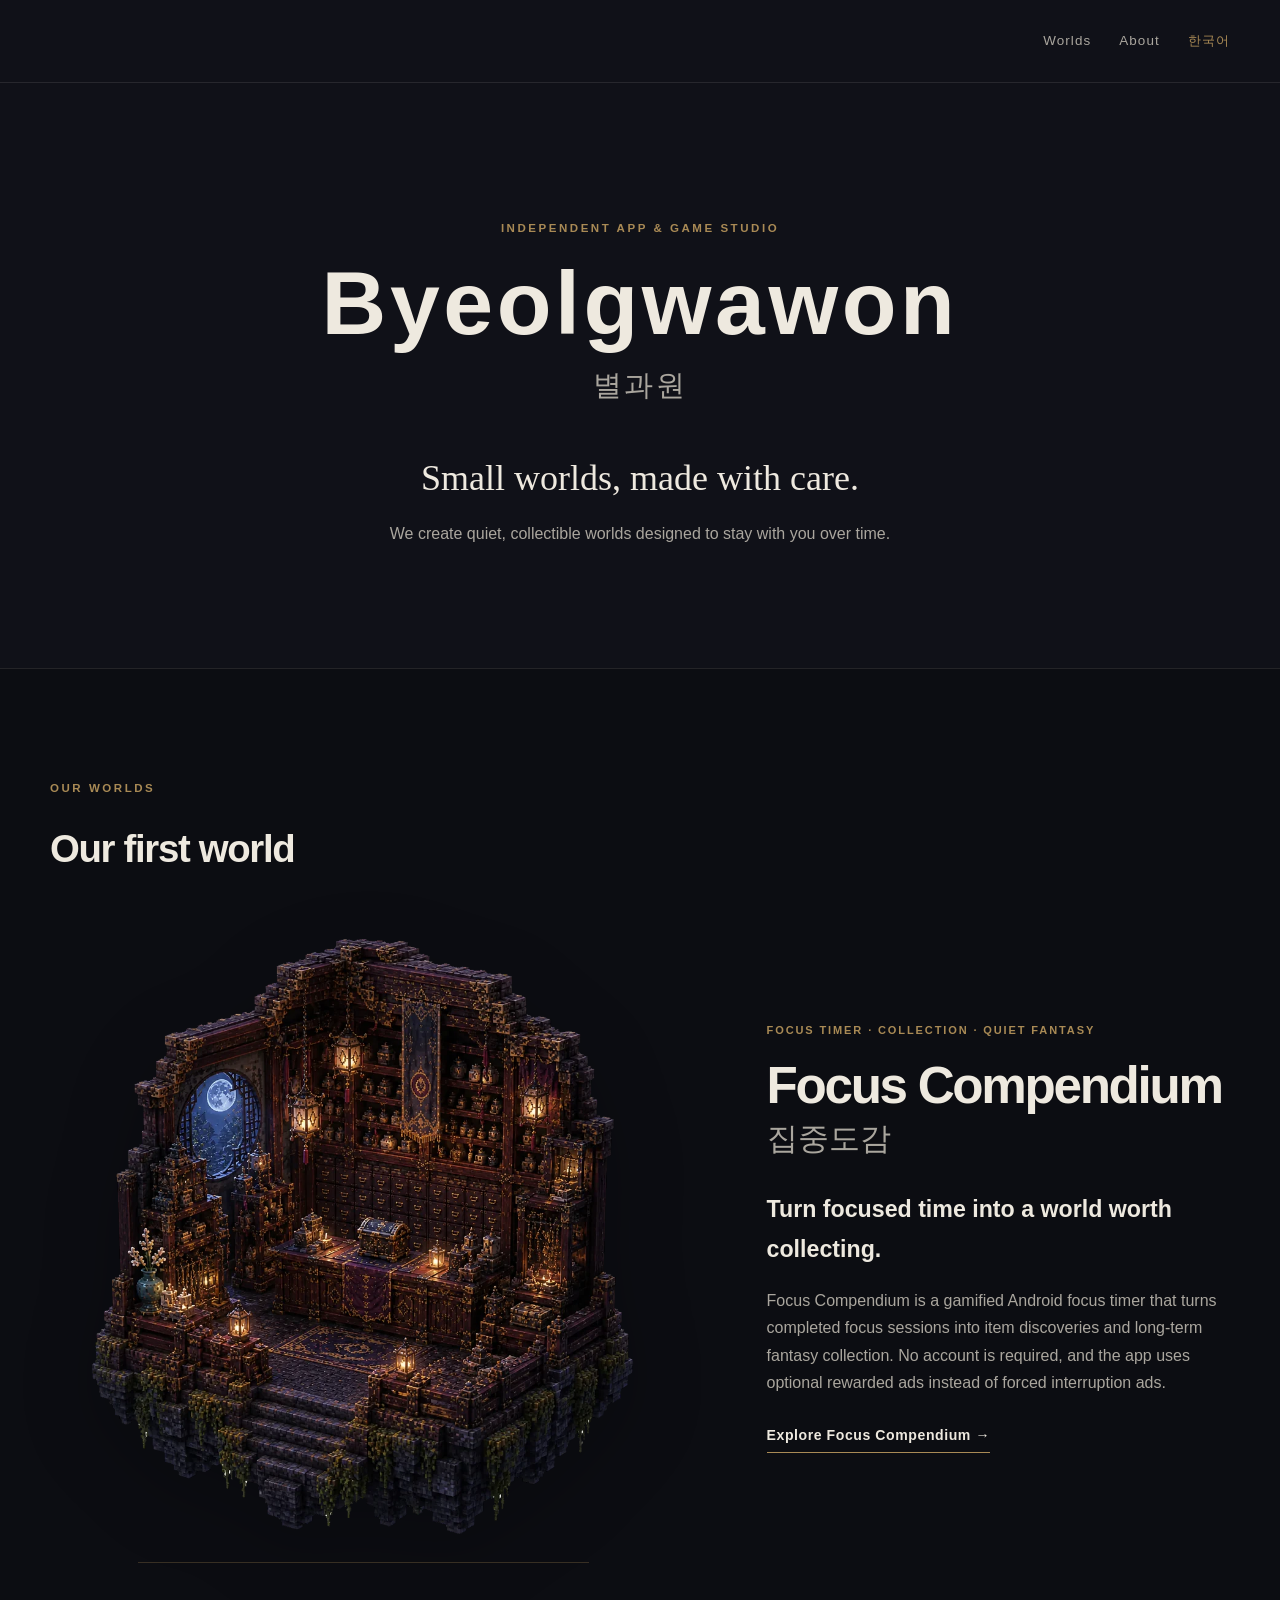
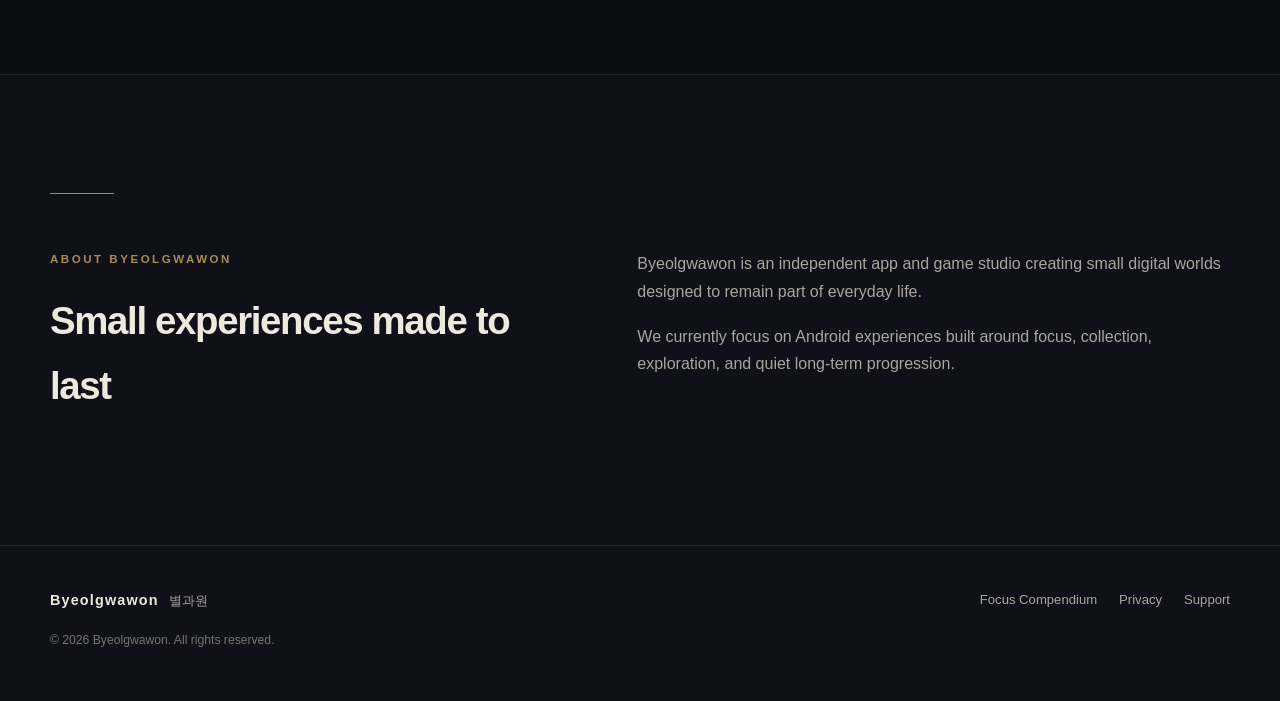
<file: index.html>
<!DOCTYPE html>
<html lang="en">
<head>
  <meta charset="utf-8">
  <meta name="viewport" content="width=device-width, initial-scale=1">
  <title>Byeolgwawon | Independent App & Game Studio</title>
  <meta name="description" content="Byeolgwawon is an independent app and game studio creating small worlds for focus, collection, and exploration.">
  <link rel="canonical" href="https://byeolgwawon.github.io/">
  <link rel="alternate" hreflang="en" href="https://byeolgwawon.github.io/">
  <link rel="alternate" hreflang="ko" href="https://byeolgwawon.github.io/ko/">
  <link rel="alternate" hreflang="x-default" href="https://byeolgwawon.github.io/">
  <meta property="og:type" content="website">
  <meta property="og:title" content="Byeolgwawon">
  <meta property="og:description" content="Small worlds, made with care.">
  <meta property="og:url" content="https://byeolgwawon.github.io/">
  <meta property="og:image" content="https://byeolgwawon.github.io/assets/focus-compendium/map_dlc_05_miniature.webp">
  <link rel="stylesheet" href="/assets/css/styles.css">
  <script type="application/ld+json">
  {
    "@context": "https://schema.org",
    "@type": "Organization",
    "name": "Byeolgwawon",
    "alternateName": "별과원",
    "url": "https://byeolgwawon.github.io/",
    "email": "privacybgw@gmail.com"
  }
  </script>
</head>
<body>
  <a class="skip-link" href="#main">Skip to content</a>
  <header class="site-header">
    <div class="shell header-inner">
      <nav class="site-nav" aria-label="Primary navigation">
        <a href="#worlds">Worlds</a>
        <a href="#about">About</a>
        <a class="lang-link" href="/ko/" lang="ko">한국어</a>
      </nav>
    </div>
  </header>

  <main id="main">
    <section class="hero shell" aria-labelledby="hero-title">
      <p class="eyebrow">INDEPENDENT APP &amp; GAME STUDIO</p>
      <h1 id="hero-title">Byeolgwawon</h1>
      <p class="hero-en" lang="ko">별과원</p>
      <p class="hero-line">Small worlds, made with care.</p>
      <p class="hero-copy">We create quiet, collectible worlds designed to stay with you over time.</p>
    </section>

    <section id="worlds" class="worlds" aria-labelledby="worlds-title">
      <div class="shell">
        <div class="section-heading">
          <p class="eyebrow">OUR WORLDS</p>
          <h2 id="worlds-title">Our first world</h2>
        </div>
        <article class="featured-world">
          <div class="world-art">
            <img src="/assets/focus-compendium/map_dlc_05_miniature.webp"
              alt="Miniature diorama of a moonlit Eastern fantasy pawnshop from Focus Compendium"
              width="1024" height="1024" decoding="async">
          </div>
          <div class="world-copy">
            <p class="world-kicker">FOCUS TIMER · COLLECTION · QUIET FANTASY</p>
            <h3>
              <span class="title-ko">Focus Compendium</span>
              <span class="title-en" lang="ko">집중도감</span>
            </h3>
            <p class="world-tagline">Turn focused time into a world worth collecting.</p>
            <p class="world-description">
              Focus Compendium is a gamified Android focus timer that turns completed focus sessions
              into item discoveries and long-term fantasy collection. No account is required,
              and the app uses optional rewarded ads instead of forced interruption ads.
            </p>
            <a class="world-link" href="/focus-compendium/">Explore Focus Compendium →</a>
          </div>
        </article>
      </div>
    </section>

    <section id="about" class="about shell" aria-labelledby="about-title">
      <div class="about-rule" aria-hidden="true"></div>
      <div class="about-grid">
        <div>
          <p class="eyebrow">ABOUT BYEOLGWAWON</p>
          <h2 id="about-title">Small experiences made to last</h2>
        </div>
        <div class="about-copy">
          <p>Byeolgwawon is an independent app and game studio creating small digital worlds designed to remain part of everyday life.</p>
          <p>We currently focus on Android experiences built around focus, collection, exploration, and quiet long-term progression.</p>
        </div>
      </div>
    </section>
  </main>

  <footer class="site-footer">
    <div class="shell footer-inner">
      <div><strong>Byeolgwawon</strong><span lang="ko">별과원</span></div>
      <nav class="footer-nav" aria-label="Footer navigation">
        <a href="/focus-compendium/">Focus Compendium</a>
        <a href="/privacy/focus-compendium/">Privacy</a>
        <a href="/support/focus-compendium/">Support</a>
      </nav>
      <p class="copyright">© 2026 Byeolgwawon. All rights reserved.</p>
    </div>
  </footer>
</body>
</html>
</file>
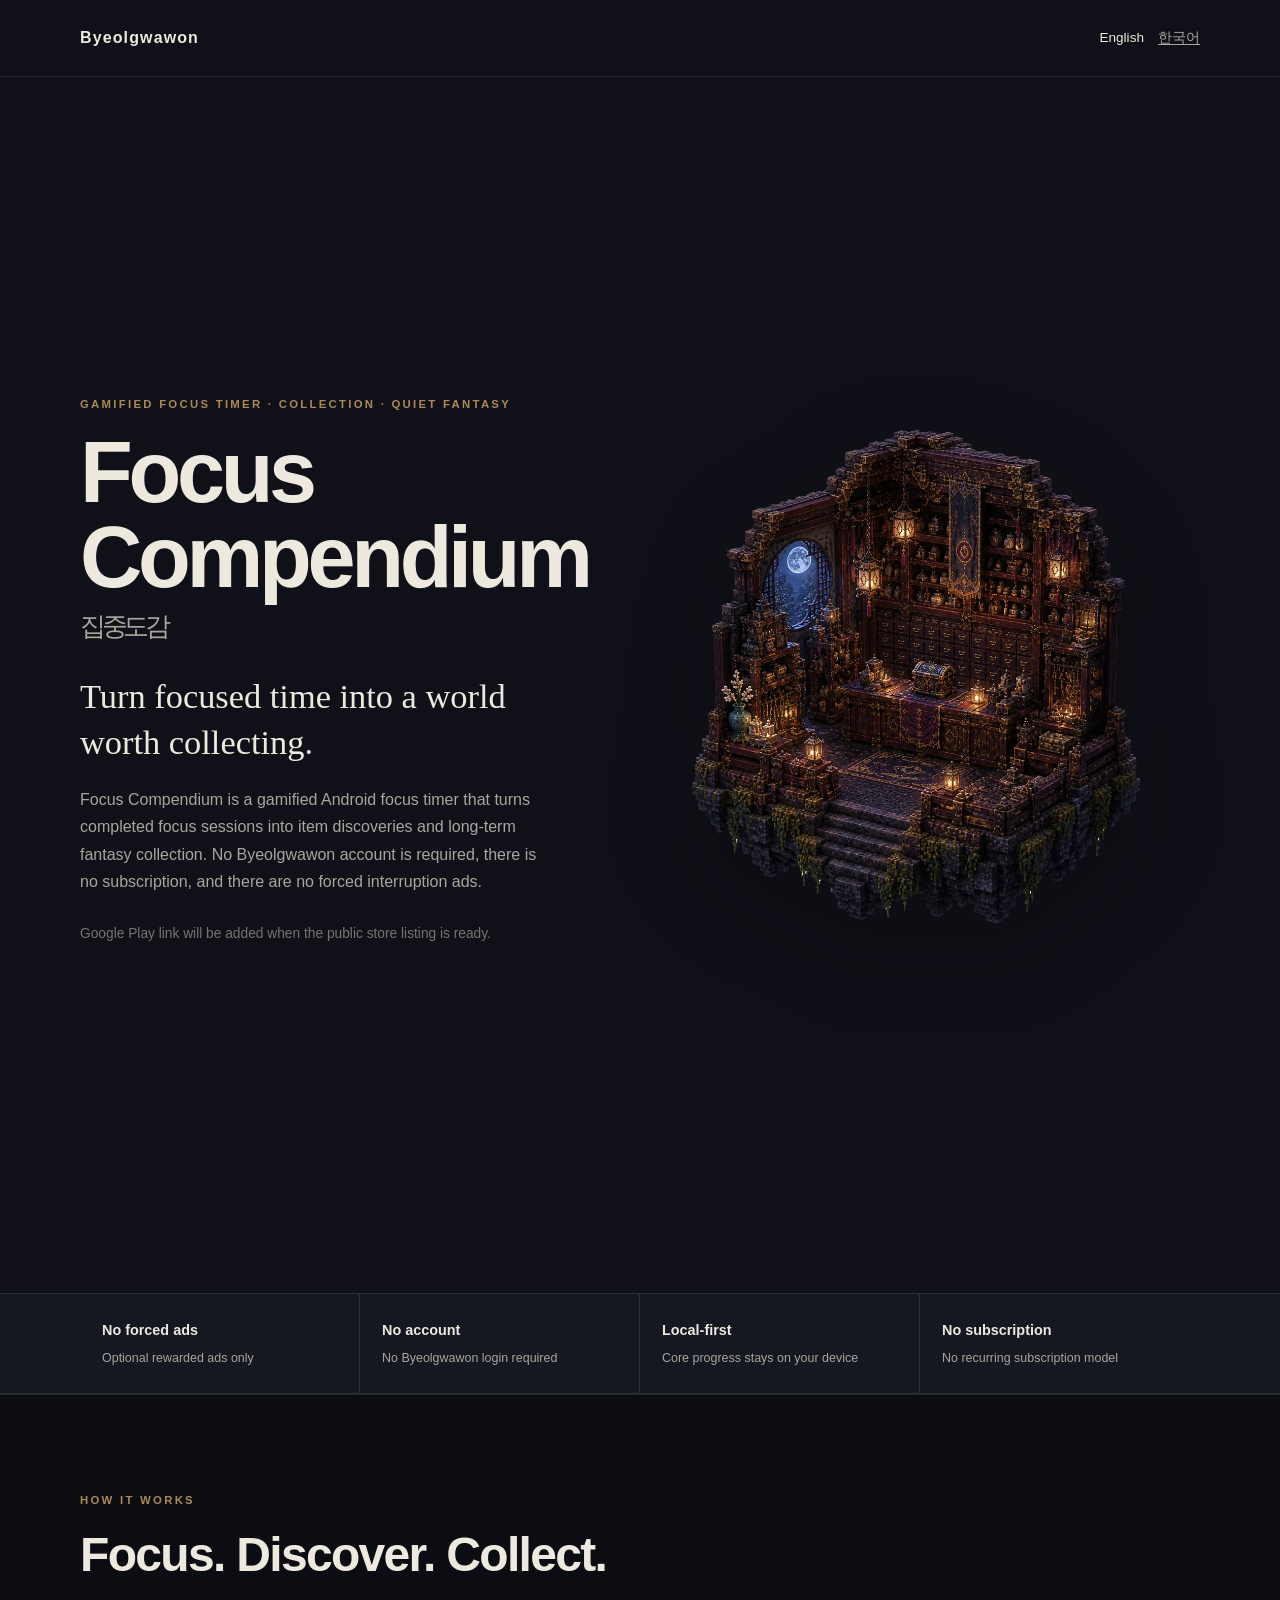
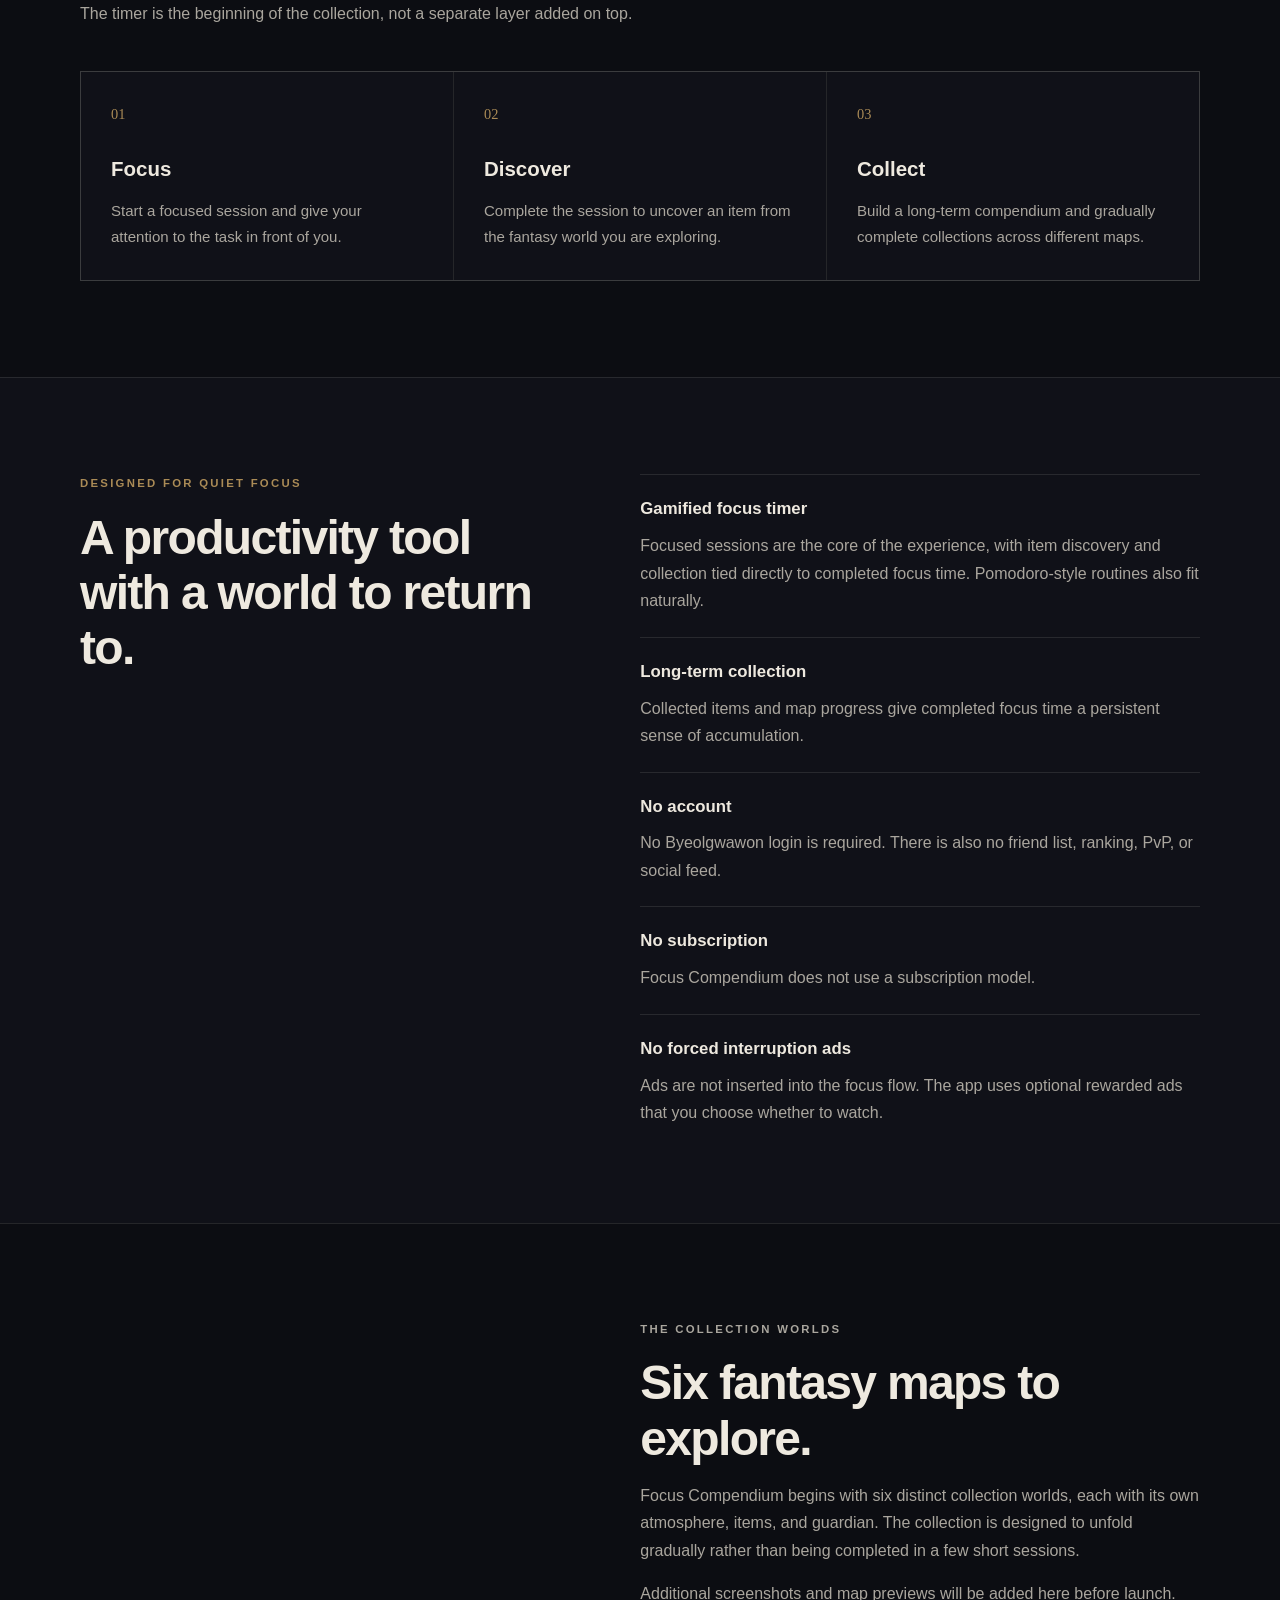
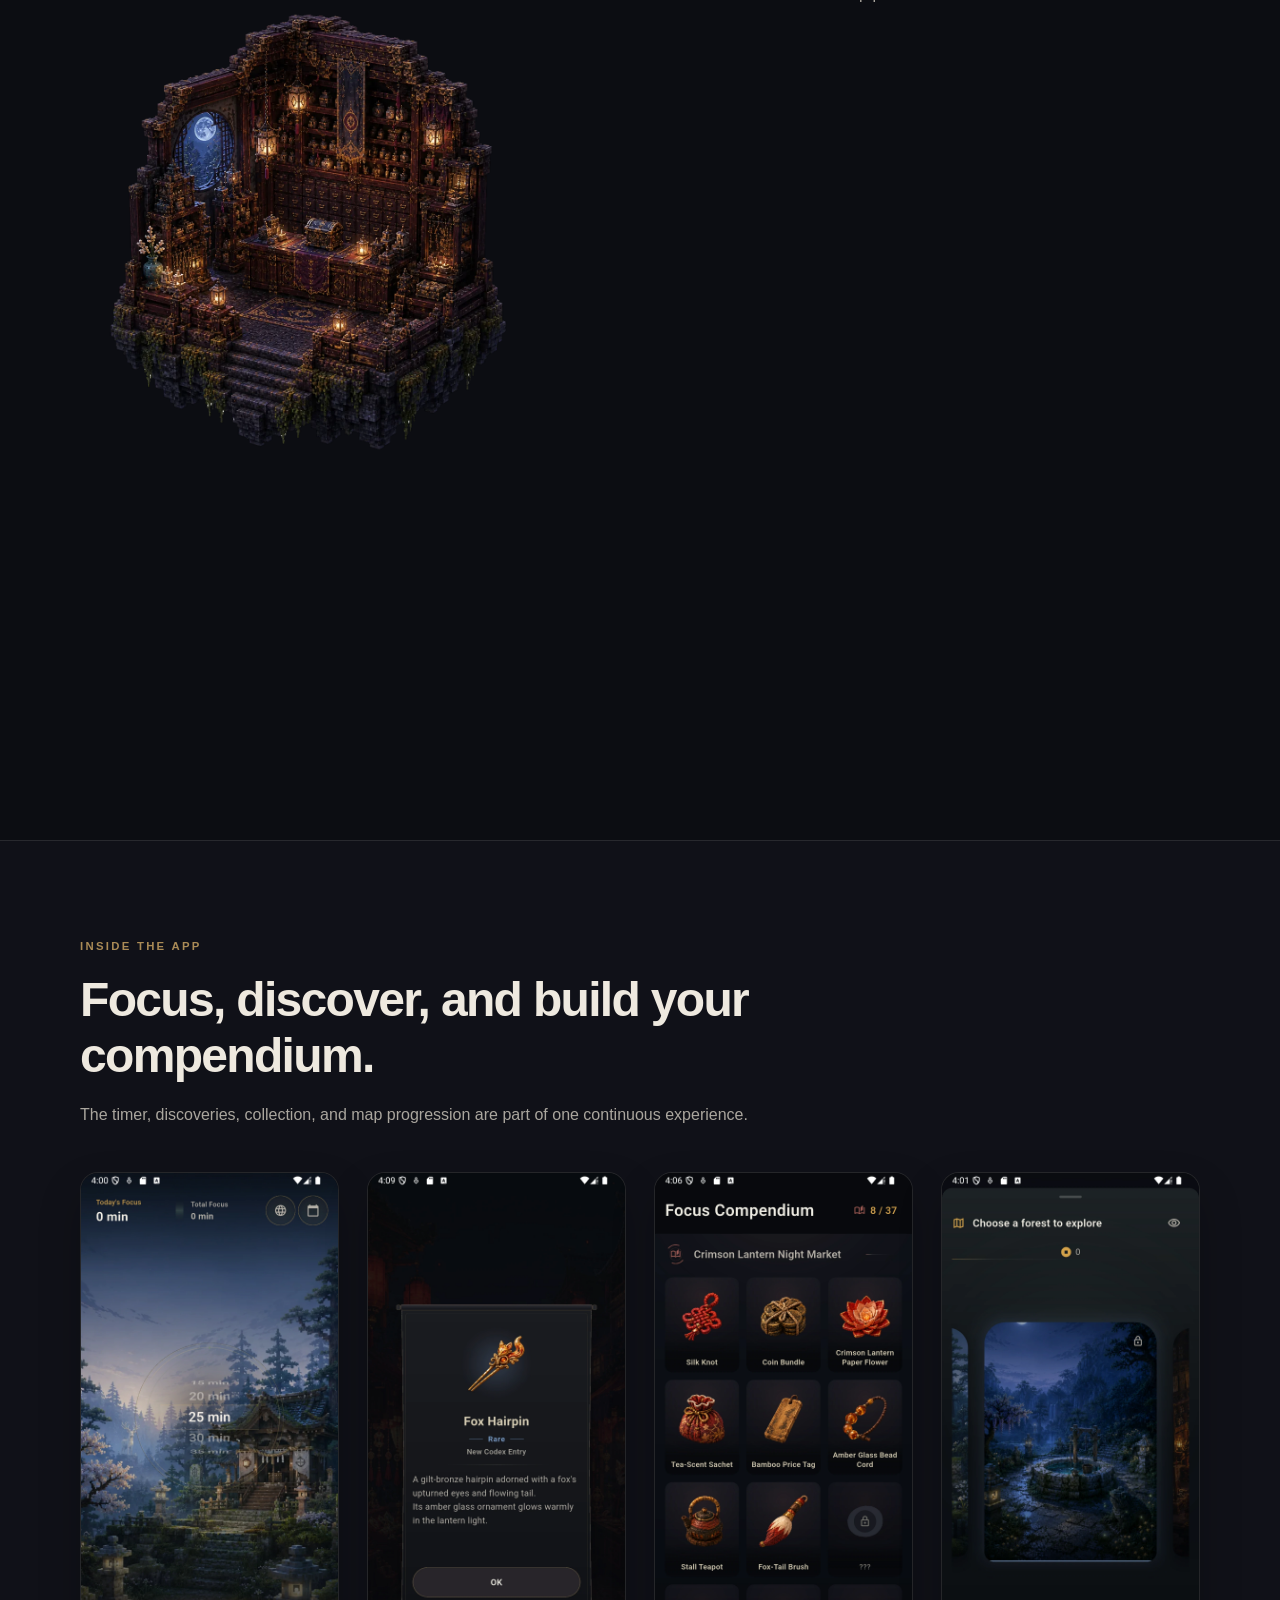
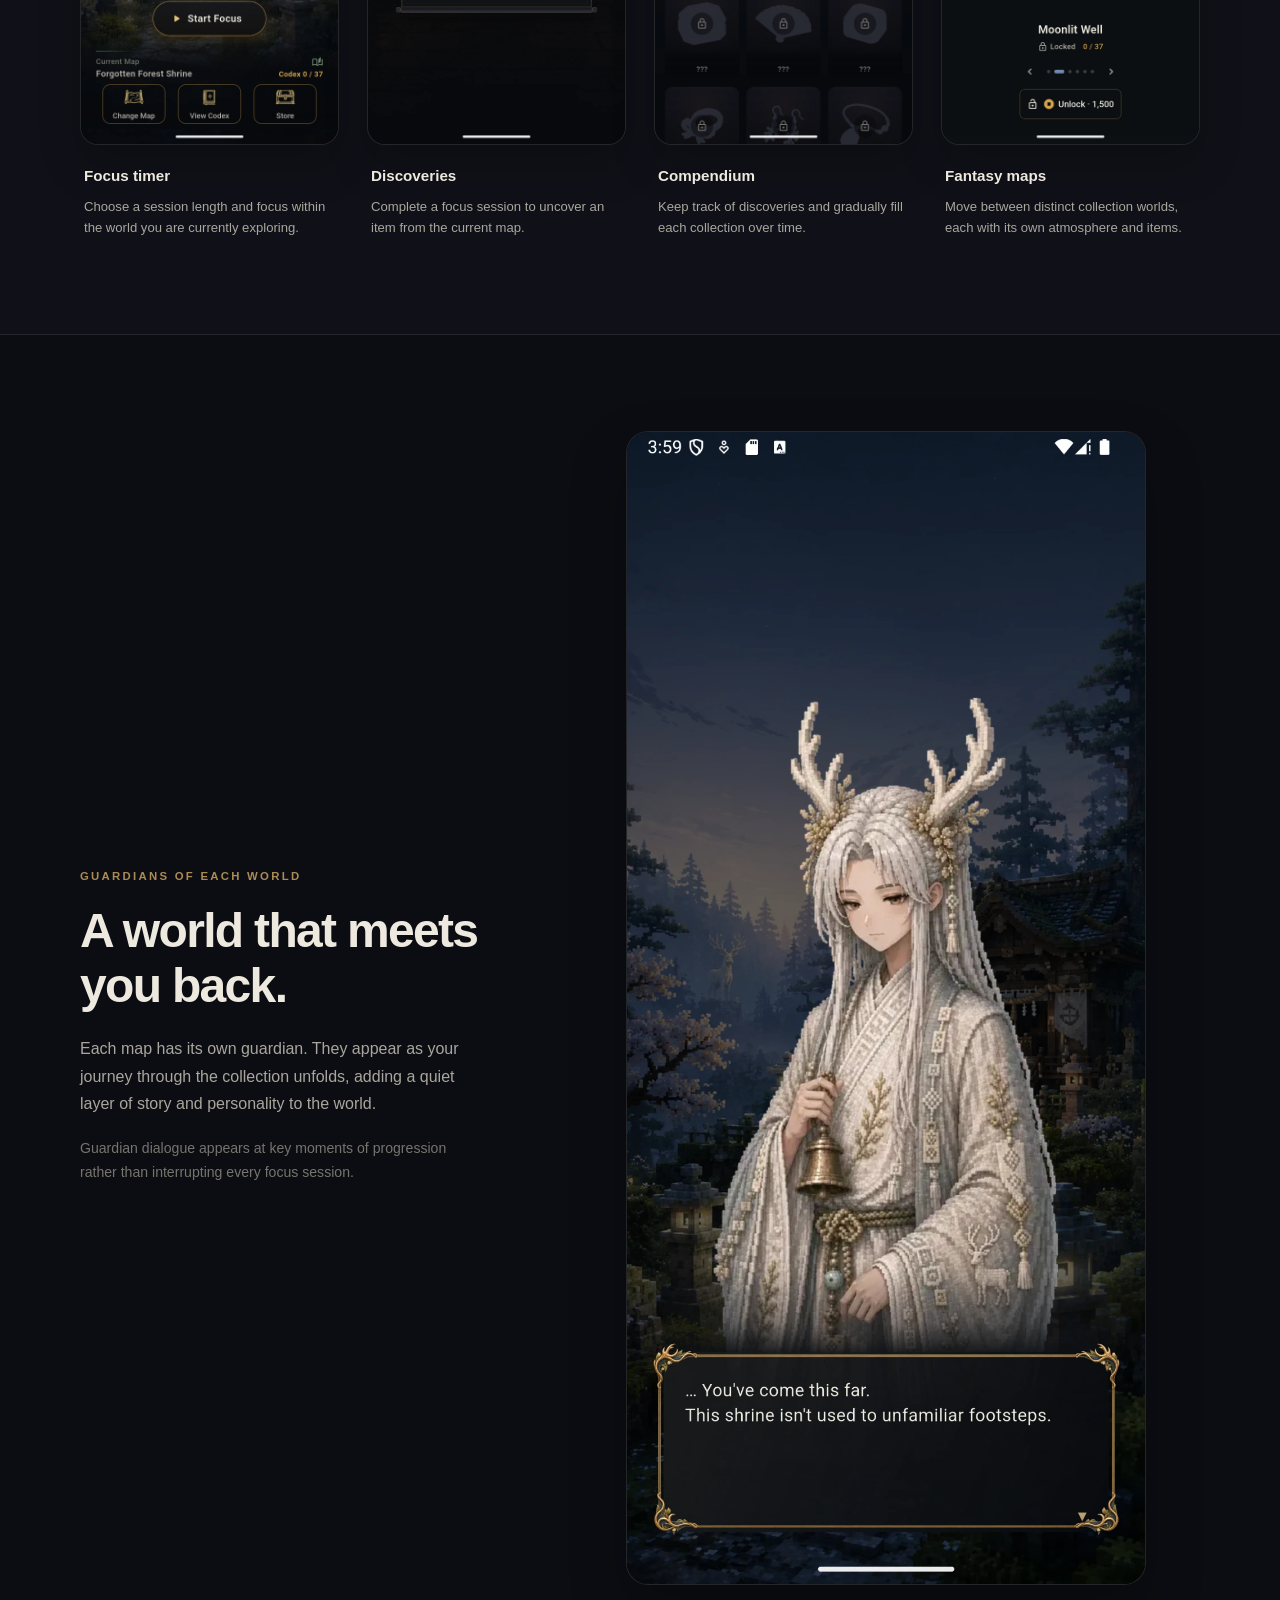
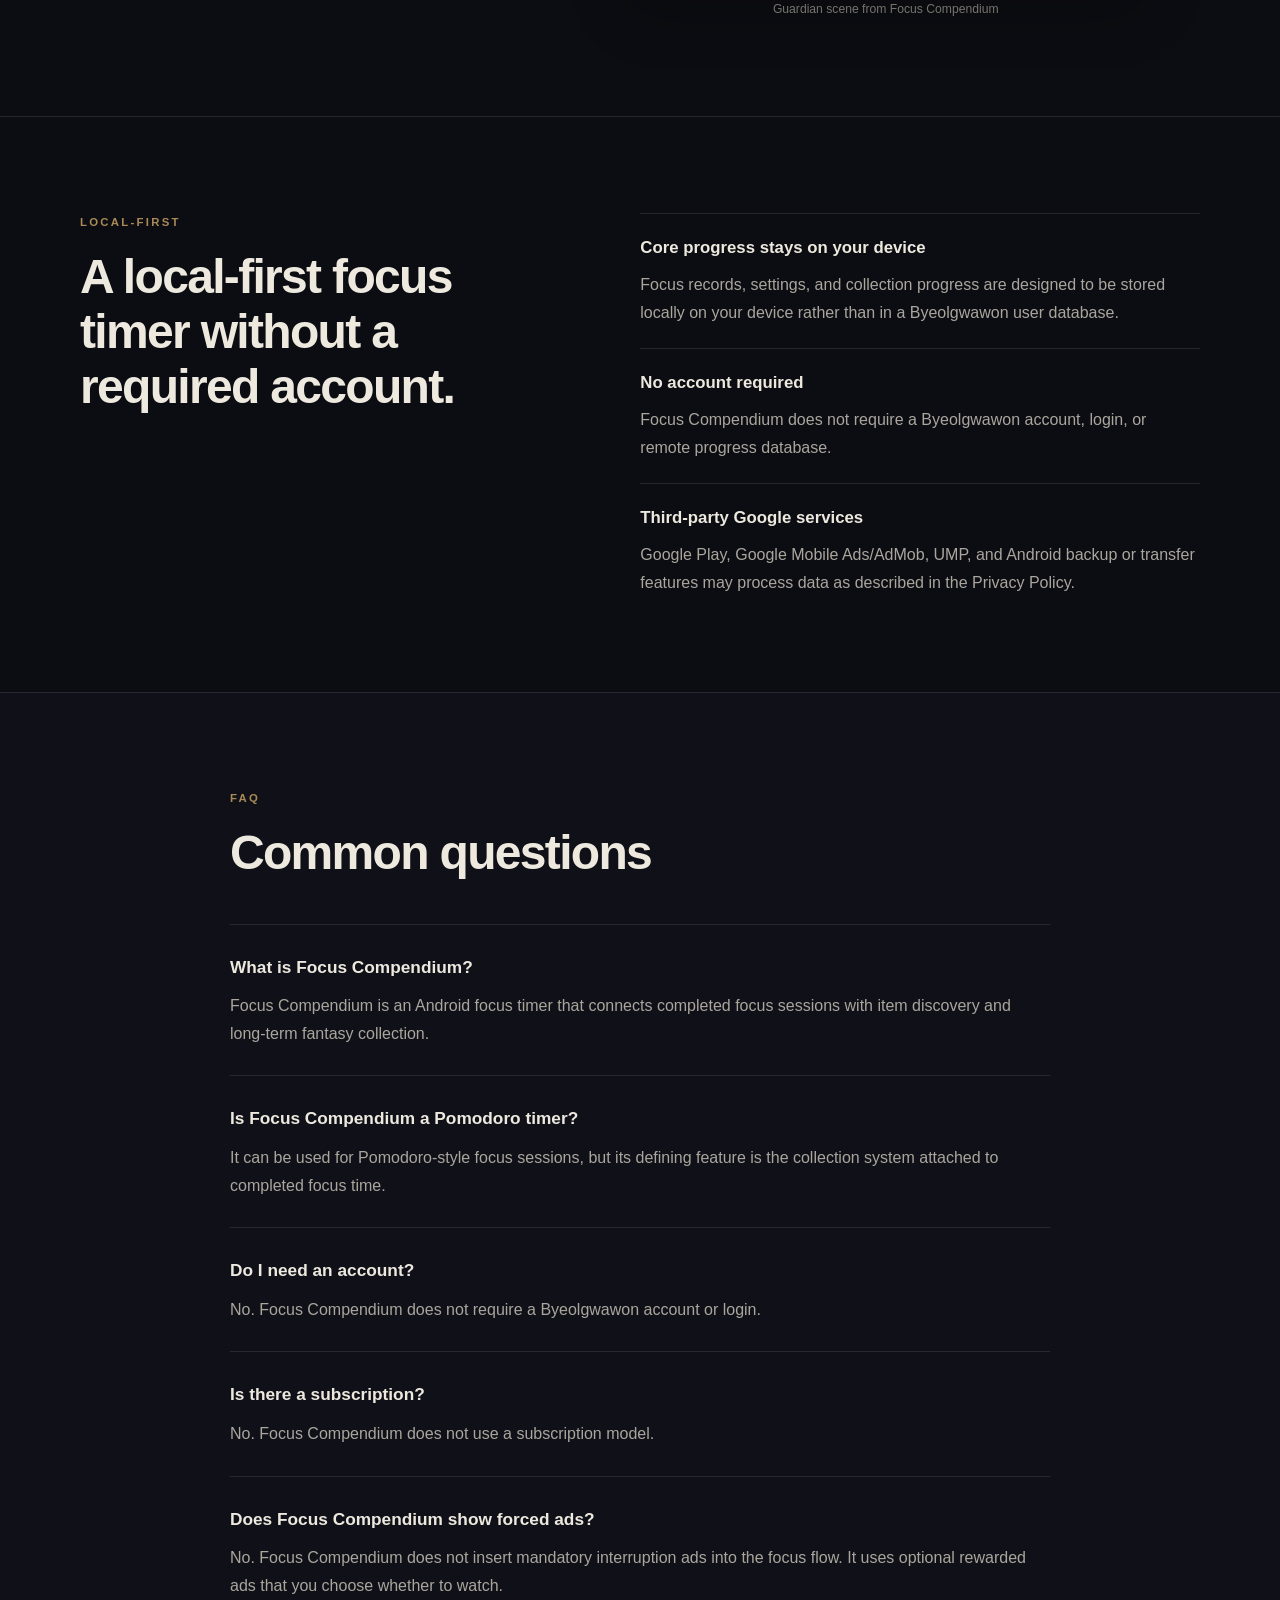
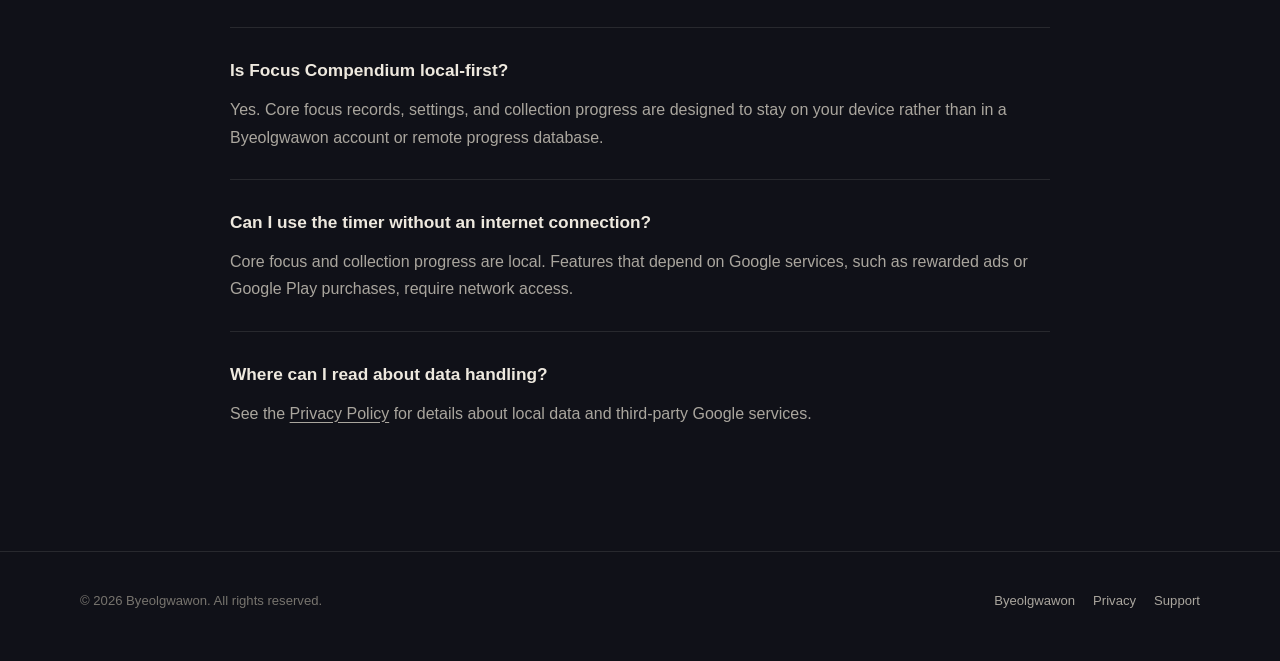
<file: focus-compendium/index.html>
<!DOCTYPE html>
<html lang="en">
<head>
  <meta charset="utf-8">
  <meta name="viewport" content="width=device-width, initial-scale=1">
  <title>Focus Compendium | Gamified Focus Timer & Fantasy Collection</title>
  <meta name="description" content="A gamified Android focus timer with fantasy collection, no account, no subscription, and no forced interruption ads. Core progress stays local.">
  <link rel="canonical" href="https://byeolgwawon.github.io/focus-compendium/">
  <link rel="alternate" hreflang="en" href="https://byeolgwawon.github.io/focus-compendium/">
  <link rel="alternate" hreflang="ko" href="https://byeolgwawon.github.io/ko/focus-compendium/">
  <link rel="alternate" hreflang="x-default" href="https://byeolgwawon.github.io/focus-compendium/">
  <meta property="og:type" content="website">
  <meta property="og:title" content="Focus Compendium">
  <meta property="og:description" content="A gamified focus timer with fantasy collection, no forced ads, no account, and local-first progress.">
  <meta property="og:url" content="https://byeolgwawon.github.io/focus-compendium/">
  <meta property="og:image" content="https://byeolgwawon.github.io/assets/focus-compendium/map_dlc_05_miniature.webp">
  <link rel="stylesheet" href="/assets/css/focus-compendium.css">
  <script type="application/ld+json">
  {
    "@context": "https://schema.org",
    "@type": "SoftwareApplication",
    "name": "Focus Compendium",
    "alternateName": "집중도감",
    "applicationCategory": "UtilitiesApplication",
    "operatingSystem": "Android",
    "url": "https://byeolgwawon.github.io/focus-compendium/",
    "screenshot": [
      "https://byeolgwawon.github.io/assets/focus-compendium/screenshots/en/01-home.webp",
      "https://byeolgwawon.github.io/assets/focus-compendium/screenshots/en/02-discovery.webp",
      "https://byeolgwawon.github.io/assets/focus-compendium/screenshots/en/03-compendium.webp",
      "https://byeolgwawon.github.io/assets/focus-compendium/screenshots/en/04-map.webp",
      "https://byeolgwawon.github.io/assets/focus-compendium/screenshots/shared/05-guardian.webp"
    ],
    "description": "A gamified Android focus timer with fantasy item collection, no account requirement, no subscription, and optional rewarded ads.",
    "offers": {
      "@type": "Offer",
      "price": "0",
      "priceCurrency": "USD"
    },
    "author": {
      "@type": "Organization",
      "name": "Byeolgwawon",
      "alternateName": "별과원"
    }
  }
  </script>
</head>
<body>
  <header class="site-header">
    <div class="shell header-inner">
      <a class="home-link" href="/">Byeolgwawon</a>
      <nav class="lang-switch" aria-label="Language">
        <a href="/focus-compendium/" aria-current="page">English</a>
        <a href="/ko/focus-compendium/" lang="ko">한국어</a>
      </nav>
    </div>
  </header>

  <main>
    <section class="hero shell">
      <div class="hero-grid">
        <div>
          <p class="eyebrow">GAMIFIED FOCUS TIMER · COLLECTION · QUIET FANTASY</p>
          <h1>Focus Compendium <span class="app-ko" lang="ko">집중도감</span></h1>
          <p class="tagline">Turn focused time into a world worth collecting.</p>
          <p class="hero-copy">
            Focus Compendium is a gamified Android focus timer that turns completed focus sessions
            into item discoveries and long-term fantasy collection. No Byeolgwawon account is
            required, there is no subscription, and there are no forced interruption ads.
          </p>
          <p class="release-note">Google Play link will be added when the public store listing is ready.</p>
        </div>
        <div class="hero-art">
          <img src="/assets/focus-compendium/map_dlc_05_miniature.webp"
            alt="Moonlit Eastern fantasy miniature diorama representing one of the worlds in Focus Compendium"
            width="1024" height="1024">
        </div>
      </div>
    </section>

    <section class="trust-band" aria-label="Focus Compendium key principles">
      <div class="shell trust-strip">
        <div><strong>No forced ads</strong><span>Optional rewarded ads only</span></div>
        <div><strong>No account</strong><span>No Byeolgwawon login required</span></div>
        <div><strong>Local-first</strong><span>Core progress stays on your device</span></div>
        <div><strong>No subscription</strong><span>No recurring subscription model</span></div>
      </div>
    </section>

    <section class="section dark">
      <div class="shell">
        <div class="section-head">
          <p class="eyebrow">HOW IT WORKS</p>
          <h2>Focus. Discover. Collect.</h2>
          <p class="section-intro">The timer is the beginning of the collection, not a separate layer added on top.</p>
        </div>
        <div class="flow">
          <article class="flow-step">
            <span class="step-number">01</span>
            <h3>Focus</h3>
            <p>Start a focused session and give your attention to the task in front of you.</p>
          </article>
          <article class="flow-step">
            <span class="step-number">02</span>
            <h3>Discover</h3>
            <p>Complete the session to uncover an item from the fantasy world you are exploring.</p>
          </article>
          <article class="flow-step">
            <span class="step-number">03</span>
            <h3>Collect</h3>
            <p>Build a long-term compendium and gradually complete collections across different maps.</p>
          </article>
        </div>
      </div>
    </section>

    <section class="section">
      <div class="shell two-col">
        <div>
          <p class="eyebrow">DESIGNED FOR QUIET FOCUS</p>
          <h2>A productivity tool with a world to return to.</h2>
        </div>
        <div class="feature-list">
          <div class="feature">
            <h3>Gamified focus timer</h3>
            <p>Focused sessions are the core of the experience, with item discovery and collection tied directly to completed focus time. Pomodoro-style routines also fit naturally.</p>
          </div>
          <div class="feature">
            <h3>Long-term collection</h3>
            <p>Collected items and map progress give completed focus time a persistent sense of accumulation.</p>
          </div>
          <div class="feature">
            <h3>No account</h3>
            <p>No Byeolgwawon login is required. There is also no friend list, ranking, PvP, or social feed.</p>
          </div>
          <div class="feature">
            <h3>No subscription</h3>
            <p>Focus Compendium does not use a subscription model.</p>
          </div>
          <div class="feature">
            <h3>No forced interruption ads</h3>
            <p>Ads are not inserted into the focus flow. The app uses optional rewarded ads that you choose whether to watch.</p>
          </div>
        </div>
      </div>
    </section>

    <section class="section dark">
      <div class="shell two-col">
        <div class="map-art">
          <img src="/assets/focus-compendium/map_dlc_05_miniature.webp"
            alt="Miniature fantasy environment from Focus Compendium" width="1024" height="1024" loading="lazy">
        </div>
        <div class="map-copy">
          <p class="eyebrow">THE COLLECTION WORLDS</p>
          <h2>Six fantasy maps to explore.</h2>
          <p>
            Focus Compendium begins with six distinct collection worlds, each with its own
            atmosphere, items, and guardian. The collection is designed to unfold gradually
            rather than being completed in a few short sessions.
          </p>
          <p>
            Additional screenshots and map previews will be added here before launch.
          </p>
        </div>
      </div>
    </section>



    <section class="section screenshot-section">
      <div class="shell">
        <div class="section-head">
          <p class="eyebrow">INSIDE THE APP</p>
          <h2>Focus, discover, and build your compendium.</h2>
          <p class="section-intro">
            The timer, discoveries, collection, and map progression are part of one continuous experience.
          </p>
        </div>

        <div class="screenshots-grid">
          <figure class="screenshot-card">
            <img
              src="/assets/focus-compendium/screenshots/en/01-home.webp"
              alt="Focus Compendium home screen showing the focus timer, current map, and navigation to the compendium and store"
              width="1080"
              height="2400"
              loading="lazy"
              decoding="async"
            >
            <figcaption>
              <strong>Focus timer</strong>
              <span>Choose a session length and focus within the world you are currently exploring.</span>
            </figcaption>
          </figure>

          <figure class="screenshot-card">
            <img
              src="/assets/focus-compendium/screenshots/en/02-discovery.webp"
              alt="Focus Compendium discovery screen showing a newly discovered collectible item after a completed focus session"
              width="1080"
              height="2400"
              loading="lazy"
              decoding="async"
            >
            <figcaption>
              <strong>Discoveries</strong>
              <span>Complete a focus session to uncover an item from the current map.</span>
            </figcaption>
          </figure>

          <figure class="screenshot-card">
            <img
              src="/assets/focus-compendium/screenshots/en/03-compendium.webp"
              alt="Focus Compendium collection screen showing the compendium grid of discovered and undiscovered items"
              width="1080"
              height="2400"
              loading="lazy"
              decoding="async"
            >
            <figcaption>
              <strong>Compendium</strong>
              <span>Keep track of discoveries and gradually fill each collection over time.</span>
            </figcaption>
          </figure>

          <figure class="screenshot-card">
            <img
              src="/assets/focus-compendium/screenshots/en/04-map.webp"
              alt="Focus Compendium map selection screen showing multiple fantasy worlds available to explore"
              width="1080"
              height="2400"
              loading="lazy"
              decoding="async"
            >
            <figcaption>
              <strong>Fantasy maps</strong>
              <span>Move between distinct collection worlds, each with its own atmosphere and items.</span>
            </figcaption>
          </figure>
        </div>
      </div>
    </section>


    <section class="section guardian-section dark">
      <div class="shell guardian-feature">
        <div class="guardian-copy">
          <p class="eyebrow">GUARDIANS OF EACH WORLD</p>
          <h2>A world that meets you back.</h2>
          <p>
            Each map has its own guardian. They appear as your journey through the
            collection unfolds, adding a quiet layer of story and personality to the world.
          </p>
          <p class="guardian-note">
            Guardian dialogue appears at key moments of progression rather than interrupting every focus session.
          </p>
        </div>

        <figure class="guardian-shot">
          <img
            src="/assets/focus-compendium/screenshots/shared/05-guardian.webp"
            alt="Focus Compendium Guardian dialogue scene showing the white deer guardian in a moonlit shrine"
            width="921"
            height="2048"
            loading="lazy"
            decoding="async"
          >
          <figcaption>Guardian scene from Focus Compendium</figcaption>
        </figure>
      </div>
    </section>

    <section class="section dark">
      <div class="shell two-col">
        <div>
          <p class="eyebrow">LOCAL-FIRST</p>
          <h2>A local-first focus timer without a required account.</h2>
        </div>
        <div class="feature-list">
          <div class="feature">
            <h3>Core progress stays on your device</h3>
            <p>Focus records, settings, and collection progress are designed to be stored locally on your device rather than in a Byeolgwawon user database.</p>
          </div>
          <div class="feature">
            <h3>No account required</h3>
            <p>Focus Compendium does not require a Byeolgwawon account, login, or remote progress database.</p>
          </div>
          <div class="feature">
            <h3>Third-party Google services</h3>
            <p>Google Play, Google Mobile Ads/AdMob, UMP, and Android backup or transfer features may process data as described in the Privacy Policy.</p>
          </div>
        </div>
      </div>
    </section>

    <section class="section">
      <div class="shell faq">
        <div class="section-head">
          <p class="eyebrow">FAQ</p>
          <h2>Common questions</h2>
        </div>

        <div class="faq-item">
          <h3>What is Focus Compendium?</h3>
          <p>Focus Compendium is an Android focus timer that connects completed focus sessions with item discovery and long-term fantasy collection.</p>
        </div>
        <div class="faq-item">
          <h3>Is Focus Compendium a Pomodoro timer?</h3>
          <p>It can be used for Pomodoro-style focus sessions, but its defining feature is the collection system attached to completed focus time.</p>
        </div>
        <div class="faq-item">
          <h3>Do I need an account?</h3>
          <p>No. Focus Compendium does not require a Byeolgwawon account or login.</p>
        </div>
        <div class="faq-item">
          <h3>Is there a subscription?</h3>
          <p>No. Focus Compendium does not use a subscription model.</p>
        </div>
        <div class="faq-item">
          <h3>Does Focus Compendium show forced ads?</h3>
          <p>No. Focus Compendium does not insert mandatory interruption ads into the focus flow. It uses optional rewarded ads that you choose whether to watch.</p>
        </div>
        <div class="faq-item">
          <h3>Is Focus Compendium local-first?</h3>
          <p>Yes. Core focus records, settings, and collection progress are designed to stay on your device rather than in a Byeolgwawon account or remote progress database.</p>
        </div>
        <div class="faq-item">
          <h3>Can I use the timer without an internet connection?</h3>
          <p>Core focus and collection progress are local. Features that depend on Google services, such as rewarded ads or Google Play purchases, require network access.</p>
        </div>
        <div class="faq-item">
          <h3>Where can I read about data handling?</h3>
          <p>See the <a href="/privacy/focus-compendium/">Privacy Policy</a> for details about local data and third-party Google services.</p>
        </div>
      </div>
    </section>
  </main>

  <footer class="site-footer">
    <div class="shell footer-inner">
      <span>© 2026 Byeolgwawon. All rights reserved.</span>
      <div class="footer-links">
        <a href="/">Byeolgwawon</a>
        <a href="/privacy/focus-compendium/">Privacy</a>
        <a href="/support/focus-compendium/">Support</a>
      </div>
    </div>
  </footer>
</body>
</html>
</file>
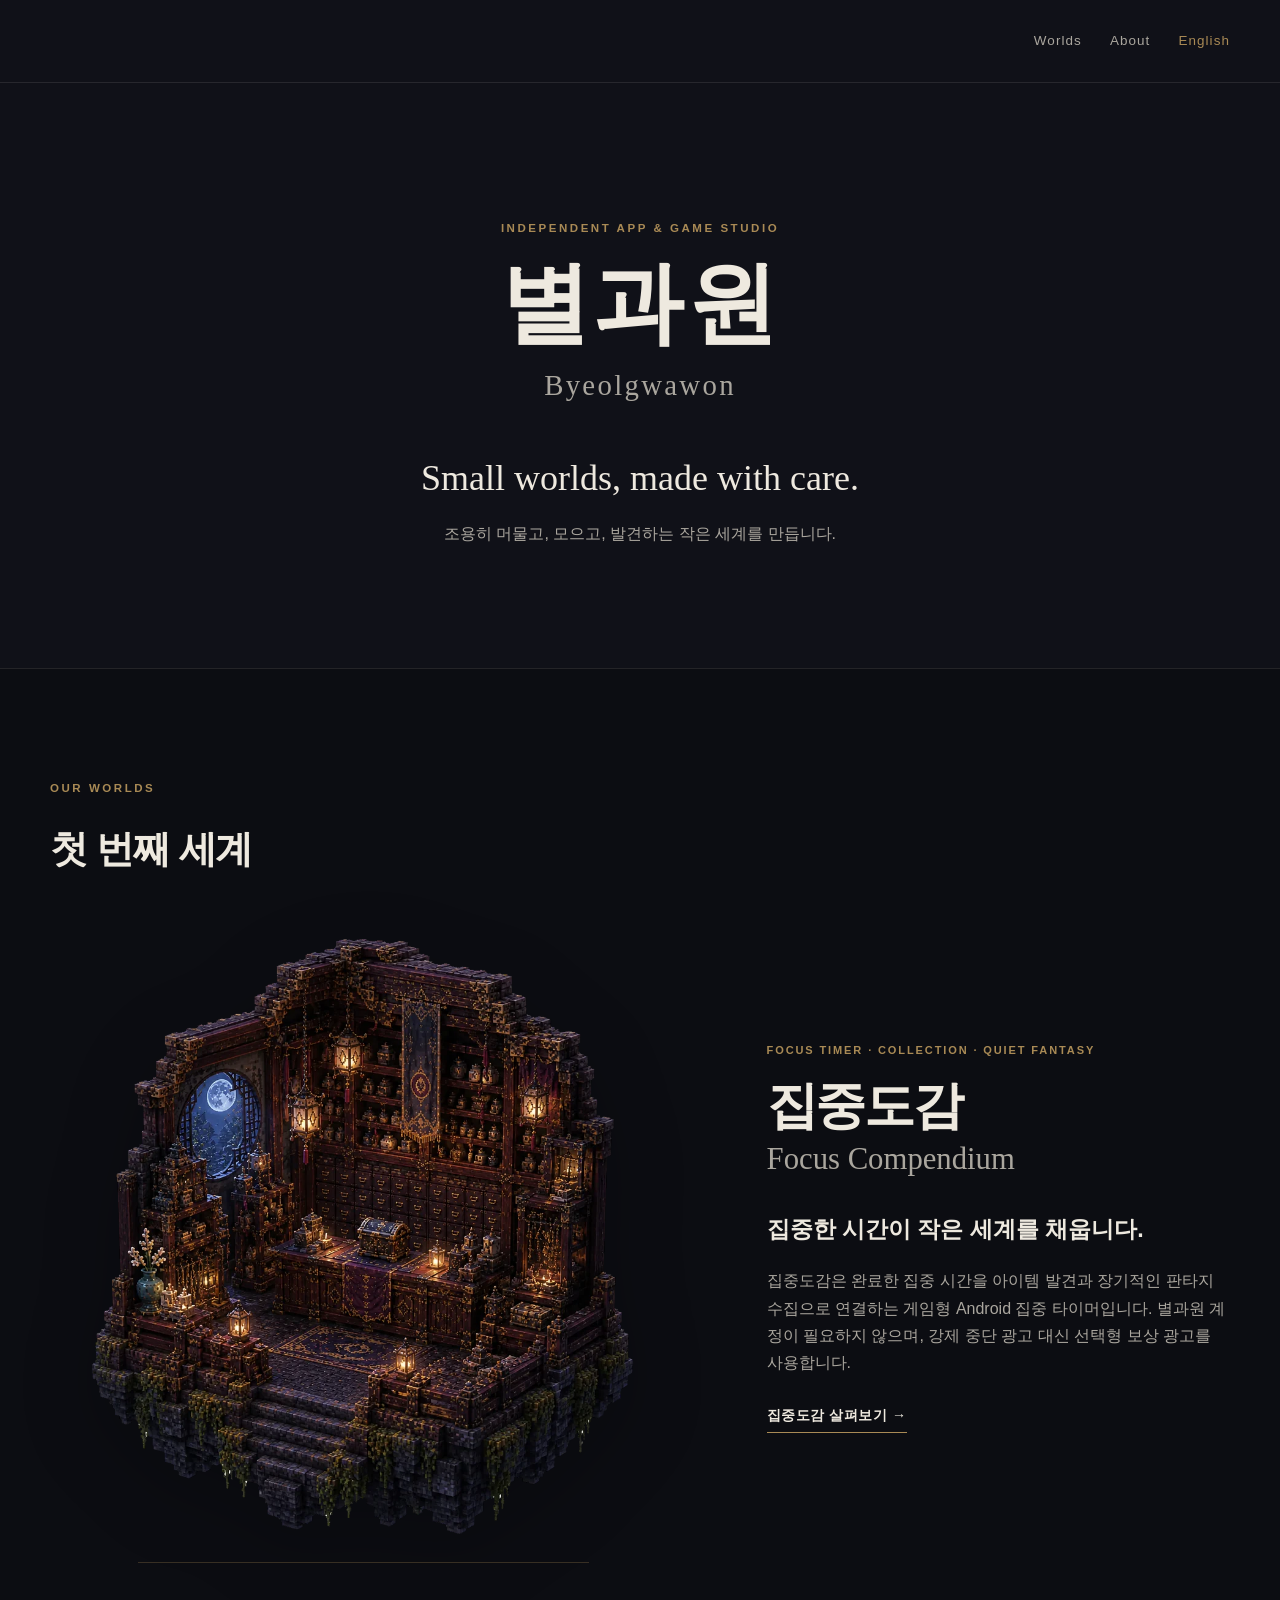
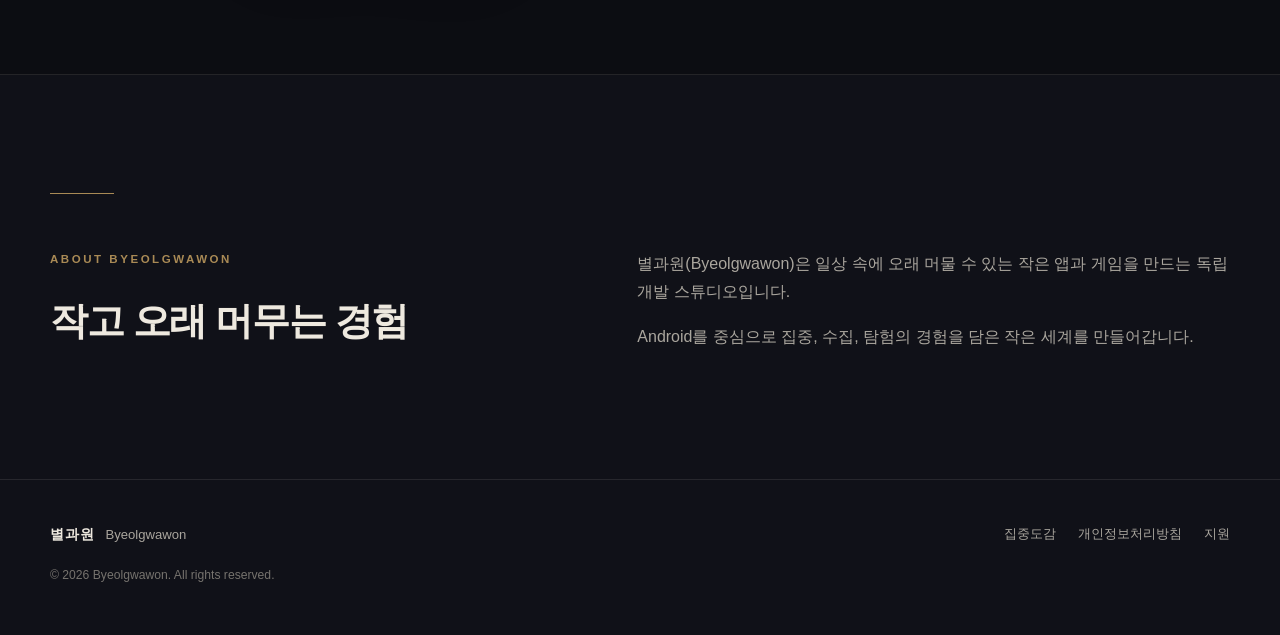
<file: ko/index.html>
<!DOCTYPE html>
<html lang="ko">
<head>
  <meta charset="utf-8">
  <meta name="viewport" content="width=device-width, initial-scale=1">
  <title>별과원 | 독립 앱·게임 개발 스튜디오</title>
  <meta name="description" content="별과원(Byeolgwawon)은 집중, 수집, 탐험의 경험을 담은 작은 앱과 게임을 만드는 독립 개발 스튜디오입니다.">
  <link rel="canonical" href="https://byeolgwawon.github.io/ko/">
  <link rel="alternate" hreflang="en" href="https://byeolgwawon.github.io/">
  <link rel="alternate" hreflang="ko" href="https://byeolgwawon.github.io/ko/">
  <link rel="alternate" hreflang="x-default" href="https://byeolgwawon.github.io/">
  <meta property="og:type" content="website">
  <meta property="og:title" content="별과원 | Byeolgwawon">
  <meta property="og:description" content="조용히 머물고, 모으고, 발견하는 작은 세계를 만듭니다.">
  <meta property="og:url" content="https://byeolgwawon.github.io/ko/">
  <meta property="og:image" content="https://byeolgwawon.github.io/assets/focus-compendium/map_dlc_05_miniature.webp">
  <link rel="stylesheet" href="/assets/css/styles.css">
</head>
<body>
  <a class="skip-link" href="#main">본문으로 건너뛰기</a>
  <header class="site-header">
    <div class="shell header-inner">
      <nav class="site-nav" aria-label="주요 메뉴">
        <a href="#worlds">Worlds</a>
        <a href="#about">About</a>
        <a class="lang-link" href="/" lang="en">English</a>
      </nav>
    </div>
  </header>

  <main id="main">
    <section class="hero shell" aria-labelledby="hero-title">
      <p class="eyebrow">INDEPENDENT APP &amp; GAME STUDIO</p>
      <h1 id="hero-title">별과원</h1>
      <p class="hero-en">Byeolgwawon</p>
      <p class="hero-line">Small worlds, made with care.</p>
      <p class="hero-copy">조용히 머물고, 모으고, 발견하는 작은 세계를 만듭니다.</p>
    </section>

    <section id="worlds" class="worlds" aria-labelledby="worlds-title">
      <div class="shell">
        <div class="section-heading">
          <p class="eyebrow">OUR WORLDS</p>
          <h2 id="worlds-title">첫 번째 세계</h2>
        </div>
        <article class="featured-world">
          <div class="world-art">
            <img src="/assets/focus-compendium/map_dlc_05_miniature.webp"
              alt="달빛과 등불이 비치는 동양 판타지 전당포를 표현한 집중도감 미니어처 디오라마"
              width="1024" height="1024" decoding="async">
          </div>
          <div class="world-copy">
            <p class="world-kicker">FOCUS TIMER · COLLECTION · QUIET FANTASY</p>
            <h3>
              <span class="title-ko">집중도감</span>
              <span class="title-en">Focus Compendium</span>
            </h3>
            <p class="world-tagline">집중한 시간이 작은 세계를 채웁니다.</p>
            <p class="world-description">
              집중도감은 완료한 집중 시간을 아이템 발견과 장기적인 판타지 수집으로 연결하는
              게임형 Android 집중 타이머입니다. 별과원 계정이 필요하지 않으며,
              강제 중단 광고 대신 선택형 보상 광고를 사용합니다.
            </p>
            <a class="world-link" href="/ko/focus-compendium/">집중도감 살펴보기 →</a>
          </div>
        </article>
      </div>
    </section>

    <section id="about" class="about shell" aria-labelledby="about-title">
      <div class="about-rule" aria-hidden="true"></div>
      <div class="about-grid">
        <div>
          <p class="eyebrow">ABOUT BYEOLGWAWON</p>
          <h2 id="about-title">작고 오래 머무는 경험</h2>
        </div>
        <div class="about-copy">
          <p>별과원(Byeolgwawon)은 일상 속에 오래 머물 수 있는 작은 앱과 게임을 만드는 독립 개발 스튜디오입니다.</p>
          <p>Android를 중심으로 집중, 수집, 탐험의 경험을 담은 작은 세계를 만들어갑니다.</p>
        </div>
      </div>
    </section>
  </main>

  <footer class="site-footer">
    <div class="shell footer-inner">
      <div><strong>별과원</strong><span>Byeolgwawon</span></div>
      <nav class="footer-nav" aria-label="하단 메뉴">
        <a href="/ko/focus-compendium/">집중도감</a>
        <a href="/ko/privacy/focus-compendium/">개인정보처리방침</a>
        <a href="/ko/support/focus-compendium/">지원</a>
      </nav>
      <p class="copyright">© 2026 Byeolgwawon. All rights reserved.</p>
    </div>
  </footer>
</body>
</html>
</file>
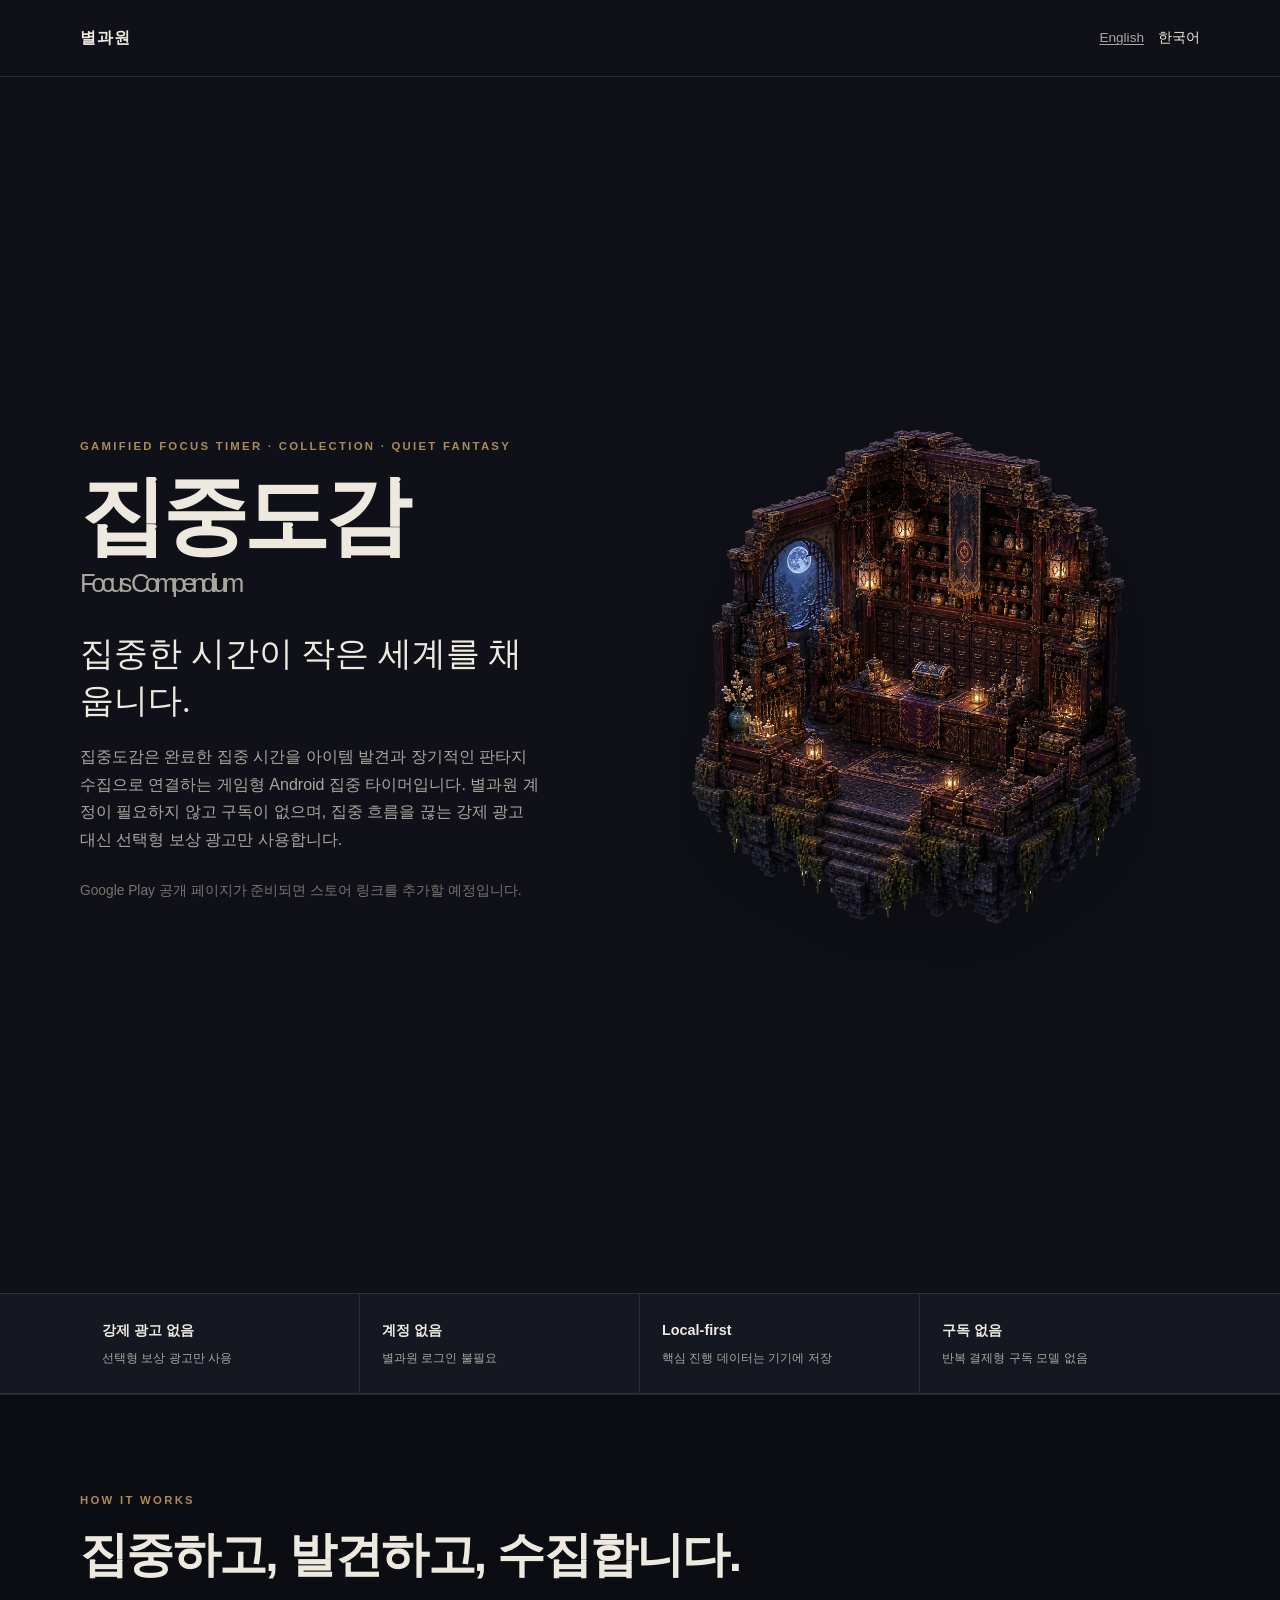
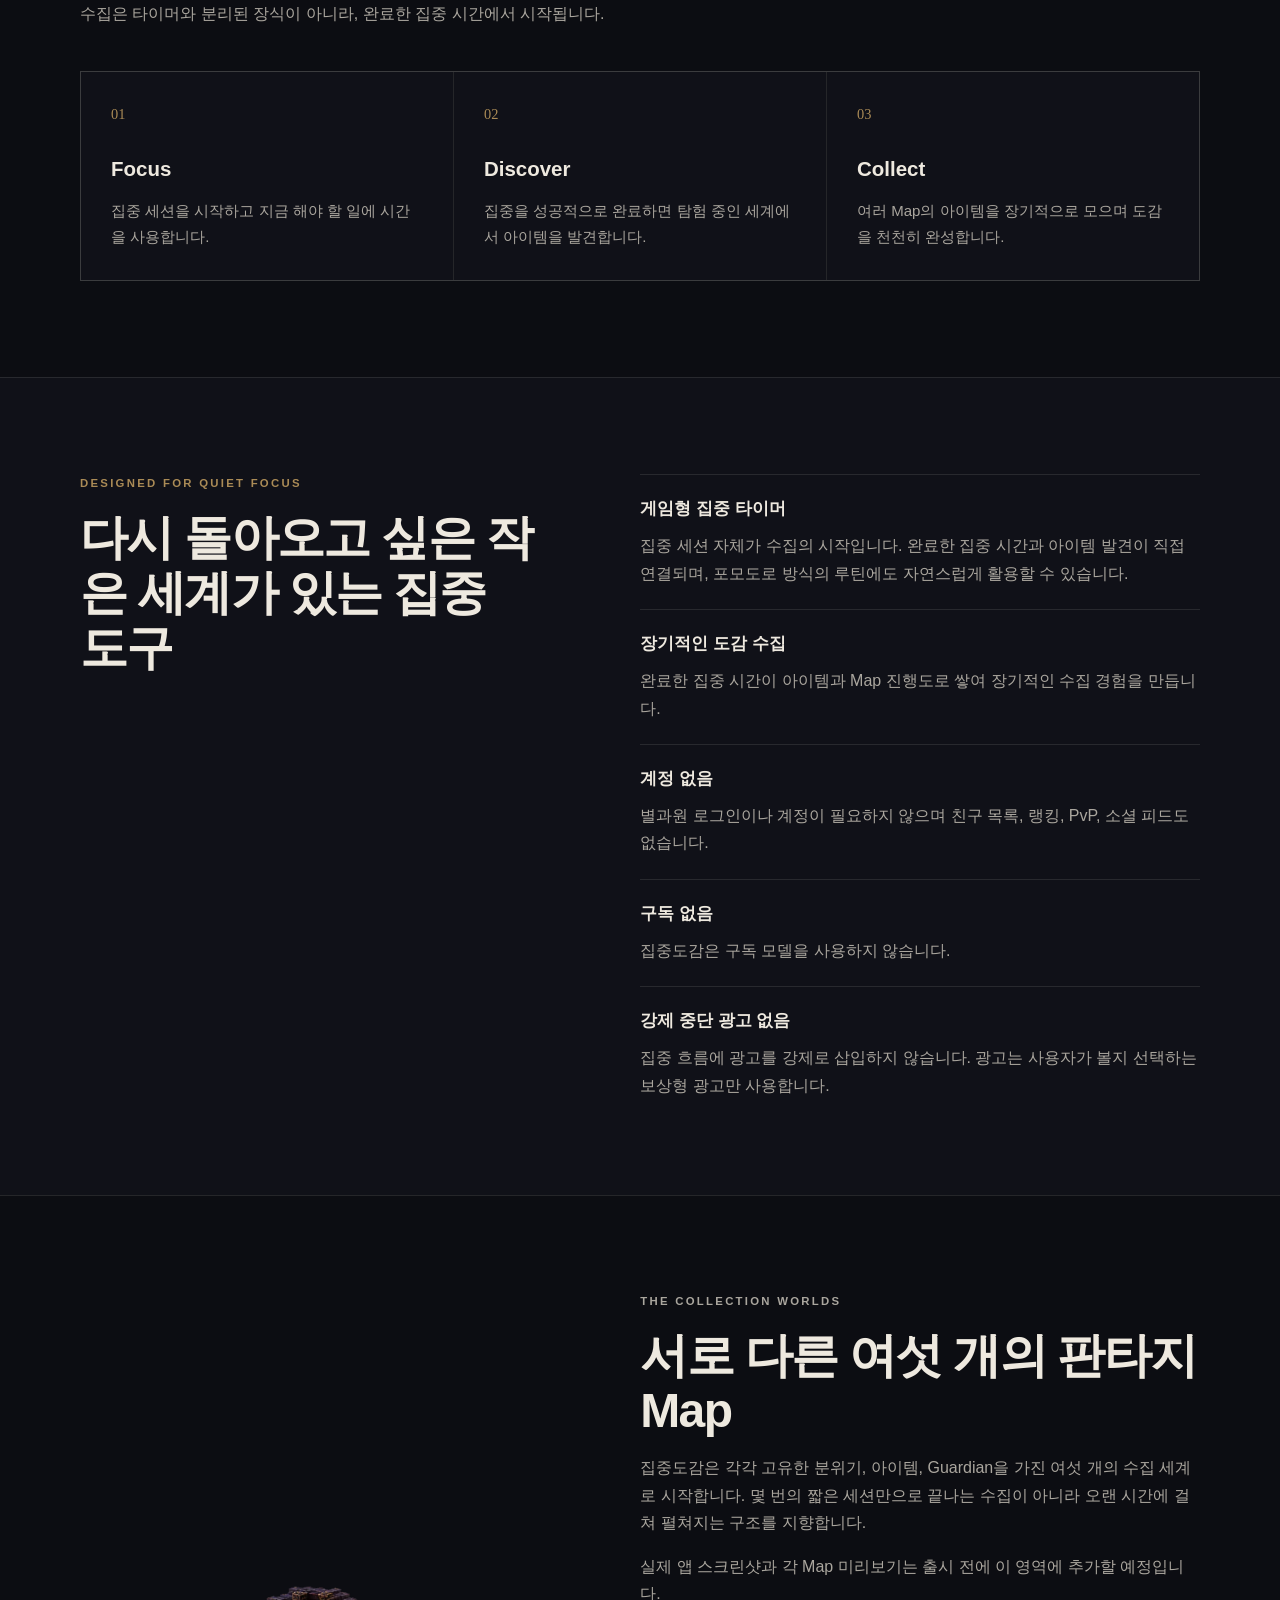
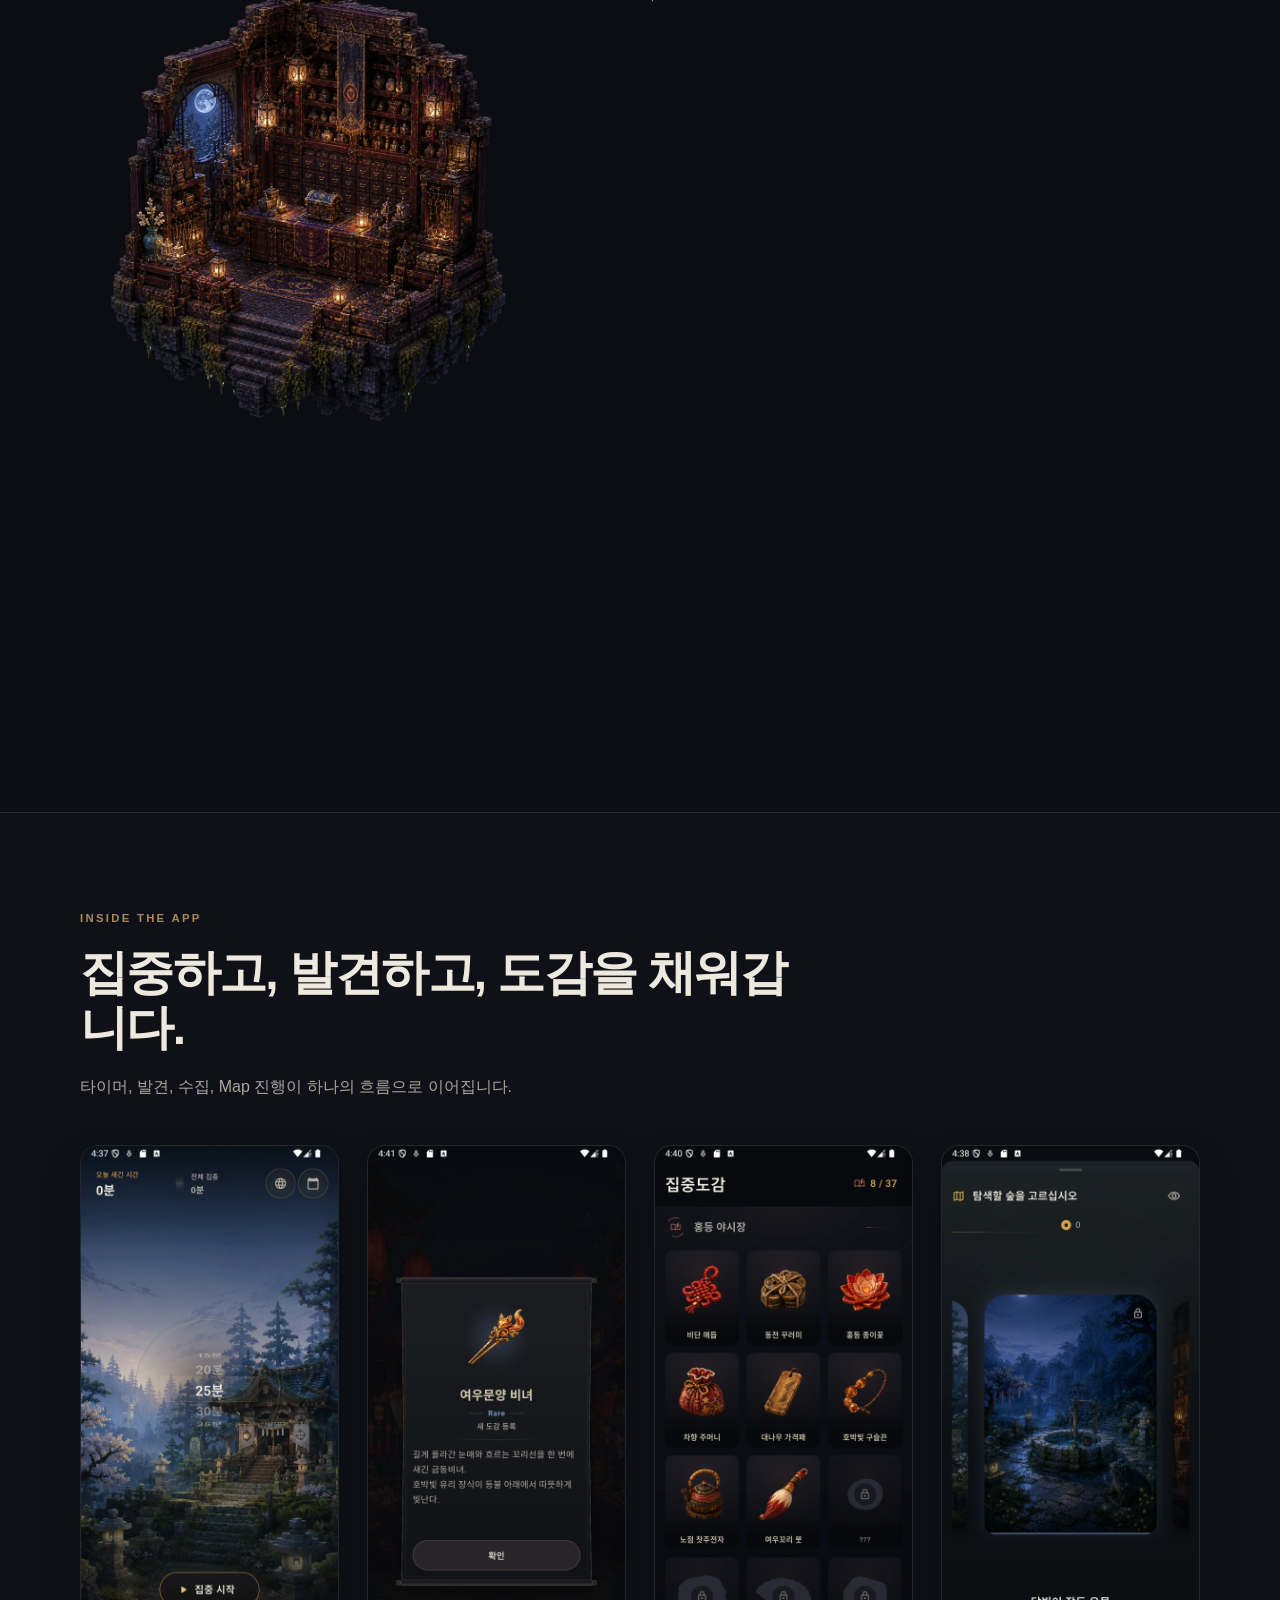
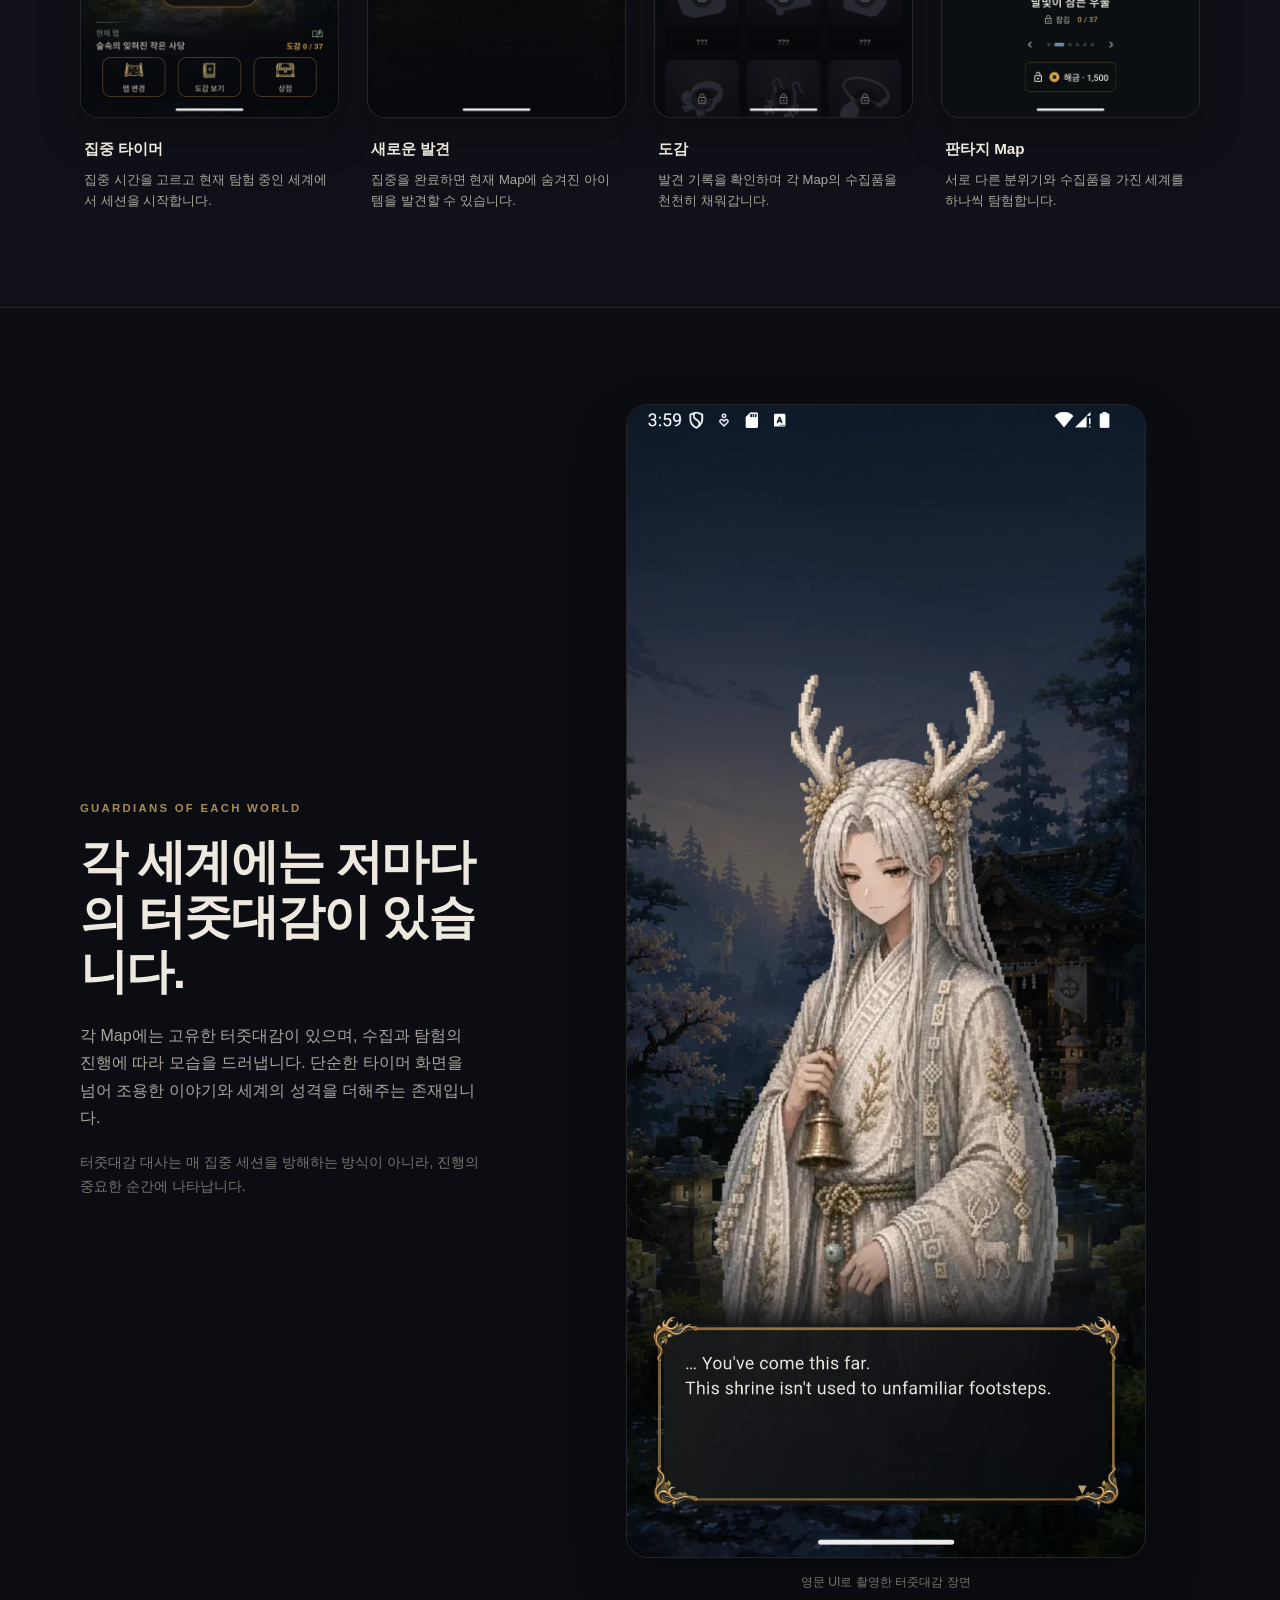
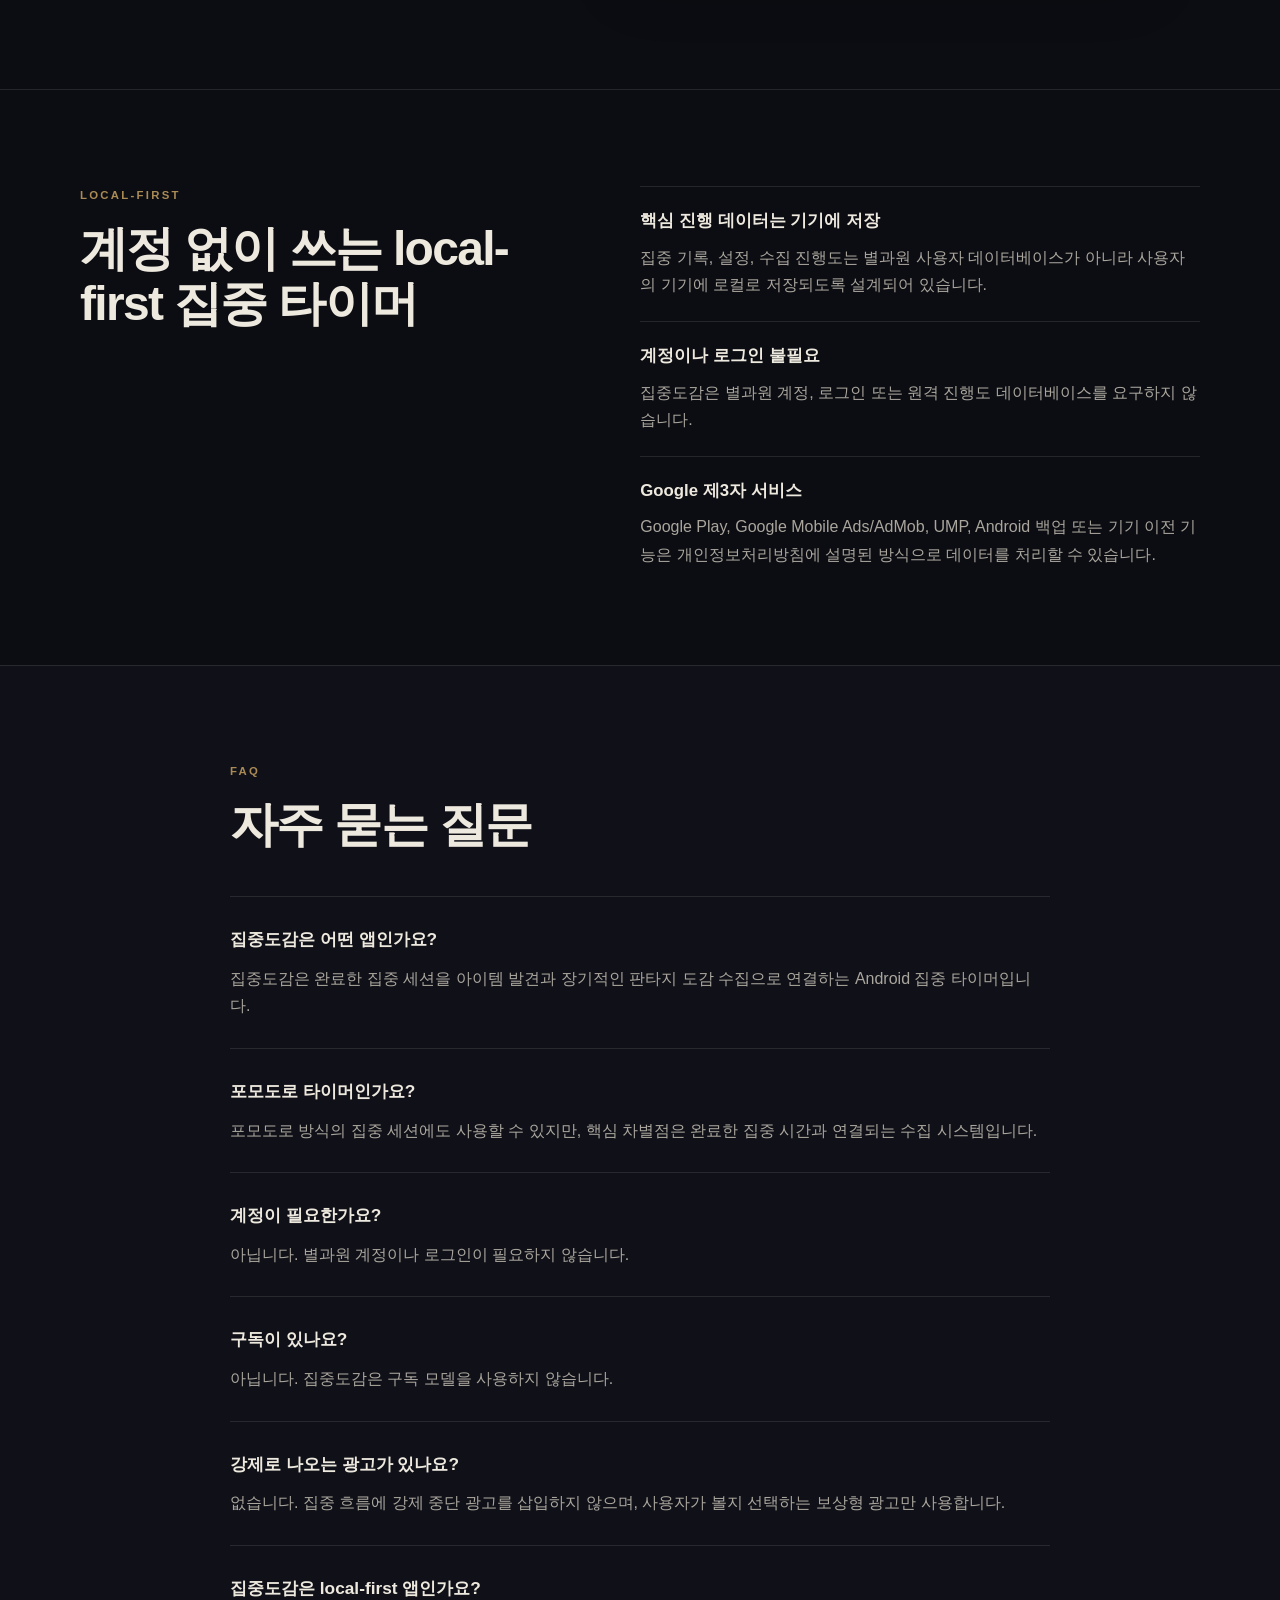
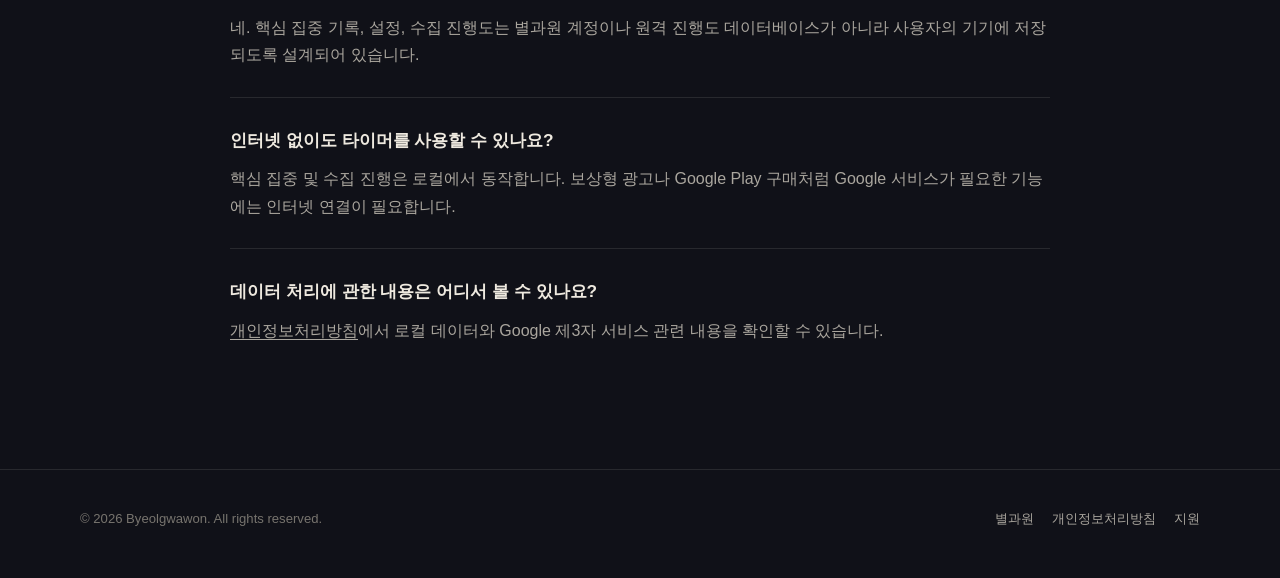
<file: ko/focus-compendium/index.html>
<!DOCTYPE html>
<html lang="ko">
<head>
  <meta charset="utf-8">
  <meta name="viewport" content="width=device-width, initial-scale=1">
  <title>집중도감 | 게임형 집중 타이머 · 판타지 수집</title>
  <meta name="description" content="집중도감은 판타지 수집을 결합한 게임형 Android 집중 타이머입니다. 계정·구독·강제 중단 광고 없이 핵심 진행 데이터를 기기에 저장합니다.">
  <link rel="canonical" href="https://byeolgwawon.github.io/ko/focus-compendium/">
  <link rel="alternate" hreflang="en" href="https://byeolgwawon.github.io/focus-compendium/">
  <link rel="alternate" hreflang="ko" href="https://byeolgwawon.github.io/ko/focus-compendium/">
  <link rel="alternate" hreflang="x-default" href="https://byeolgwawon.github.io/focus-compendium/">
  <meta property="og:type" content="website">
  <meta property="og:title" content="집중도감 | Focus Compendium">
  <meta property="og:description" content="게임형 집중 타이머와 판타지 수집. 계정 없이, 강제 중단 광고 없이, 핵심 진행 데이터는 로컬에 저장합니다.">
  <meta property="og:url" content="https://byeolgwawon.github.io/ko/focus-compendium/">
  <meta property="og:image" content="https://byeolgwawon.github.io/assets/focus-compendium/map_dlc_05_miniature.webp">
  <link rel="stylesheet" href="/assets/css/focus-compendium.css">
</head>
<body>
  <header class="site-header">
    <div class="shell header-inner">
      <a class="home-link" href="/ko/">별과원</a>
      <nav class="lang-switch" aria-label="언어">
        <a href="/focus-compendium/" lang="en">English</a>
        <a href="/ko/focus-compendium/" aria-current="page">한국어</a>
      </nav>
    </div>
  </header>

  <main>
    <section class="hero shell">
      <div class="hero-grid">
        <div>
          <p class="eyebrow">GAMIFIED FOCUS TIMER · COLLECTION · QUIET FANTASY</p>
          <h1>집중도감 <span class="app-ko" lang="en">Focus Compendium</span></h1>
          <p class="tagline">집중한 시간이 작은 세계를 채웁니다.</p>
          <p class="hero-copy">
            집중도감은 완료한 집중 시간을 아이템 발견과 장기적인 판타지 수집으로 연결하는
            게임형 Android 집중 타이머입니다. 별과원 계정이 필요하지 않고 구독이 없으며,
            집중 흐름을 끊는 강제 광고 대신 선택형 보상 광고만 사용합니다.
          </p>
          <p class="release-note">Google Play 공개 페이지가 준비되면 스토어 링크를 추가할 예정입니다.</p>
        </div>
        <div class="hero-art">
          <img src="/assets/focus-compendium/map_dlc_05_miniature.webp"
            alt="집중도감의 판타지 세계를 표현한 달빛 미니어처 디오라마"
            width="1024" height="1024">
        </div>
      </div>
    </section>

    <section class="trust-band" aria-label="집중도감 핵심 특징">
      <div class="shell trust-strip">
        <div><strong>강제 광고 없음</strong><span>선택형 보상 광고만 사용</span></div>
        <div><strong>계정 없음</strong><span>별과원 로그인 불필요</span></div>
        <div><strong>Local-first</strong><span>핵심 진행 데이터는 기기에 저장</span></div>
        <div><strong>구독 없음</strong><span>반복 결제형 구독 모델 없음</span></div>
      </div>
    </section>

    <section class="section dark">
      <div class="shell">
        <div class="section-head">
          <p class="eyebrow">HOW IT WORKS</p>
          <h2>집중하고, 발견하고, 수집합니다.</h2>
          <p class="section-intro">수집은 타이머와 분리된 장식이 아니라, 완료한 집중 시간에서 시작됩니다.</p>
        </div>
        <div class="flow">
          <article class="flow-step">
            <span class="step-number">01</span>
            <h3>Focus</h3>
            <p>집중 세션을 시작하고 지금 해야 할 일에 시간을 사용합니다.</p>
          </article>
          <article class="flow-step">
            <span class="step-number">02</span>
            <h3>Discover</h3>
            <p>집중을 성공적으로 완료하면 탐험 중인 세계에서 아이템을 발견합니다.</p>
          </article>
          <article class="flow-step">
            <span class="step-number">03</span>
            <h3>Collect</h3>
            <p>여러 Map의 아이템을 장기적으로 모으며 도감을 천천히 완성합니다.</p>
          </article>
        </div>
      </div>
    </section>

    <section class="section">
      <div class="shell two-col">
        <div>
          <p class="eyebrow">DESIGNED FOR QUIET FOCUS</p>
          <h2>다시 돌아오고 싶은 작은 세계가 있는 집중 도구</h2>
        </div>
        <div class="feature-list">
          <div class="feature">
            <h3>게임형 집중 타이머</h3>
            <p>집중 세션 자체가 수집의 시작입니다. 완료한 집중 시간과 아이템 발견이 직접 연결되며, 포모도로 방식의 루틴에도 자연스럽게 활용할 수 있습니다.</p>
          </div>
          <div class="feature">
            <h3>장기적인 도감 수집</h3>
            <p>완료한 집중 시간이 아이템과 Map 진행도로 쌓여 장기적인 수집 경험을 만듭니다.</p>
          </div>
          <div class="feature">
            <h3>계정 없음</h3>
            <p>별과원 로그인이나 계정이 필요하지 않으며 친구 목록, 랭킹, PvP, 소셜 피드도 없습니다.</p>
          </div>
          <div class="feature">
            <h3>구독 없음</h3>
            <p>집중도감은 구독 모델을 사용하지 않습니다.</p>
          </div>
          <div class="feature">
            <h3>강제 중단 광고 없음</h3>
            <p>집중 흐름에 광고를 강제로 삽입하지 않습니다. 광고는 사용자가 볼지 선택하는 보상형 광고만 사용합니다.</p>
          </div>
        </div>
      </div>
    </section>

    <section class="section dark">
      <div class="shell two-col">
        <div class="map-art">
          <img src="/assets/focus-compendium/map_dlc_05_miniature.webp"
            alt="집중도감의 판타지 미니어처 세계" width="1024" height="1024" loading="lazy">
        </div>
        <div class="map-copy">
          <p class="eyebrow">THE COLLECTION WORLDS</p>
          <h2>서로 다른 여섯 개의 판타지 Map</h2>
          <p>
            집중도감은 각각 고유한 분위기, 아이템, Guardian을 가진 여섯 개의 수집 세계로 시작합니다.
            몇 번의 짧은 세션만으로 끝나는 수집이 아니라 오랜 시간에 걸쳐 펼쳐지는 구조를 지향합니다.
          </p>
          <p>실제 앱 스크린샷과 각 Map 미리보기는 출시 전에 이 영역에 추가할 예정입니다.</p>
        </div>
      </div>
    </section>



    <section class="section screenshot-section">
      <div class="shell">
        <div class="section-head">
          <p class="eyebrow">INSIDE THE APP</p>
          <h2>집중하고, 발견하고, 도감을 채워갑니다.</h2>
          <p class="section-intro">
            타이머, 발견, 수집, Map 진행이 하나의 흐름으로 이어집니다.
          </p>
        </div>

        <div class="screenshots-grid">
          <figure class="screenshot-card">
            <img
              src="/assets/focus-compendium/screenshots/ko/01-home.webp"
              alt="집중 시간과 현재 Map, 도감 및 상점 이동 메뉴가 표시된 집중도감 홈 화면"
              width="1080"
              height="2400"
              loading="lazy"
              decoding="async"
            >
            <figcaption>
              <strong>집중 타이머</strong>
              <span>집중 시간을 고르고 현재 탐험 중인 세계에서 세션을 시작합니다.</span>
            </figcaption>
          </figure>

          <figure class="screenshot-card">
            <img
              src="/assets/focus-compendium/screenshots/ko/02-discovery.webp"
              alt="집중 세션 완료 후 새로운 수집 아이템을 발견한 집중도감 발견 화면"
              width="1080"
              height="2400"
              loading="lazy"
              decoding="async"
            >
            <figcaption>
              <strong>새로운 발견</strong>
              <span>집중을 완료하면 현재 Map에 숨겨진 아이템을 발견할 수 있습니다.</span>
            </figcaption>
          </figure>

          <figure class="screenshot-card">
            <img
              src="/assets/focus-compendium/screenshots/ko/03-compendium.webp"
              alt="발견한 아이템과 아직 발견하지 못한 아이템이 격자로 표시된 집중도감 도감 화면"
              width="1080"
              height="2400"
              loading="lazy"
              decoding="async"
            >
            <figcaption>
              <strong>도감</strong>
              <span>발견 기록을 확인하며 각 Map의 수집품을 천천히 채워갑니다.</span>
            </figcaption>
          </figure>

          <figure class="screenshot-card">
            <img
              src="/assets/focus-compendium/screenshots/ko/04-map.webp"
              alt="여러 판타지 세계를 선택해 탐험할 수 있는 집중도감 Map 선택 화면"
              width="1080"
              height="2400"
              loading="lazy"
              decoding="async"
            >
            <figcaption>
              <strong>판타지 Map</strong>
              <span>서로 다른 분위기와 수집품을 가진 세계를 하나씩 탐험합니다.</span>
            </figcaption>
          </figure>
        </div>
      </div>
    </section>


    <section class="section guardian-section dark">
      <div class="shell guardian-feature">
        <div class="guardian-copy">
          <p class="eyebrow">GUARDIANS OF EACH WORLD</p>
          <h2>각 세계에는 저마다의 터줏대감이 있습니다.</h2>
          <p>
            각 Map에는 고유한 터줏대감이 있으며, 수집과 탐험의 진행에 따라 모습을 드러냅니다.
            단순한 타이머 화면을 넘어 조용한 이야기와 세계의 성격을 더해주는 존재입니다.
          </p>
          <p class="guardian-note">
            터줏대감 대사는 매 집중 세션을 방해하는 방식이 아니라, 진행의 중요한 순간에 나타납니다.
          </p>
        </div>

        <figure class="guardian-shot">
          <img
            src="/assets/focus-compendium/screenshots/shared/05-guardian.webp"
            alt="달빛 사당에서 흰사슴 터줏대감과 대화하는 Focus Compendium 장면"
            width="921"
            height="2048"
            loading="lazy"
            decoding="async"
          >
          <figcaption>영문 UI로 촬영한 터줏대감 장면</figcaption>
        </figure>
      </div>
    </section>

    <section class="section dark">
      <div class="shell two-col">
        <div>
          <p class="eyebrow">LOCAL-FIRST</p>
          <h2>계정 없이 쓰는 local-first 집중 타이머</h2>
        </div>
        <div class="feature-list">
          <div class="feature">
            <h3>핵심 진행 데이터는 기기에 저장</h3>
            <p>집중 기록, 설정, 수집 진행도는 별과원 사용자 데이터베이스가 아니라 사용자의 기기에 로컬로 저장되도록 설계되어 있습니다.</p>
          </div>
          <div class="feature">
            <h3>계정이나 로그인 불필요</h3>
            <p>집중도감은 별과원 계정, 로그인 또는 원격 진행도 데이터베이스를 요구하지 않습니다.</p>
          </div>
          <div class="feature">
            <h3>Google 제3자 서비스</h3>
            <p>Google Play, Google Mobile Ads/AdMob, UMP, Android 백업 또는 기기 이전 기능은 개인정보처리방침에 설명된 방식으로 데이터를 처리할 수 있습니다.</p>
          </div>
        </div>
      </div>
    </section>

    <section class="section">
      <div class="shell faq">
        <div class="section-head">
          <p class="eyebrow">FAQ</p>
          <h2>자주 묻는 질문</h2>
        </div>
        <div class="faq-item">
          <h3>집중도감은 어떤 앱인가요?</h3>
          <p>집중도감은 완료한 집중 세션을 아이템 발견과 장기적인 판타지 도감 수집으로 연결하는 Android 집중 타이머입니다.</p>
        </div>
        <div class="faq-item">
          <h3>포모도로 타이머인가요?</h3>
          <p>포모도로 방식의 집중 세션에도 사용할 수 있지만, 핵심 차별점은 완료한 집중 시간과 연결되는 수집 시스템입니다.</p>
        </div>
        <div class="faq-item">
          <h3>계정이 필요한가요?</h3>
          <p>아닙니다. 별과원 계정이나 로그인이 필요하지 않습니다.</p>
        </div>
        <div class="faq-item">
          <h3>구독이 있나요?</h3>
          <p>아닙니다. 집중도감은 구독 모델을 사용하지 않습니다.</p>
        </div>
        <div class="faq-item">
          <h3>강제로 나오는 광고가 있나요?</h3>
          <p>없습니다. 집중 흐름에 강제 중단 광고를 삽입하지 않으며, 사용자가 볼지 선택하는 보상형 광고만 사용합니다.</p>
        </div>
        <div class="faq-item">
          <h3>집중도감은 local-first 앱인가요?</h3>
          <p>네. 핵심 집중 기록, 설정, 수집 진행도는 별과원 계정이나 원격 진행도 데이터베이스가 아니라 사용자의 기기에 저장되도록 설계되어 있습니다.</p>
        </div>
        <div class="faq-item">
          <h3>인터넷 없이도 타이머를 사용할 수 있나요?</h3>
          <p>핵심 집중 및 수집 진행은 로컬에서 동작합니다. 보상형 광고나 Google Play 구매처럼 Google 서비스가 필요한 기능에는 인터넷 연결이 필요합니다.</p>
        </div>
        <div class="faq-item">
          <h3>데이터 처리에 관한 내용은 어디서 볼 수 있나요?</h3>
          <p><a href="/ko/privacy/focus-compendium/">개인정보처리방침</a>에서 로컬 데이터와 Google 제3자 서비스 관련 내용을 확인할 수 있습니다.</p>
        </div>
      </div>
    </section>
  </main>

  <footer class="site-footer">
    <div class="shell footer-inner">
      <span>© 2026 Byeolgwawon. All rights reserved.</span>
      <div class="footer-links">
        <a href="/ko/">별과원</a>
        <a href="/ko/privacy/focus-compendium/">개인정보처리방침</a>
        <a href="/ko/support/focus-compendium/">지원</a>
      </div>
    </div>
  </footer>
</body>
</html>
</file>
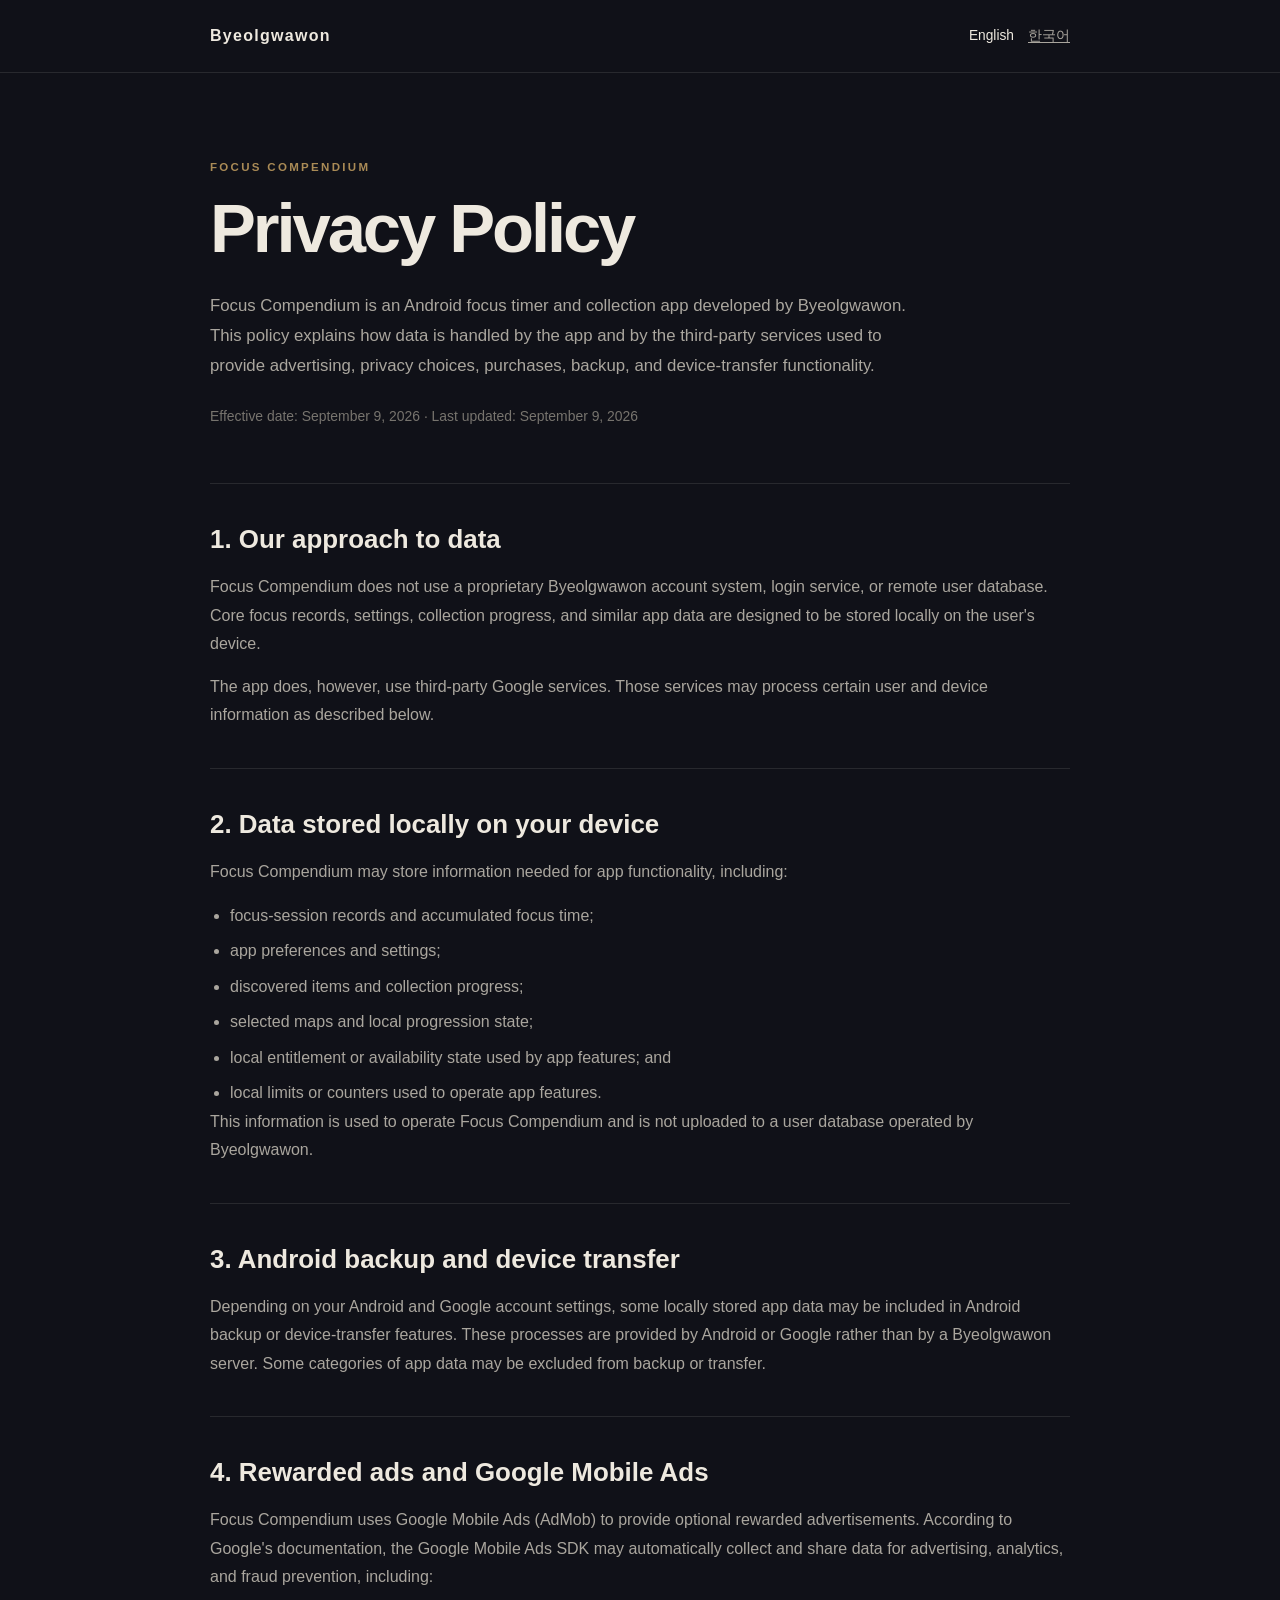
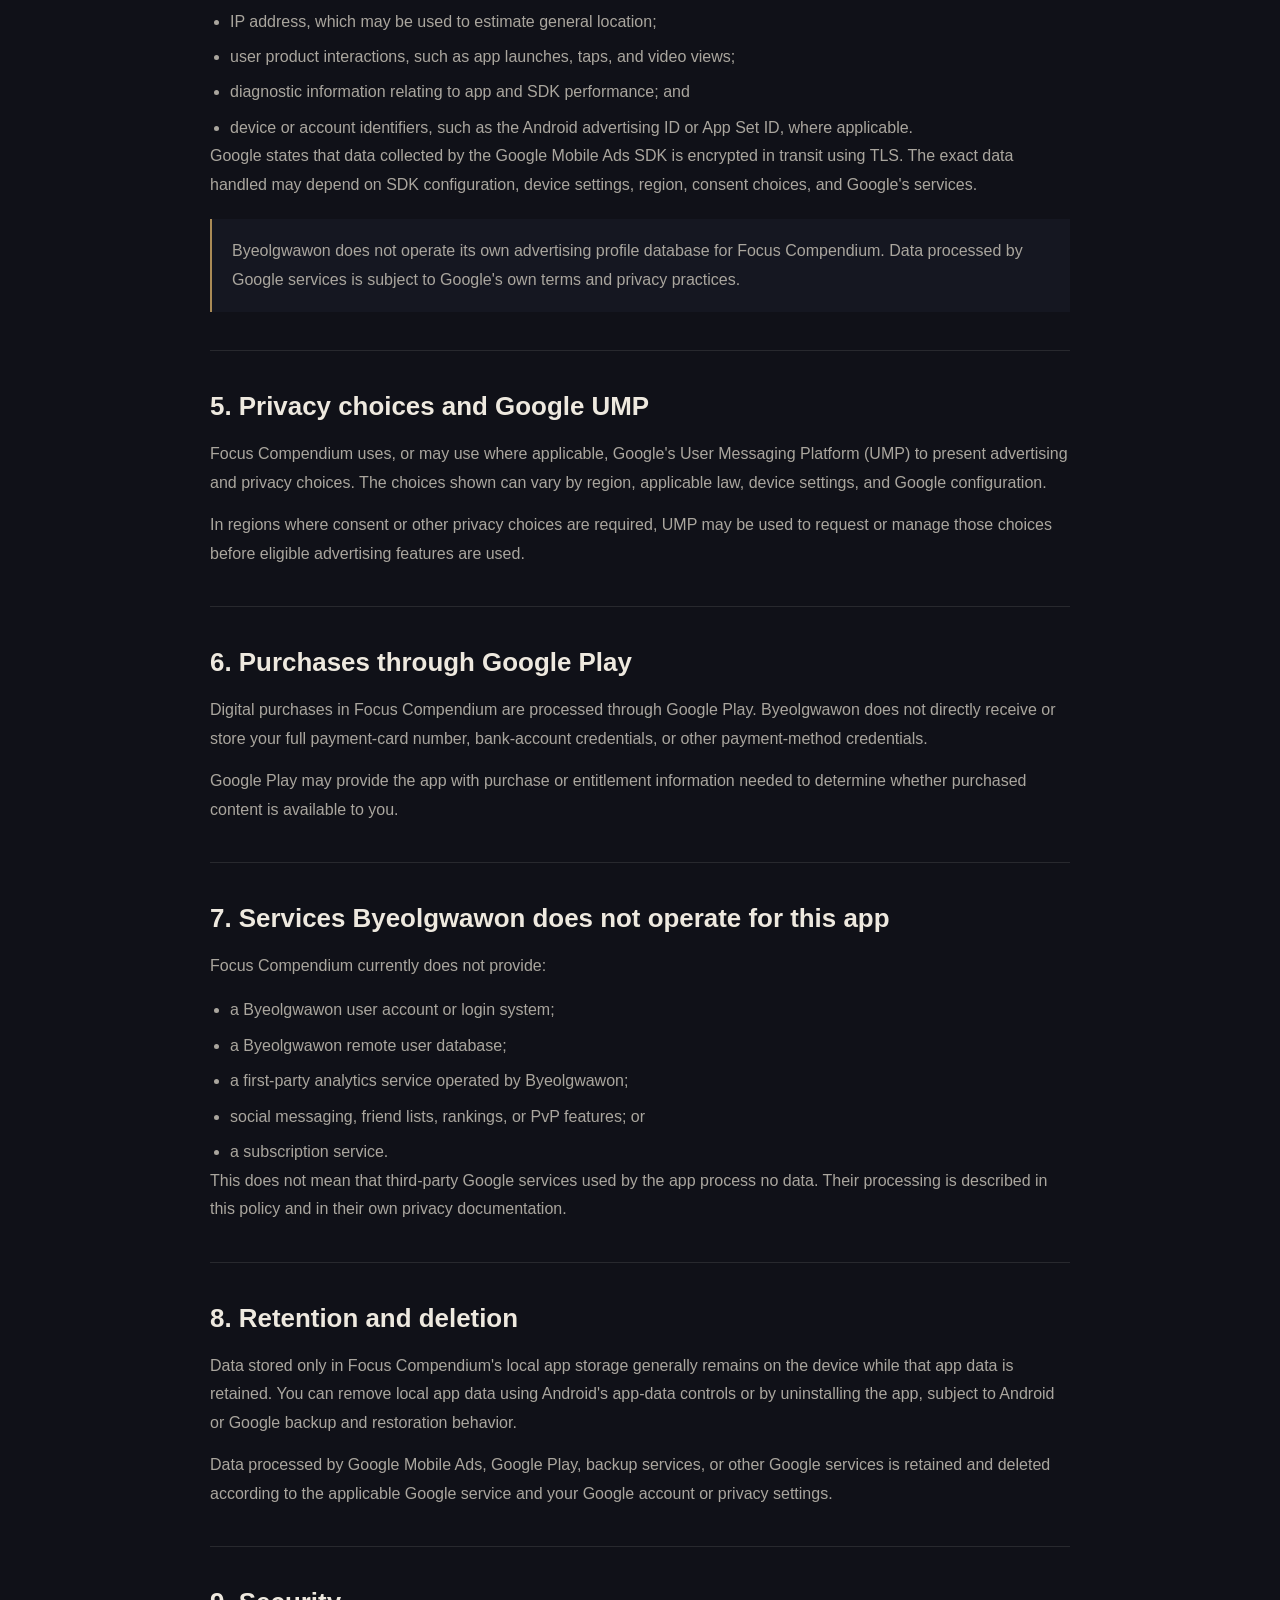
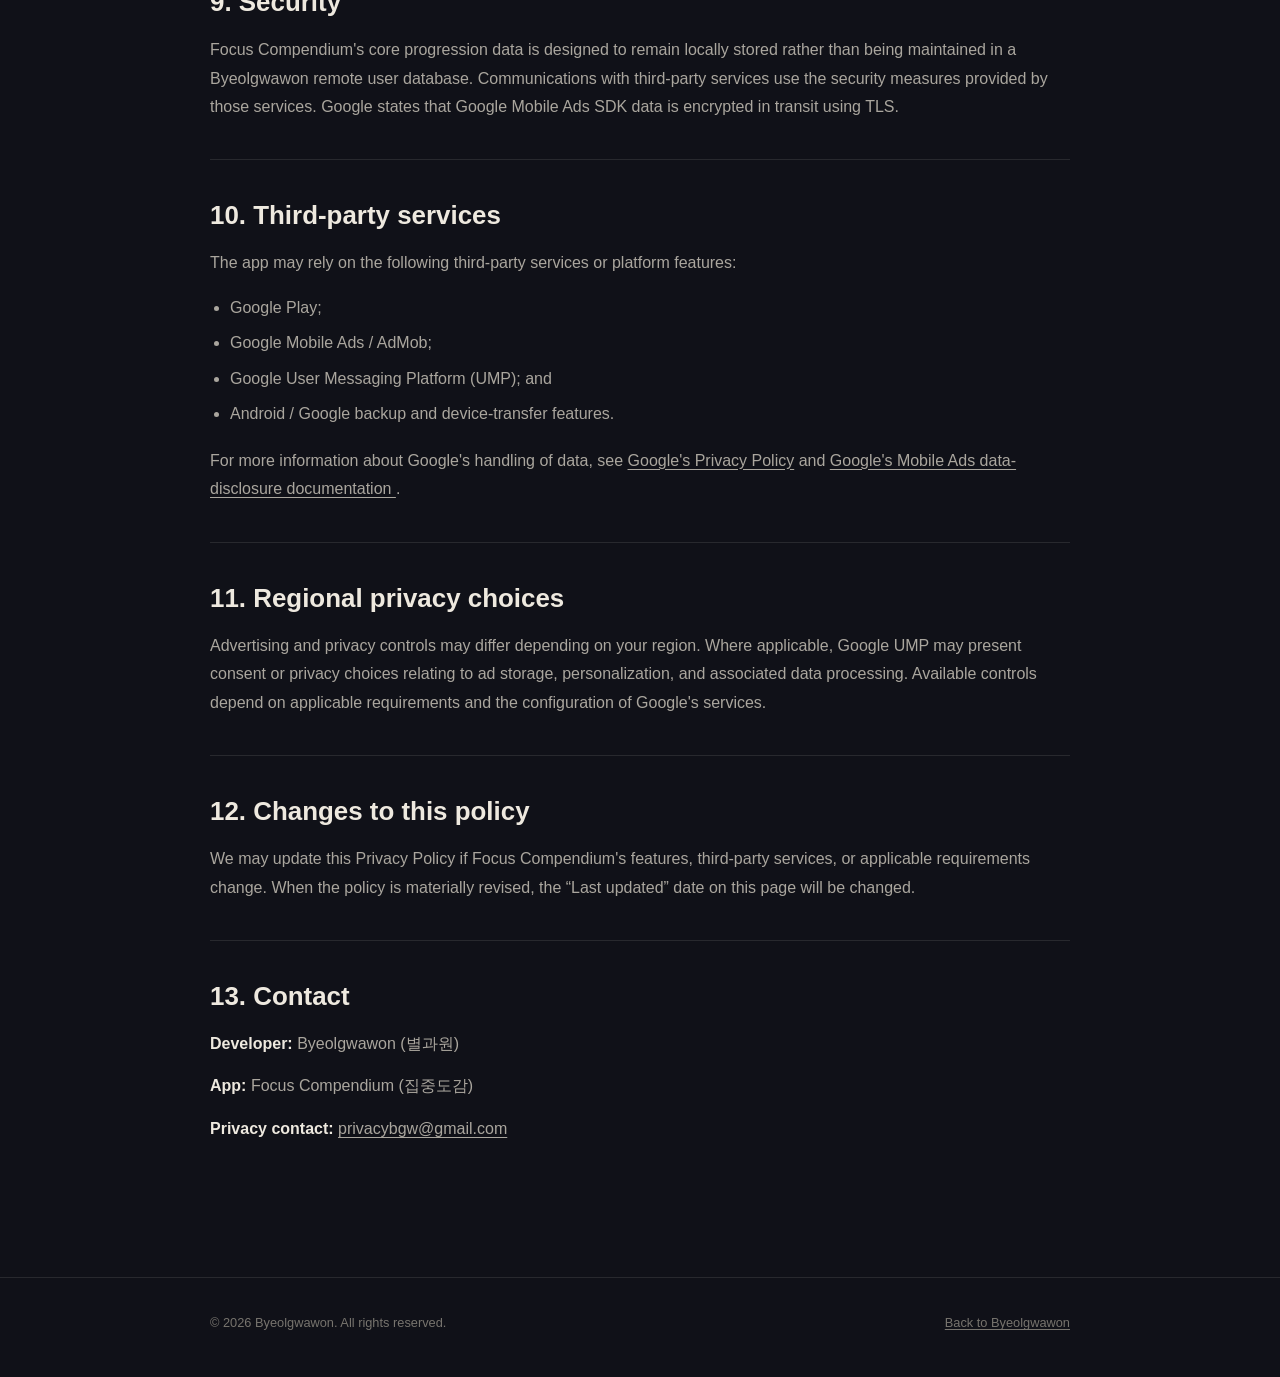
<file: privacy/focus-compendium/index.html>
<!DOCTYPE html>
<html lang="en">
<head>
  <meta charset="utf-8">
  <meta name="viewport" content="width=device-width, initial-scale=1">

  <title>Privacy Policy for Focus Compendium | Byeolgwawon</title>
  <meta name="description" content="Privacy Policy for Focus Compendium, an Android focus timer and collection app developed by Byeolgwawon.">
  <link rel="canonical" href="https://byeolgwawon.github.io/privacy/focus-compendium/">

  <link rel="alternate" hreflang="en" href="https://byeolgwawon.github.io/privacy/focus-compendium/">
  <link rel="alternate" hreflang="ko" href="https://byeolgwawon.github.io/ko/privacy/focus-compendium/">
  <link rel="alternate" hreflang="x-default" href="https://byeolgwawon.github.io/privacy/focus-compendium/">

  <meta property="og:type" content="article">
  <meta property="og:title" content="Privacy Policy for Focus Compendium">
  <meta property="og:description" content="How Focus Compendium and the third-party services it uses handle data.">
  <meta property="og:url" content="https://byeolgwawon.github.io/privacy/focus-compendium/">

  <link rel="stylesheet" href="/assets/css/privacy.css">
</head>

<body>
  <header class="site-header">
    <div class="shell header-inner">
      <a class="home-link" href="/">Byeolgwawon</a>
      <nav class="lang-switch" aria-label="Language">
        <a href="/privacy/focus-compendium/" aria-current="page">English</a>
        <a href="/ko/privacy/focus-compendium/" lang="ko">한국어</a>
      </nav>
    </div>
  </header>

  <main>
    <section class="policy-hero shell">
      <p class="eyebrow">FOCUS COMPENDIUM</p>
      <h1>Privacy Policy</h1>
      <p class="lead">
        Focus Compendium is an Android focus timer and collection app developed by
        Byeolgwawon. This policy explains how data is handled by the app and by the
        third-party services used to provide advertising, privacy choices, purchases,
        backup, and device-transfer functionality.
      </p>
      <p class="meta">Effective date: September 9, 2026 · Last updated: September 9, 2026</p>
    </section>

    <article class="policy shell">
      <section class="policy-section">
        <h2>1. Our approach to data</h2>
        <p>
          Focus Compendium does not use a proprietary Byeolgwawon account system,
          login service, or remote user database. Core focus records, settings,
          collection progress, and similar app data are designed to be stored locally
          on the user's device.
        </p>
        <p>
          The app does, however, use third-party Google services. Those services may
          process certain user and device information as described below.
        </p>
      </section>

      <section class="policy-section">
        <h2>2. Data stored locally on your device</h2>
        <p>Focus Compendium may store information needed for app functionality, including:</p>
        <ul>
          <li>focus-session records and accumulated focus time;</li>
          <li>app preferences and settings;</li>
          <li>discovered items and collection progress;</li>
          <li>selected maps and local progression state;</li>
          <li>local entitlement or availability state used by app features; and</li>
          <li>local limits or counters used to operate app features.</li>
        </ul>
        <p>
          This information is used to operate Focus Compendium and is not uploaded to a
          user database operated by Byeolgwawon.
        </p>
      </section>

      <section class="policy-section">
        <h2>3. Android backup and device transfer</h2>
        <p>
          Depending on your Android and Google account settings, some locally stored app
          data may be included in Android backup or device-transfer features. These
          processes are provided by Android or Google rather than by a Byeolgwawon
          server. Some categories of app data may be excluded from backup or transfer.
        </p>
      </section>

      <section class="policy-section">
        <h2>4. Rewarded ads and Google Mobile Ads</h2>
        <p>
          Focus Compendium uses Google Mobile Ads (AdMob) to provide optional rewarded
          advertisements. According to Google's documentation, the Google Mobile Ads SDK
          may automatically collect and share data for advertising, analytics, and fraud
          prevention, including:
        </p>
        <ul>
          <li>IP address, which may be used to estimate general location;</li>
          <li>user product interactions, such as app launches, taps, and video views;</li>
          <li>diagnostic information relating to app and SDK performance; and</li>
          <li>device or account identifiers, such as the Android advertising ID or App Set ID, where applicable.</li>
        </ul>
        <p>
          Google states that data collected by the Google Mobile Ads SDK is encrypted in
          transit using TLS. The exact data handled may depend on SDK configuration,
          device settings, region, consent choices, and Google's services.
        </p>
        <div class="callout">
          Byeolgwawon does not operate its own advertising profile database for
          Focus Compendium. Data processed by Google services is subject to Google's
          own terms and privacy practices.
        </div>
      </section>

      <section class="policy-section">
        <h2>5. Privacy choices and Google UMP</h2>
        <p>
          Focus Compendium uses, or may use where applicable, Google's User Messaging
          Platform (UMP) to present advertising and privacy choices. The choices shown
          can vary by region, applicable law, device settings, and Google configuration.
        </p>
        <p>
          In regions where consent or other privacy choices are required, UMP may be used
          to request or manage those choices before eligible advertising features are used.
        </p>
      </section>

      <section class="policy-section">
        <h2>6. Purchases through Google Play</h2>
        <p>
          Digital purchases in Focus Compendium are processed through Google Play.
          Byeolgwawon does not directly receive or store your full payment-card number,
          bank-account credentials, or other payment-method credentials.
        </p>
        <p>
          Google Play may provide the app with purchase or entitlement information needed
          to determine whether purchased content is available to you.
        </p>
      </section>

      <section class="policy-section">
        <h2>7. Services Byeolgwawon does not operate for this app</h2>
        <p>Focus Compendium currently does not provide:</p>
        <ul>
          <li>a Byeolgwawon user account or login system;</li>
          <li>a Byeolgwawon remote user database;</li>
          <li>a first-party analytics service operated by Byeolgwawon;</li>
          <li>social messaging, friend lists, rankings, or PvP features; or</li>
          <li>a subscription service.</li>
        </ul>
        <p>
          This does not mean that third-party Google services used by the app process no
          data. Their processing is described in this policy and in their own privacy
          documentation.
        </p>
      </section>

      <section class="policy-section">
        <h2>8. Retention and deletion</h2>
        <p>
          Data stored only in Focus Compendium's local app storage generally remains on
          the device while that app data is retained. You can remove local app data using
          Android's app-data controls or by uninstalling the app, subject to Android or
          Google backup and restoration behavior.
        </p>
        <p>
          Data processed by Google Mobile Ads, Google Play, backup services, or other
          Google services is retained and deleted according to the applicable Google
          service and your Google account or privacy settings.
        </p>
      </section>

      <section class="policy-section">
        <h2>9. Security</h2>
        <p>
          Focus Compendium's core progression data is designed to remain locally stored
          rather than being maintained in a Byeolgwawon remote user database.
          Communications with third-party services use the security measures provided by
          those services. Google states that Google Mobile Ads SDK data is encrypted in
          transit using TLS.
        </p>
      </section>

      <section class="policy-section">
        <h2>10. Third-party services</h2>
        <p>The app may rely on the following third-party services or platform features:</p>
        <ul>
          <li>Google Play;</li>
          <li>Google Mobile Ads / AdMob;</li>
          <li>Google User Messaging Platform (UMP); and</li>
          <li>Android / Google backup and device-transfer features.</li>
        </ul>

        <div class="resource-list">
          <p>
            For more information about Google's handling of data, see
            <a href="https://policies.google.com/privacy" rel="noopener noreferrer">Google's Privacy Policy</a>
            and
            <a href="https://developers.google.com/admob/android/privacy/play-data-disclosure" rel="noopener noreferrer">
              Google's Mobile Ads data-disclosure documentation
            </a>.
          </p>
        </div>
      </section>

      <section class="policy-section">
        <h2>11. Regional privacy choices</h2>
        <p>
          Advertising and privacy controls may differ depending on your region. Where
          applicable, Google UMP may present consent or privacy choices relating to ad
          storage, personalization, and associated data processing. Available controls
          depend on applicable requirements and the configuration of Google's services.
        </p>
      </section>

      <section class="policy-section">
        <h2>12. Changes to this policy</h2>
        <p>
          We may update this Privacy Policy if Focus Compendium's features, third-party
          services, or applicable requirements change. When the policy is materially
          revised, the “Last updated” date on this page will be changed.
        </p>
      </section>

      <section class="policy-section">
        <h2>13. Contact</h2>
        <address class="contact">
          <p><strong>Developer:</strong> Byeolgwawon (별과원)</p>
          <p><strong>App:</strong> Focus Compendium (집중도감)</p>
          <p><strong>Privacy contact:</strong> <a href="mailto:privacybgw@gmail.com">privacybgw@gmail.com</a></p>
        </address>
      </section>
    </article>
  </main>

  <footer class="site-footer">
    <div class="shell footer-inner">
      <span>© 2026 Byeolgwawon. All rights reserved.</span>
      <a href="/">Back to Byeolgwawon</a>
    </div>
  </footer>
</body>
</html>
</file>
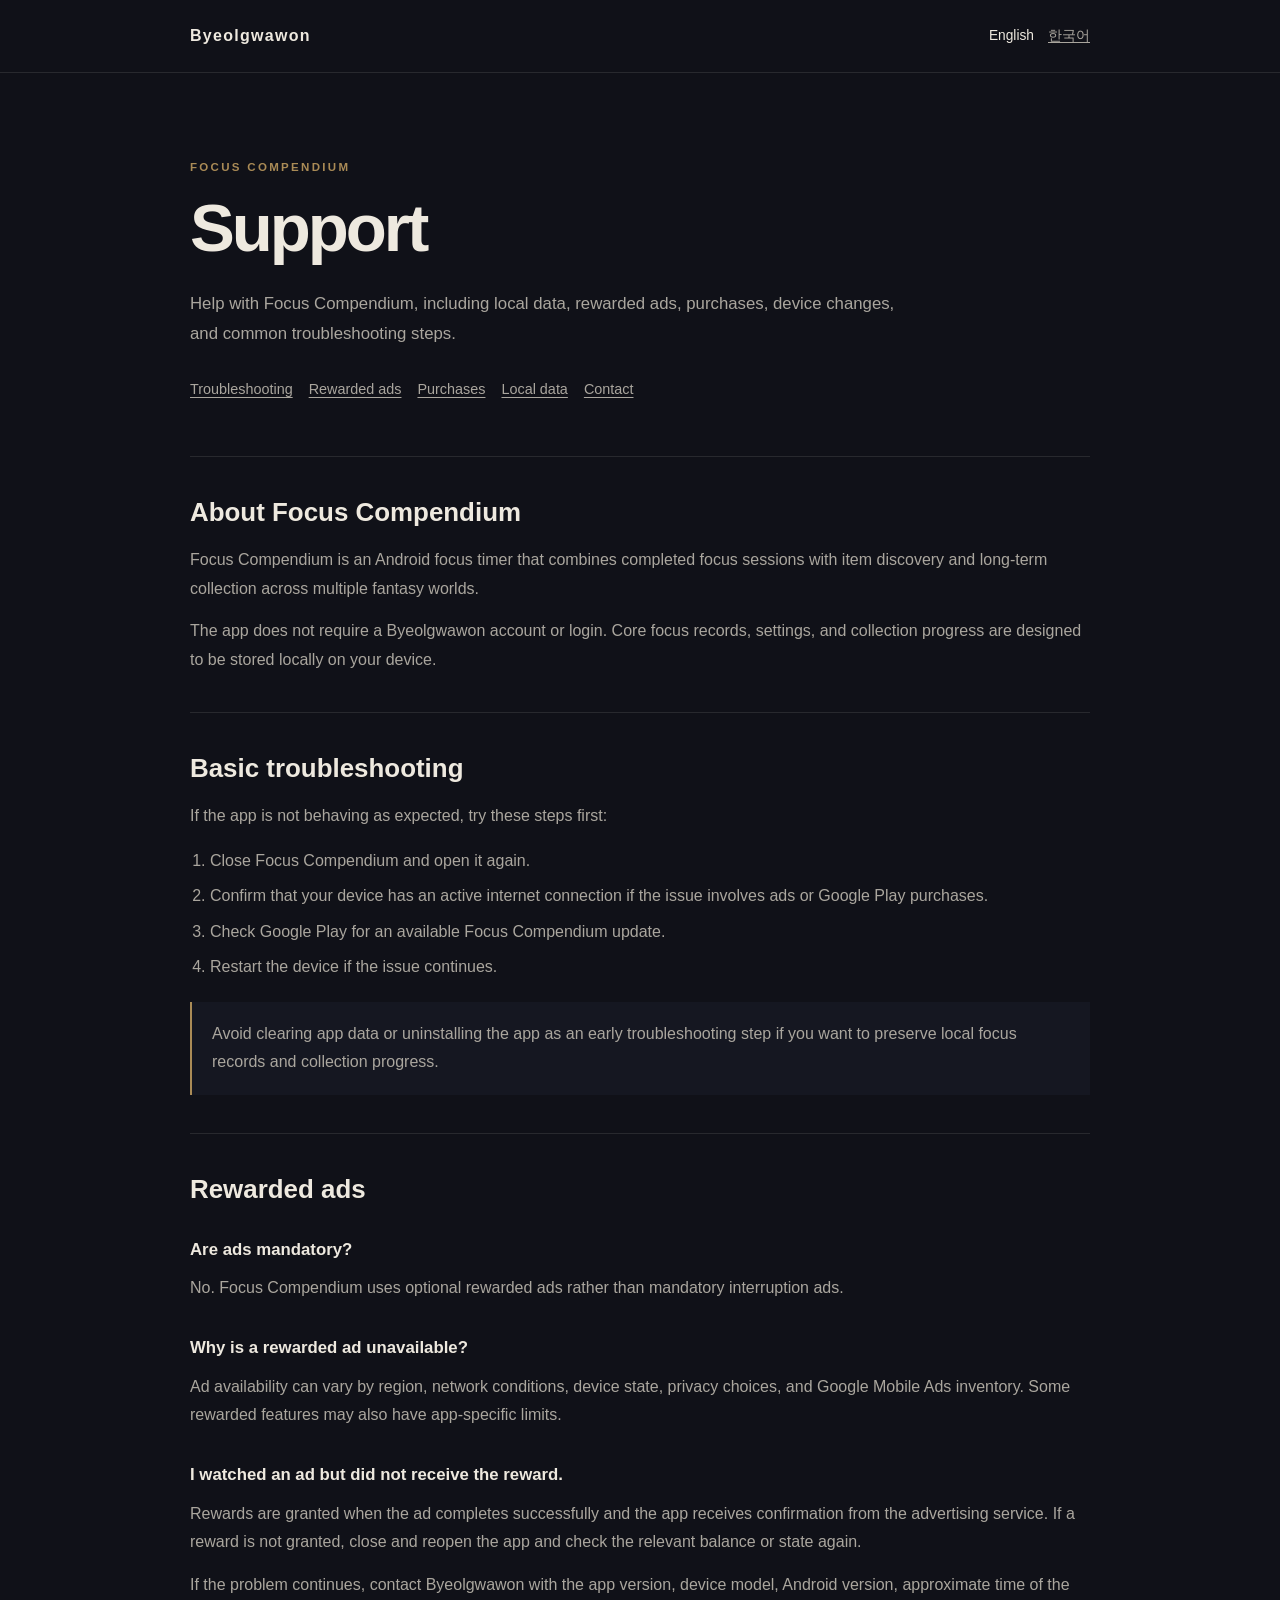
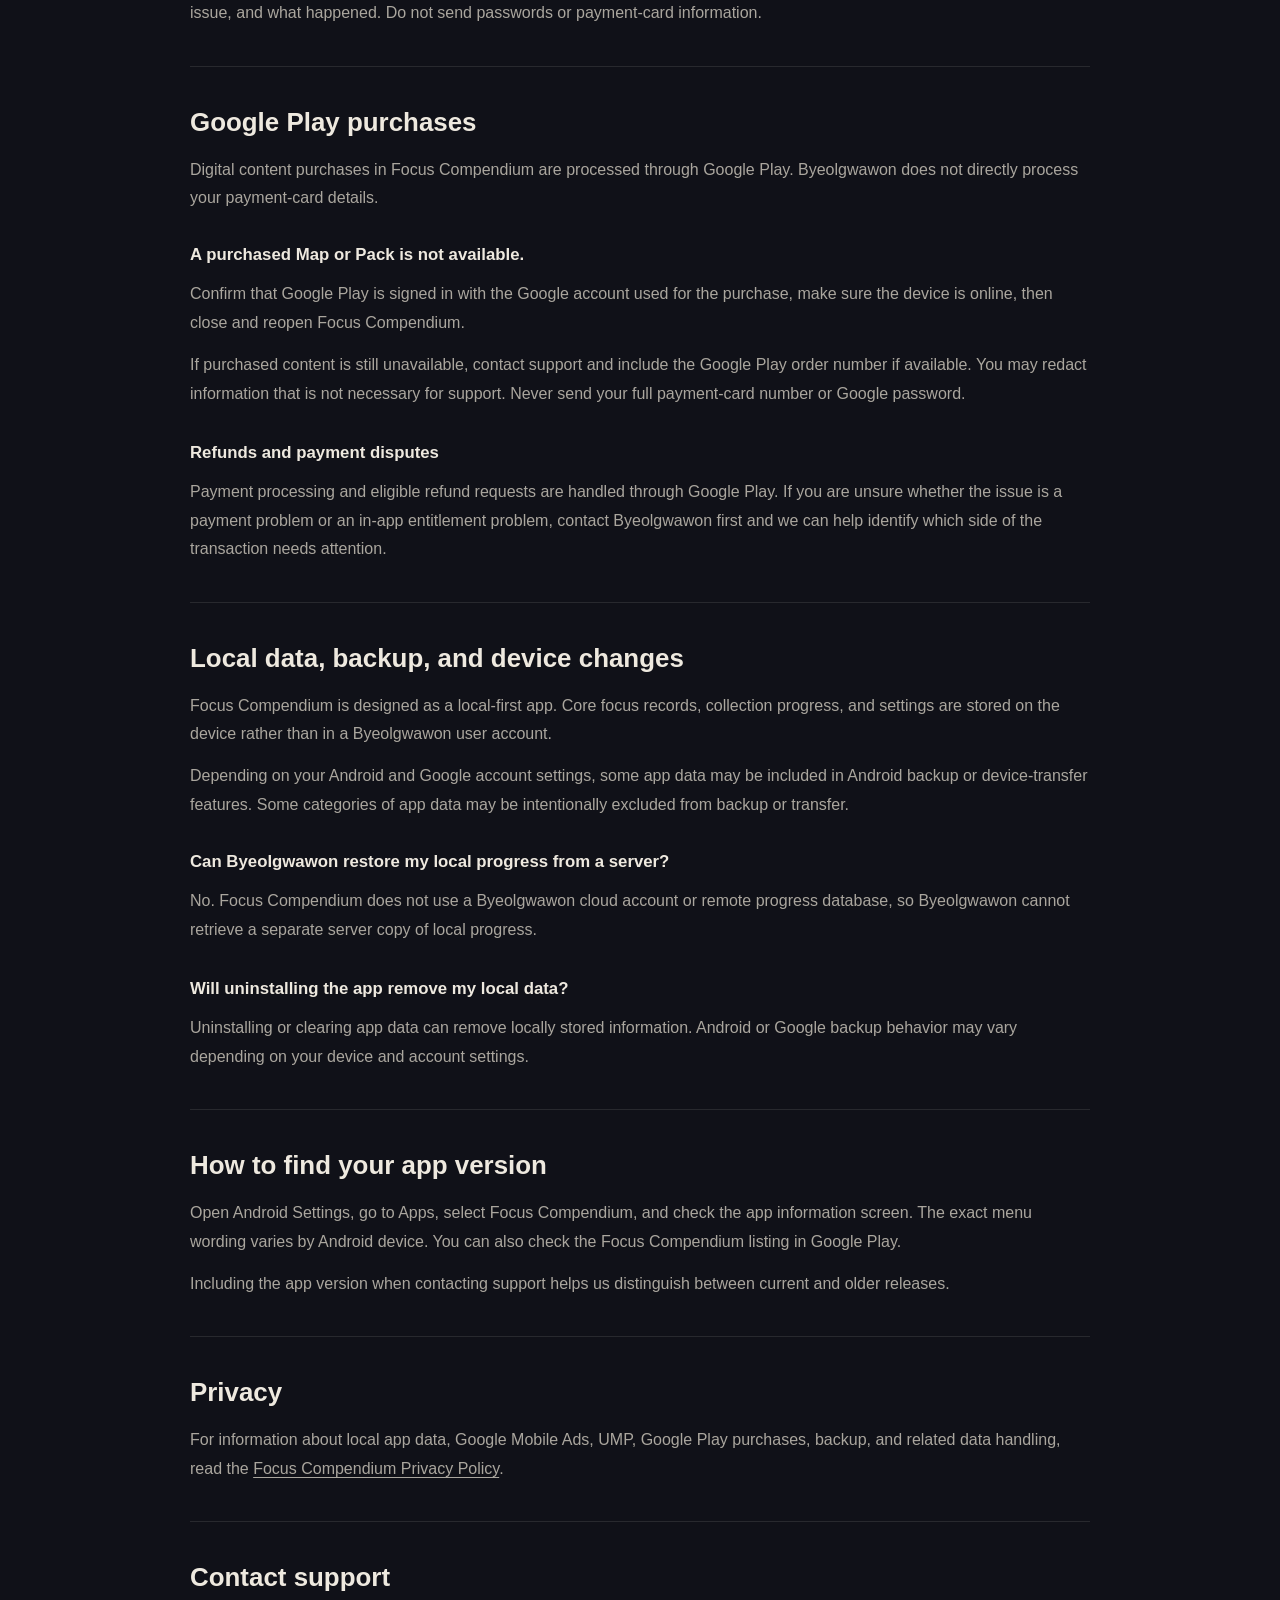
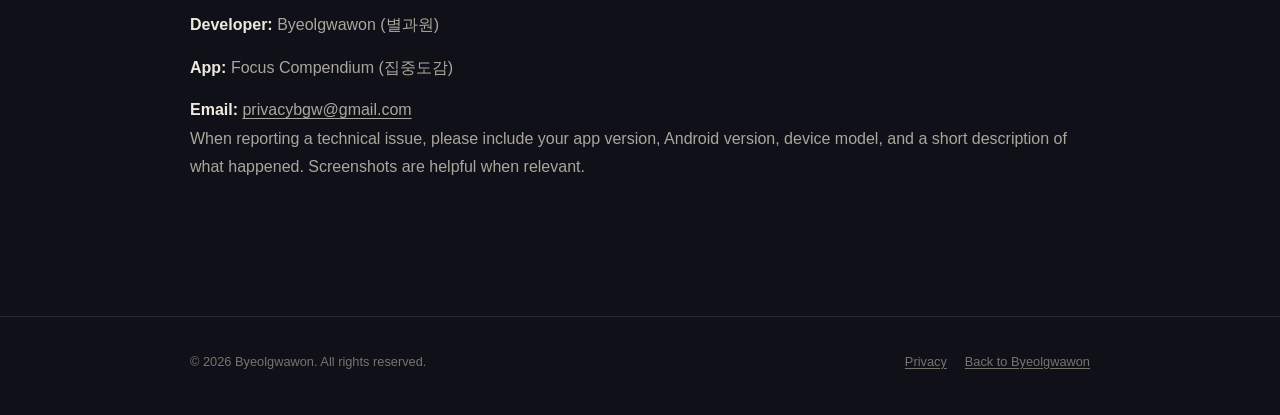
<file: support/focus-compendium/index.html>
<!DOCTYPE html>
<html lang="en">
<head>
  <meta charset="utf-8">
  <meta name="viewport" content="width=device-width, initial-scale=1">

  <title>Support for Focus Compendium | Byeolgwawon</title>
  <meta name="description" content="Support and troubleshooting for Focus Compendium, an Android focus timer and collection app by Byeolgwawon.">
  <link rel="canonical" href="https://byeolgwawon.github.io/support/focus-compendium/">

  <link rel="alternate" hreflang="en" href="https://byeolgwawon.github.io/support/focus-compendium/">
  <link rel="alternate" hreflang="ko" href="https://byeolgwawon.github.io/ko/support/focus-compendium/">
  <link rel="alternate" hreflang="x-default" href="https://byeolgwawon.github.io/support/focus-compendium/">

  <meta property="og:type" content="website">
  <meta property="og:title" content="Support for Focus Compendium">
  <meta property="og:description" content="Help, troubleshooting, purchases, rewarded ads, local data, and contact information for Focus Compendium.">
  <meta property="og:url" content="https://byeolgwawon.github.io/support/focus-compendium/">

  <link rel="stylesheet" href="/assets/css/support.css">
</head>

<body>
  <header class="site-header">
    <div class="shell header-inner">
      <a class="home-link" href="/">Byeolgwawon</a>
      <nav class="lang-switch" aria-label="Language">
        <a href="/support/focus-compendium/" aria-current="page">English</a>
        <a href="/ko/support/focus-compendium/" lang="ko">한국어</a>
      </nav>
    </div>
  </header>

  <main>
    <section class="support-hero shell">
      <p class="eyebrow">FOCUS COMPENDIUM</p>
      <h1>Support</h1>
      <p class="lead">
        Help with Focus Compendium, including local data, rewarded ads, purchases,
        device changes, and common troubleshooting steps.
      </p>
      <nav class="quick-links" aria-label="Support topics">
        <a href="#troubleshooting">Troubleshooting</a>
        <a href="#ads">Rewarded ads</a>
        <a href="#purchases">Purchases</a>
        <a href="#data">Local data</a>
        <a href="#contact">Contact</a>
      </nav>
    </section>

    <article class="support shell">
      <section class="support-section">
        <h2>About Focus Compendium</h2>
        <p>
          Focus Compendium is an Android focus timer that combines completed focus
          sessions with item discovery and long-term collection across multiple fantasy worlds.
        </p>
        <p>
          The app does not require a Byeolgwawon account or login. Core focus records,
          settings, and collection progress are designed to be stored locally on your device.
        </p>
      </section>

      <section id="troubleshooting" class="support-section">
        <h2>Basic troubleshooting</h2>
        <p>If the app is not behaving as expected, try these steps first:</p>
        <ol>
          <li>Close Focus Compendium and open it again.</li>
          <li>Confirm that your device has an active internet connection if the issue involves ads or Google Play purchases.</li>
          <li>Check Google Play for an available Focus Compendium update.</li>
          <li>Restart the device if the issue continues.</li>
        </ol>

        <div class="callout">
          Avoid clearing app data or uninstalling the app as an early troubleshooting step
          if you want to preserve local focus records and collection progress.
        </div>
      </section>

      <section id="ads" class="support-section">
        <h2>Rewarded ads</h2>

        <div class="faq-item">
          <h3>Are ads mandatory?</h3>
          <p>
            No. Focus Compendium uses optional rewarded ads rather than mandatory
            interruption ads.
          </p>
        </div>

        <div class="faq-item">
          <h3>Why is a rewarded ad unavailable?</h3>
          <p>
            Ad availability can vary by region, network conditions, device state, privacy
            choices, and Google Mobile Ads inventory. Some rewarded features may also have
            app-specific limits.
          </p>
        </div>

        <div class="faq-item">
          <h3>I watched an ad but did not receive the reward.</h3>
          <p>
            Rewards are granted when the ad completes successfully and the app receives
            confirmation from the advertising service. If a reward is not granted, close
            and reopen the app and check the relevant balance or state again.
          </p>
          <p>
            If the problem continues, contact Byeolgwawon with the app version, device
            model, Android version, approximate time of the issue, and what happened.
            Do not send passwords or payment-card information.
          </p>
        </div>
      </section>

      <section id="purchases" class="support-section">
        <h2>Google Play purchases</h2>
        <p>
          Digital content purchases in Focus Compendium are processed through Google Play.
          Byeolgwawon does not directly process your payment-card details.
        </p>

        <div class="faq-item">
          <h3>A purchased Map or Pack is not available.</h3>
          <p>
            Confirm that Google Play is signed in with the Google account used for the
            purchase, make sure the device is online, then close and reopen Focus Compendium.
          </p>
          <p>
            If purchased content is still unavailable, contact support and include the
            Google Play order number if available. You may redact information that is not
            necessary for support. Never send your full payment-card number or Google password.
          </p>
        </div>

        <div class="faq-item">
          <h3>Refunds and payment disputes</h3>
          <p>
            Payment processing and eligible refund requests are handled through Google Play.
            If you are unsure whether the issue is a payment problem or an in-app entitlement
            problem, contact Byeolgwawon first and we can help identify which side of the
            transaction needs attention.
          </p>
        </div>
      </section>

      <section id="data" class="support-section">
        <h2>Local data, backup, and device changes</h2>
        <p>
          Focus Compendium is designed as a local-first app. Core focus records, collection
          progress, and settings are stored on the device rather than in a Byeolgwawon user account.
        </p>
        <p>
          Depending on your Android and Google account settings, some app data may be included
          in Android backup or device-transfer features. Some categories of app data may be
          intentionally excluded from backup or transfer.
        </p>

        <div class="faq-item">
          <h3>Can Byeolgwawon restore my local progress from a server?</h3>
          <p>
            No. Focus Compendium does not use a Byeolgwawon cloud account or remote progress
            database, so Byeolgwawon cannot retrieve a separate server copy of local progress.
          </p>
        </div>

        <div class="faq-item">
          <h3>Will uninstalling the app remove my local data?</h3>
          <p>
            Uninstalling or clearing app data can remove locally stored information.
            Android or Google backup behavior may vary depending on your device and account settings.
          </p>
        </div>
      </section>

      <section class="support-section">
        <h2>How to find your app version</h2>
        <p>
          Open Android Settings, go to Apps, select Focus Compendium, and check the app
          information screen. The exact menu wording varies by Android device. You can also
          check the Focus Compendium listing in Google Play.
        </p>
        <p>
          Including the app version when contacting support helps us distinguish between
          current and older releases.
        </p>
      </section>

      <section class="support-section">
        <h2>Privacy</h2>
        <p>
          For information about local app data, Google Mobile Ads, UMP, Google Play purchases,
          backup, and related data handling, read the
          <a href="/privacy/focus-compendium/">Focus Compendium Privacy Policy</a>.
        </p>
      </section>

      <section id="contact" class="support-section">
        <h2>Contact support</h2>
        <address class="contact">
          <p><strong>Developer:</strong> Byeolgwawon (별과원)</p>
          <p><strong>App:</strong> Focus Compendium (집중도감)</p>
          <p><strong>Email:</strong> <a href="mailto:privacybgw@gmail.com">privacybgw@gmail.com</a></p>
        </address>

        <p>
          When reporting a technical issue, please include your app version, Android version,
          device model, and a short description of what happened. Screenshots are helpful when relevant.
        </p>
      </section>
    </article>
  </main>

  <footer class="site-footer">
    <div class="shell footer-inner">
      <span>© 2026 Byeolgwawon. All rights reserved.</span>
      <div class="footer-links">
        <a href="/privacy/focus-compendium/">Privacy</a>
        <a href="/">Back to Byeolgwawon</a>
      </div>
    </div>
  </footer>
</body>
</html>
</file>
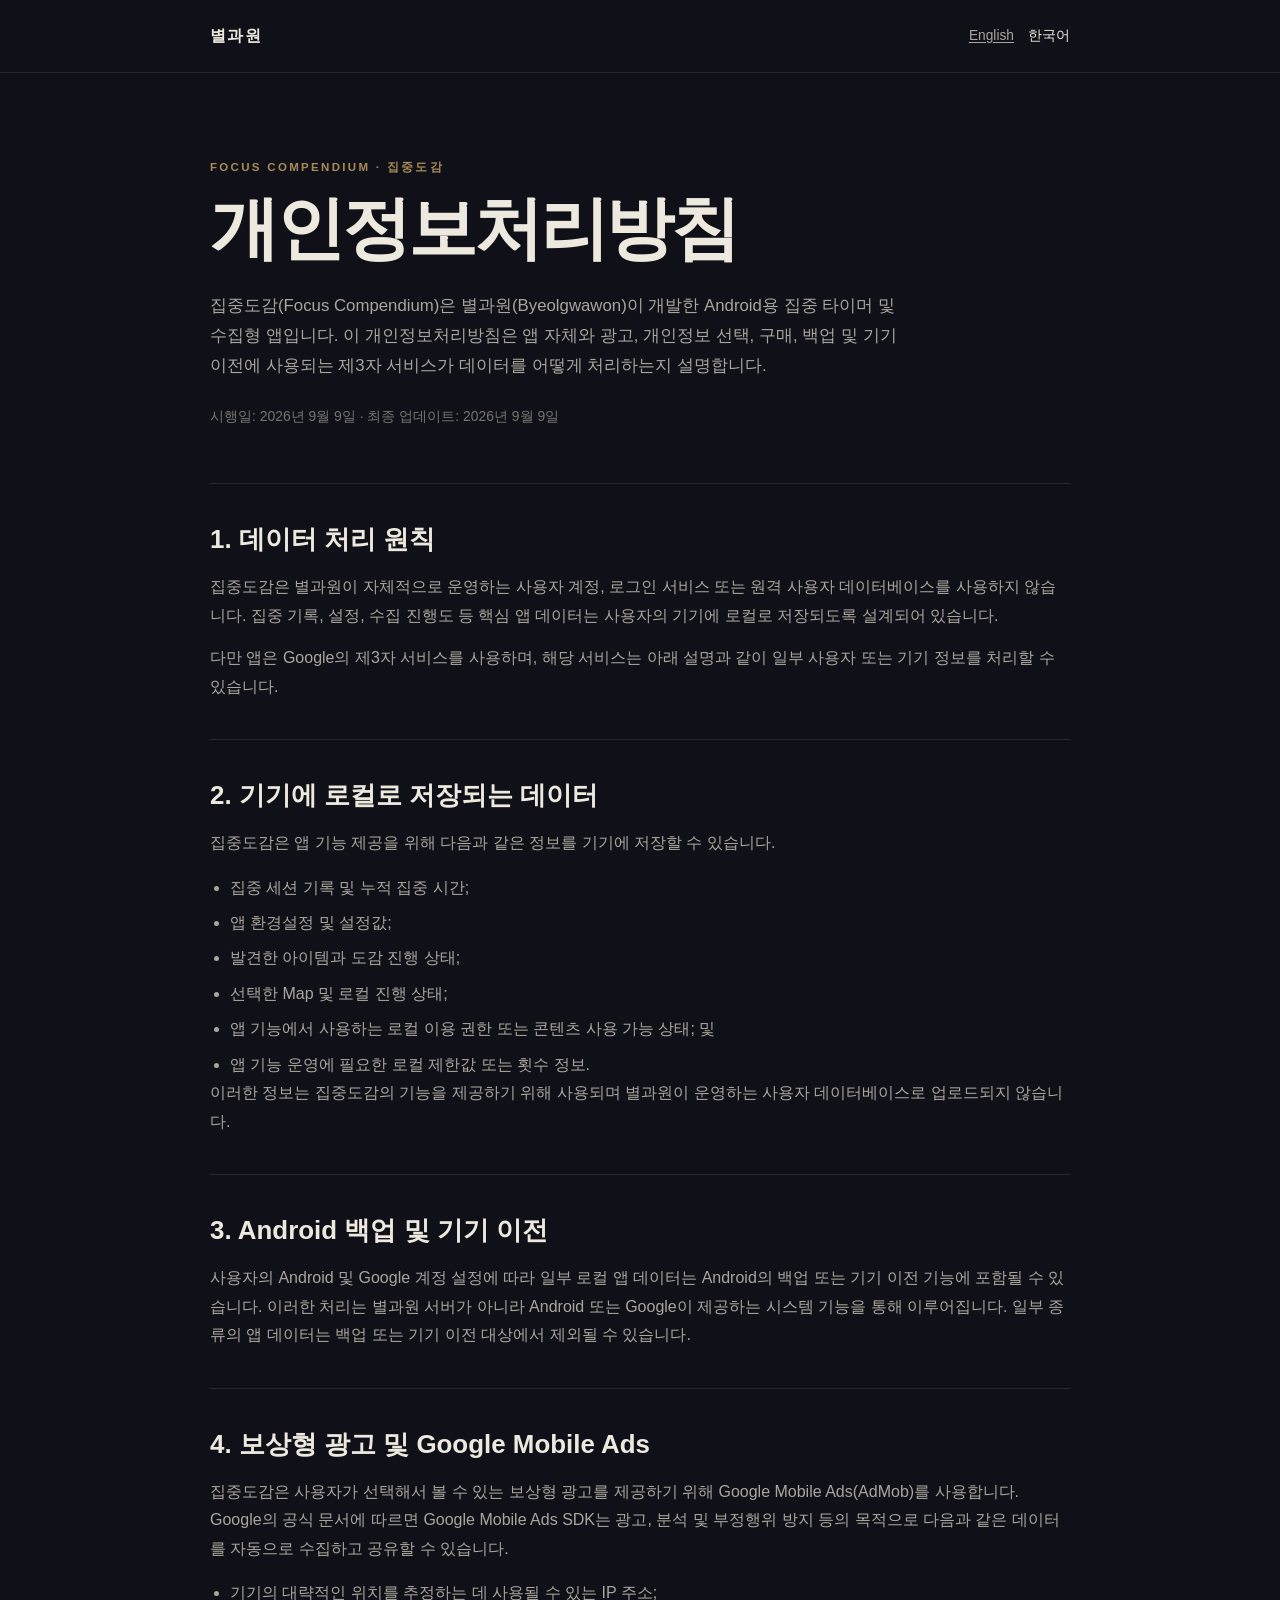
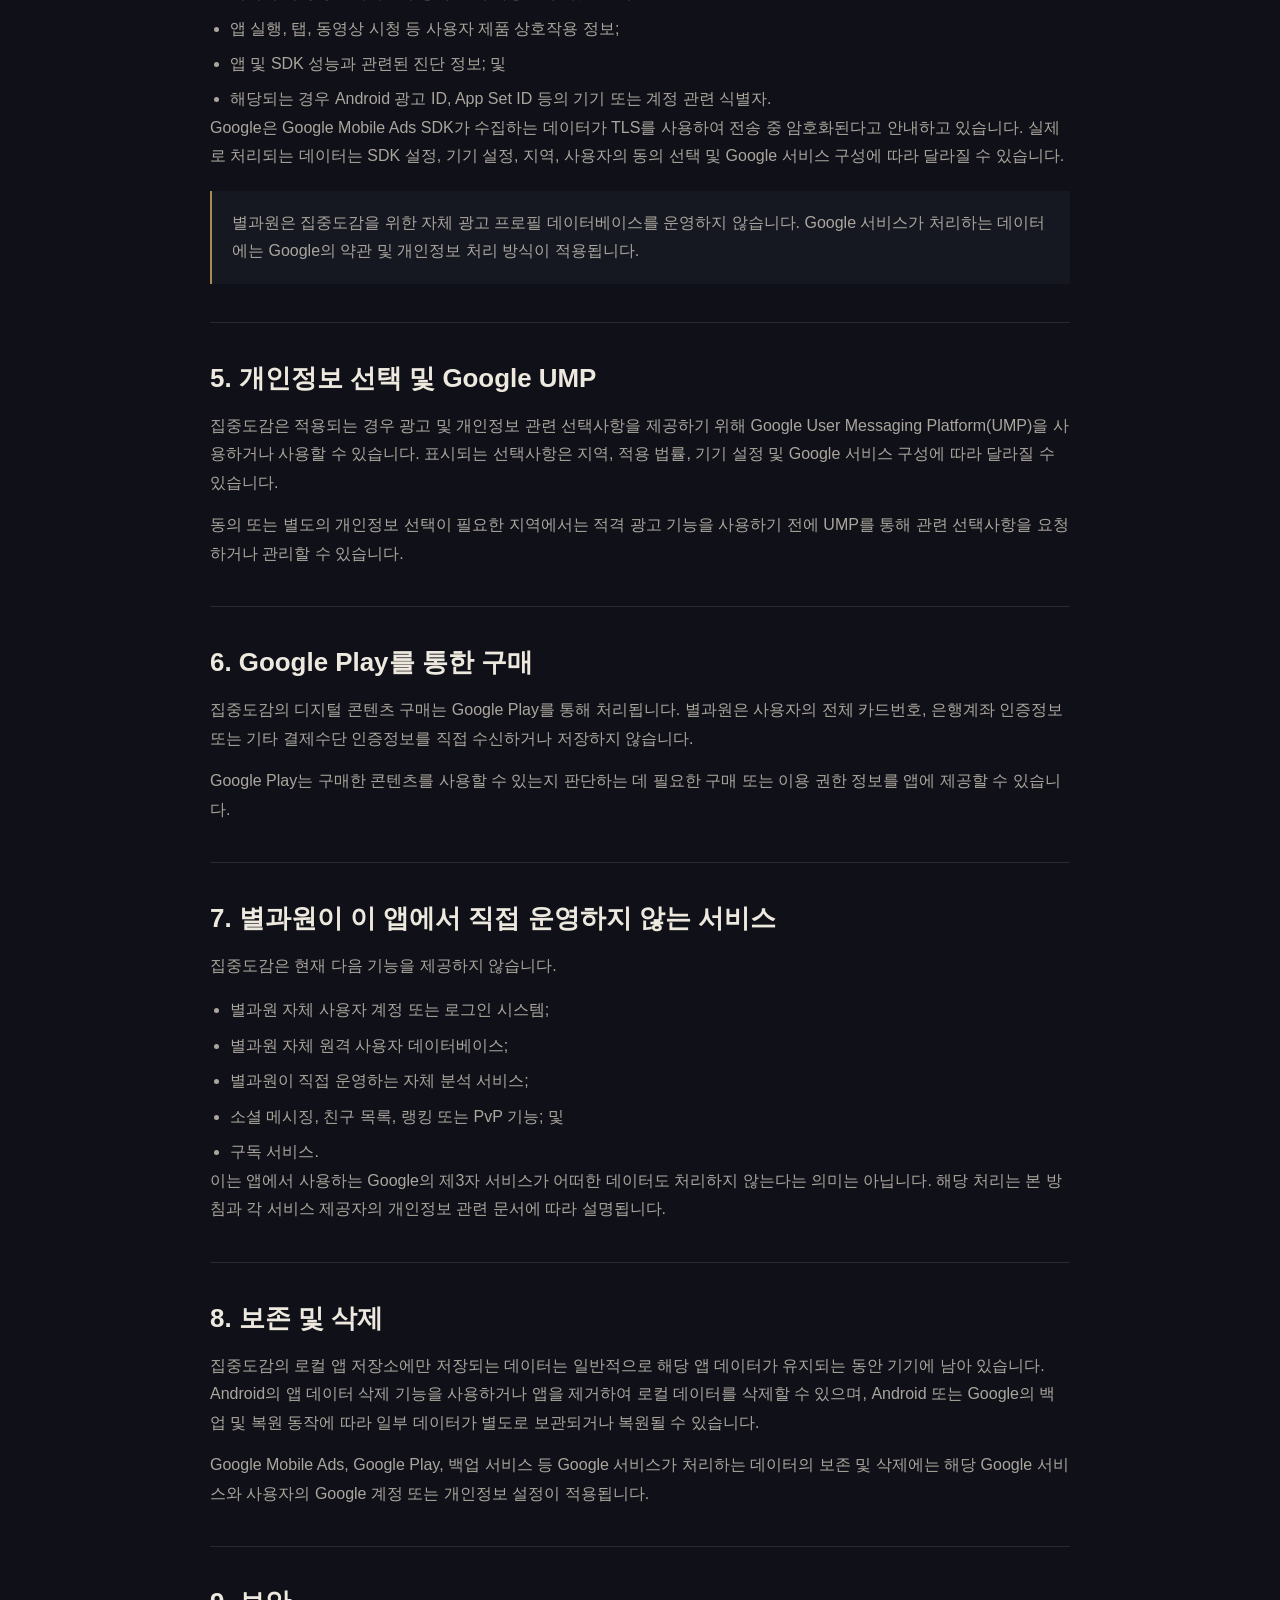
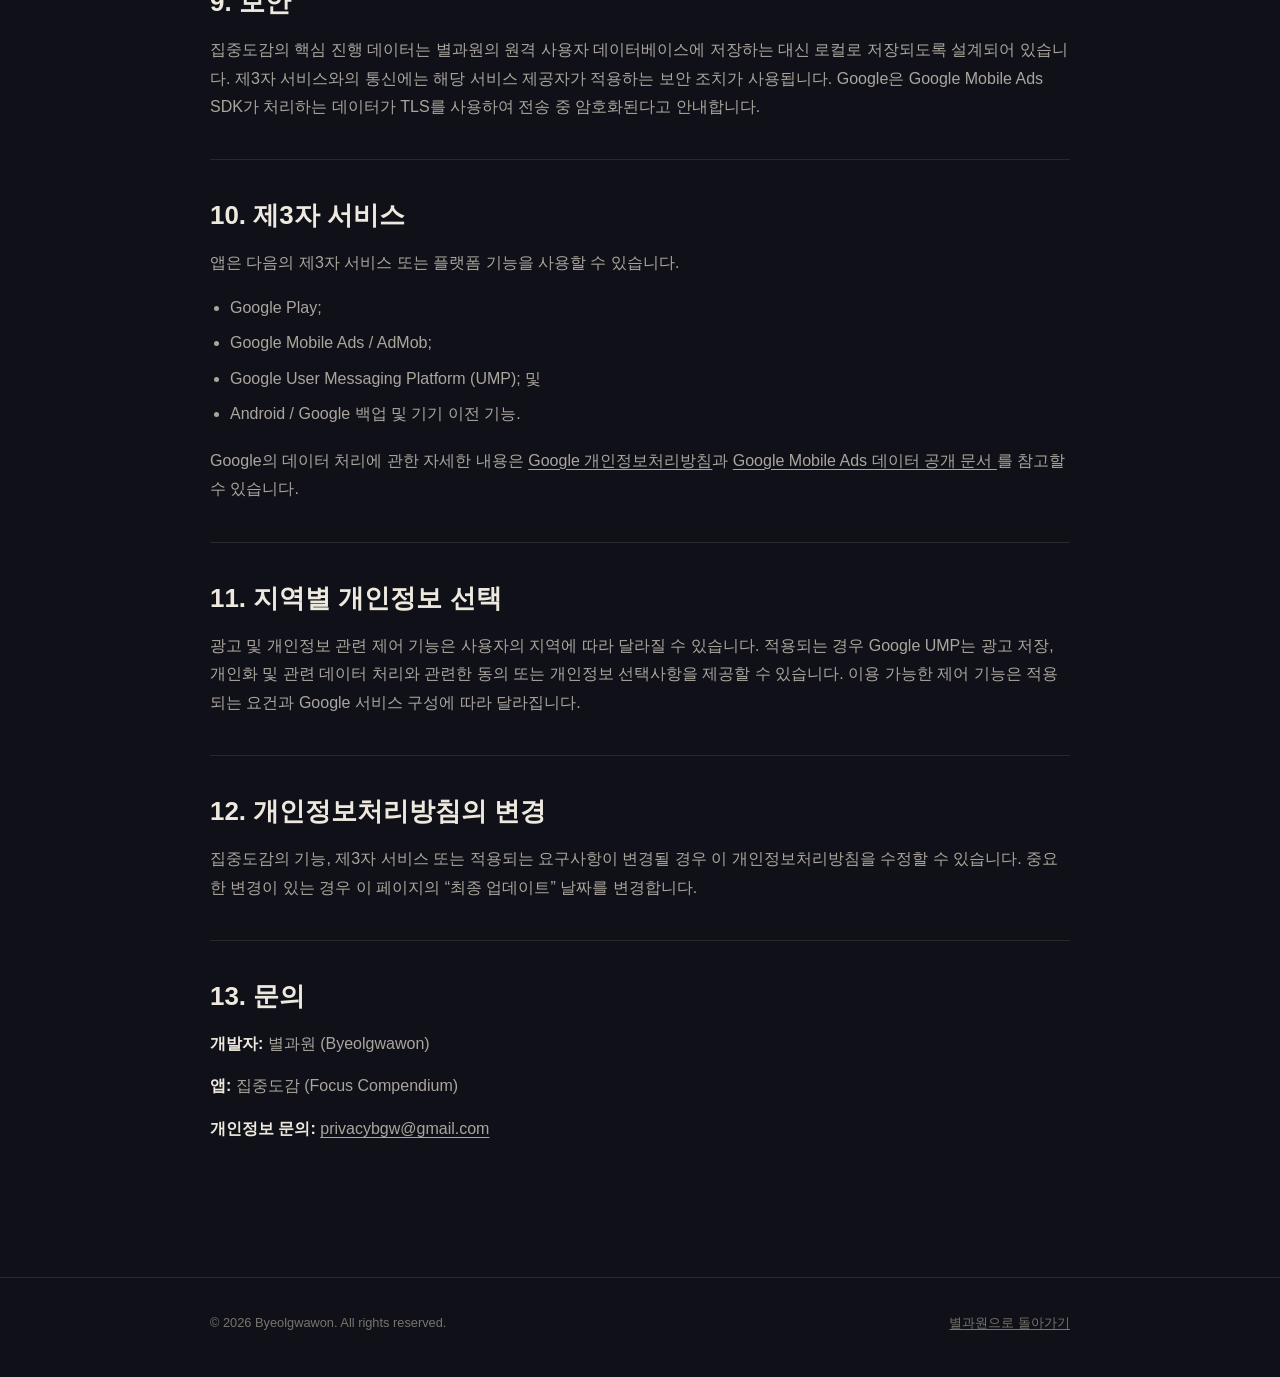
<file: ko/privacy/focus-compendium/index.html>
<!DOCTYPE html>
<html lang="ko">
<head>
  <meta charset="utf-8">
  <meta name="viewport" content="width=device-width, initial-scale=1">

  <title>집중도감 개인정보처리방침 | 별과원</title>
  <meta name="description" content="별과원(Byeolgwawon)이 개발한 Android 집중 타이머 및 수집 앱 Focus Compendium(집중도감)의 개인정보처리방침입니다.">
  <link rel="canonical" href="https://byeolgwawon.github.io/ko/privacy/focus-compendium/">

  <link rel="alternate" hreflang="en" href="https://byeolgwawon.github.io/privacy/focus-compendium/">
  <link rel="alternate" hreflang="ko" href="https://byeolgwawon.github.io/ko/privacy/focus-compendium/">
  <link rel="alternate" hreflang="x-default" href="https://byeolgwawon.github.io/privacy/focus-compendium/">

  <meta property="og:type" content="article">
  <meta property="og:title" content="집중도감 개인정보처리방침">
  <meta property="og:description" content="집중도감과 앱에서 사용하는 제3자 서비스의 데이터 처리 방식을 설명합니다.">
  <meta property="og:url" content="https://byeolgwawon.github.io/ko/privacy/focus-compendium/">

  <link rel="stylesheet" href="/assets/css/privacy.css">
</head>

<body>
  <header class="site-header">
    <div class="shell header-inner">
      <a class="home-link" href="/ko/">별과원</a>
      <nav class="lang-switch" aria-label="언어">
        <a href="/privacy/focus-compendium/" lang="en">English</a>
        <a href="/ko/privacy/focus-compendium/" aria-current="page">한국어</a>
      </nav>
    </div>
  </header>

  <main>
    <section class="policy-hero shell">
      <p class="eyebrow">FOCUS COMPENDIUM · 집중도감</p>
      <h1>개인정보처리방침</h1>
      <p class="lead">
        집중도감(Focus Compendium)은 별과원(Byeolgwawon)이 개발한 Android용
        집중 타이머 및 수집형 앱입니다. 이 개인정보처리방침은 앱 자체와 광고,
        개인정보 선택, 구매, 백업 및 기기 이전에 사용되는 제3자 서비스가
        데이터를 어떻게 처리하는지 설명합니다.
      </p>
      <p class="meta">시행일: 2026년 9월 9일 · 최종 업데이트: 2026년 9월 9일</p>
    </section>

    <article class="policy shell">
      <section class="policy-section">
        <h2>1. 데이터 처리 원칙</h2>
        <p>
          집중도감은 별과원이 자체적으로 운영하는 사용자 계정, 로그인 서비스 또는
          원격 사용자 데이터베이스를 사용하지 않습니다. 집중 기록, 설정, 수집 진행도
          등 핵심 앱 데이터는 사용자의 기기에 로컬로 저장되도록 설계되어 있습니다.
        </p>
        <p>
          다만 앱은 Google의 제3자 서비스를 사용하며, 해당 서비스는 아래 설명과
          같이 일부 사용자 또는 기기 정보를 처리할 수 있습니다.
        </p>
      </section>

      <section class="policy-section">
        <h2>2. 기기에 로컬로 저장되는 데이터</h2>
        <p>집중도감은 앱 기능 제공을 위해 다음과 같은 정보를 기기에 저장할 수 있습니다.</p>
        <ul>
          <li>집중 세션 기록 및 누적 집중 시간;</li>
          <li>앱 환경설정 및 설정값;</li>
          <li>발견한 아이템과 도감 진행 상태;</li>
          <li>선택한 Map 및 로컬 진행 상태;</li>
          <li>앱 기능에서 사용하는 로컬 이용 권한 또는 콘텐츠 사용 가능 상태; 및</li>
          <li>앱 기능 운영에 필요한 로컬 제한값 또는 횟수 정보.</li>
        </ul>
        <p>
          이러한 정보는 집중도감의 기능을 제공하기 위해 사용되며 별과원이 운영하는
          사용자 데이터베이스로 업로드되지 않습니다.
        </p>
      </section>

      <section class="policy-section">
        <h2>3. Android 백업 및 기기 이전</h2>
        <p>
          사용자의 Android 및 Google 계정 설정에 따라 일부 로컬 앱 데이터는 Android의
          백업 또는 기기 이전 기능에 포함될 수 있습니다. 이러한 처리는 별과원 서버가
          아니라 Android 또는 Google이 제공하는 시스템 기능을 통해 이루어집니다.
          일부 종류의 앱 데이터는 백업 또는 기기 이전 대상에서 제외될 수 있습니다.
        </p>
      </section>

      <section class="policy-section">
        <h2>4. 보상형 광고 및 Google Mobile Ads</h2>
        <p>
          집중도감은 사용자가 선택해서 볼 수 있는 보상형 광고를 제공하기 위해
          Google Mobile Ads(AdMob)를 사용합니다. Google의 공식 문서에 따르면
          Google Mobile Ads SDK는 광고, 분석 및 부정행위 방지 등의 목적으로 다음과
          같은 데이터를 자동으로 수집하고 공유할 수 있습니다.
        </p>
        <ul>
          <li>기기의 대략적인 위치를 추정하는 데 사용될 수 있는 IP 주소;</li>
          <li>앱 실행, 탭, 동영상 시청 등 사용자 제품 상호작용 정보;</li>
          <li>앱 및 SDK 성능과 관련된 진단 정보; 및</li>
          <li>해당되는 경우 Android 광고 ID, App Set ID 등의 기기 또는 계정 관련 식별자.</li>
        </ul>
        <p>
          Google은 Google Mobile Ads SDK가 수집하는 데이터가 TLS를 사용하여 전송 중
          암호화된다고 안내하고 있습니다. 실제로 처리되는 데이터는 SDK 설정, 기기 설정,
          지역, 사용자의 동의 선택 및 Google 서비스 구성에 따라 달라질 수 있습니다.
        </p>
        <div class="callout">
          별과원은 집중도감을 위한 자체 광고 프로필 데이터베이스를 운영하지 않습니다.
          Google 서비스가 처리하는 데이터에는 Google의 약관 및 개인정보 처리 방식이 적용됩니다.
        </div>
      </section>

      <section class="policy-section">
        <h2>5. 개인정보 선택 및 Google UMP</h2>
        <p>
          집중도감은 적용되는 경우 광고 및 개인정보 관련 선택사항을 제공하기 위해
          Google User Messaging Platform(UMP)을 사용하거나 사용할 수 있습니다.
          표시되는 선택사항은 지역, 적용 법률, 기기 설정 및 Google 서비스 구성에 따라
          달라질 수 있습니다.
        </p>
        <p>
          동의 또는 별도의 개인정보 선택이 필요한 지역에서는 적격 광고 기능을 사용하기
          전에 UMP를 통해 관련 선택사항을 요청하거나 관리할 수 있습니다.
        </p>
      </section>

      <section class="policy-section">
        <h2>6. Google Play를 통한 구매</h2>
        <p>
          집중도감의 디지털 콘텐츠 구매는 Google Play를 통해 처리됩니다. 별과원은
          사용자의 전체 카드번호, 은행계좌 인증정보 또는 기타 결제수단 인증정보를 직접
          수신하거나 저장하지 않습니다.
        </p>
        <p>
          Google Play는 구매한 콘텐츠를 사용할 수 있는지 판단하는 데 필요한 구매 또는
          이용 권한 정보를 앱에 제공할 수 있습니다.
        </p>
      </section>

      <section class="policy-section">
        <h2>7. 별과원이 이 앱에서 직접 운영하지 않는 서비스</h2>
        <p>집중도감은 현재 다음 기능을 제공하지 않습니다.</p>
        <ul>
          <li>별과원 자체 사용자 계정 또는 로그인 시스템;</li>
          <li>별과원 자체 원격 사용자 데이터베이스;</li>
          <li>별과원이 직접 운영하는 자체 분석 서비스;</li>
          <li>소셜 메시징, 친구 목록, 랭킹 또는 PvP 기능; 및</li>
          <li>구독 서비스.</li>
        </ul>
        <p>
          이는 앱에서 사용하는 Google의 제3자 서비스가 어떠한 데이터도 처리하지 않는다는
          의미는 아닙니다. 해당 처리는 본 방침과 각 서비스 제공자의 개인정보 관련 문서에
          따라 설명됩니다.
        </p>
      </section>

      <section class="policy-section">
        <h2>8. 보존 및 삭제</h2>
        <p>
          집중도감의 로컬 앱 저장소에만 저장되는 데이터는 일반적으로 해당 앱 데이터가
          유지되는 동안 기기에 남아 있습니다. Android의 앱 데이터 삭제 기능을 사용하거나
          앱을 제거하여 로컬 데이터를 삭제할 수 있으며, Android 또는 Google의 백업 및
          복원 동작에 따라 일부 데이터가 별도로 보관되거나 복원될 수 있습니다.
        </p>
        <p>
          Google Mobile Ads, Google Play, 백업 서비스 등 Google 서비스가 처리하는
          데이터의 보존 및 삭제에는 해당 Google 서비스와 사용자의 Google 계정 또는
          개인정보 설정이 적용됩니다.
        </p>
      </section>

      <section class="policy-section">
        <h2>9. 보안</h2>
        <p>
          집중도감의 핵심 진행 데이터는 별과원의 원격 사용자 데이터베이스에 저장하는 대신
          로컬로 저장되도록 설계되어 있습니다. 제3자 서비스와의 통신에는 해당 서비스
          제공자가 적용하는 보안 조치가 사용됩니다. Google은 Google Mobile Ads SDK가
          처리하는 데이터가 TLS를 사용하여 전송 중 암호화된다고 안내합니다.
        </p>
      </section>

      <section class="policy-section">
        <h2>10. 제3자 서비스</h2>
        <p>앱은 다음의 제3자 서비스 또는 플랫폼 기능을 사용할 수 있습니다.</p>
        <ul>
          <li>Google Play;</li>
          <li>Google Mobile Ads / AdMob;</li>
          <li>Google User Messaging Platform (UMP); 및</li>
          <li>Android / Google 백업 및 기기 이전 기능.</li>
        </ul>

        <div class="resource-list">
          <p>
            Google의 데이터 처리에 관한 자세한 내용은
            <a href="https://policies.google.com/privacy" rel="noopener noreferrer">Google 개인정보처리방침</a>과
            <a href="https://developers.google.com/admob/android/privacy/play-data-disclosure" rel="noopener noreferrer">
              Google Mobile Ads 데이터 공개 문서
            </a>를 참고할 수 있습니다.
          </p>
        </div>
      </section>

      <section class="policy-section">
        <h2>11. 지역별 개인정보 선택</h2>
        <p>
          광고 및 개인정보 관련 제어 기능은 사용자의 지역에 따라 달라질 수 있습니다.
          적용되는 경우 Google UMP는 광고 저장, 개인화 및 관련 데이터 처리와 관련한
          동의 또는 개인정보 선택사항을 제공할 수 있습니다. 이용 가능한 제어 기능은
          적용되는 요건과 Google 서비스 구성에 따라 달라집니다.
        </p>
      </section>

      <section class="policy-section">
        <h2>12. 개인정보처리방침의 변경</h2>
        <p>
          집중도감의 기능, 제3자 서비스 또는 적용되는 요구사항이 변경될 경우 이
          개인정보처리방침을 수정할 수 있습니다. 중요한 변경이 있는 경우 이 페이지의
          “최종 업데이트” 날짜를 변경합니다.
        </p>
      </section>

      <section class="policy-section">
        <h2>13. 문의</h2>
        <address class="contact">
          <p><strong>개발자:</strong> 별과원 (Byeolgwawon)</p>
          <p><strong>앱:</strong> 집중도감 (Focus Compendium)</p>
          <p><strong>개인정보 문의:</strong> <a href="mailto:privacybgw@gmail.com">privacybgw@gmail.com</a></p>
        </address>
      </section>
    </article>
  </main>

  <footer class="site-footer">
    <div class="shell footer-inner">
      <span>© 2026 Byeolgwawon. All rights reserved.</span>
      <a href="/ko/">별과원으로 돌아가기</a>
    </div>
  </footer>
</body>
</html>
</file>
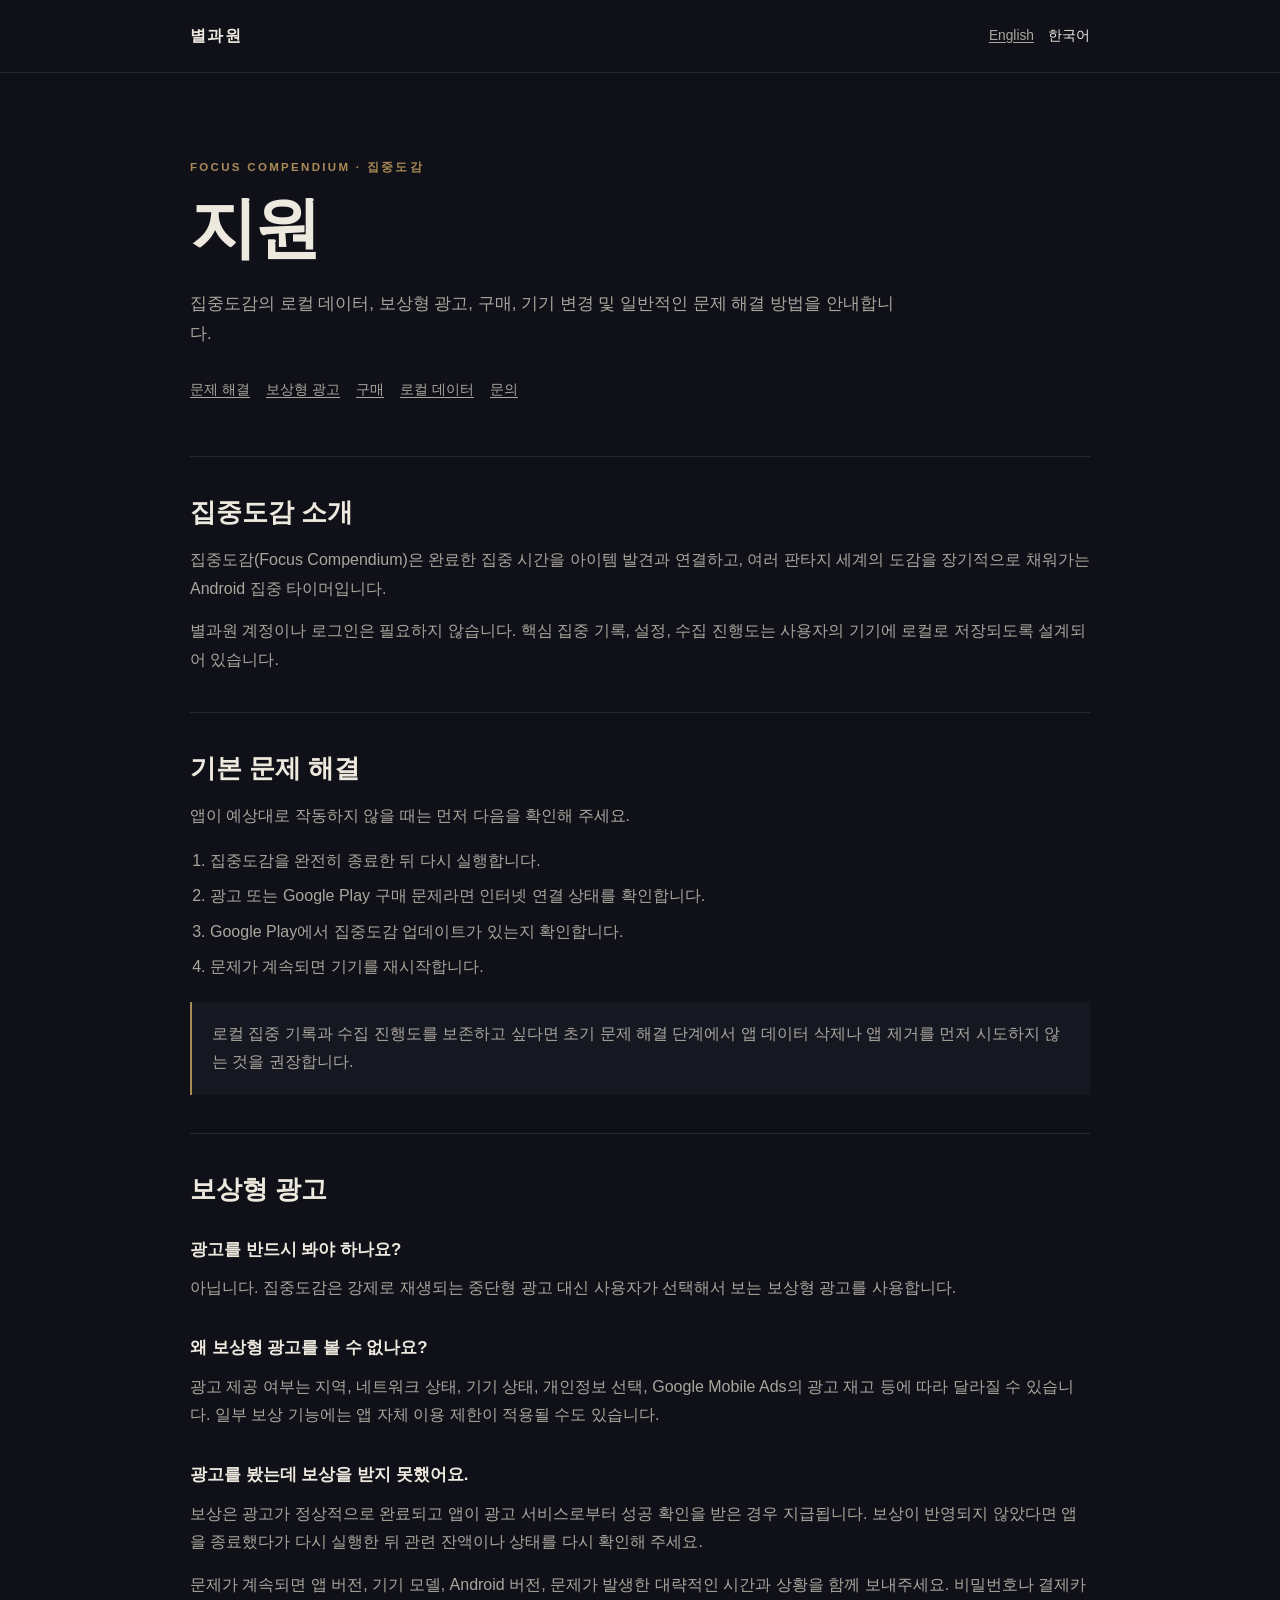
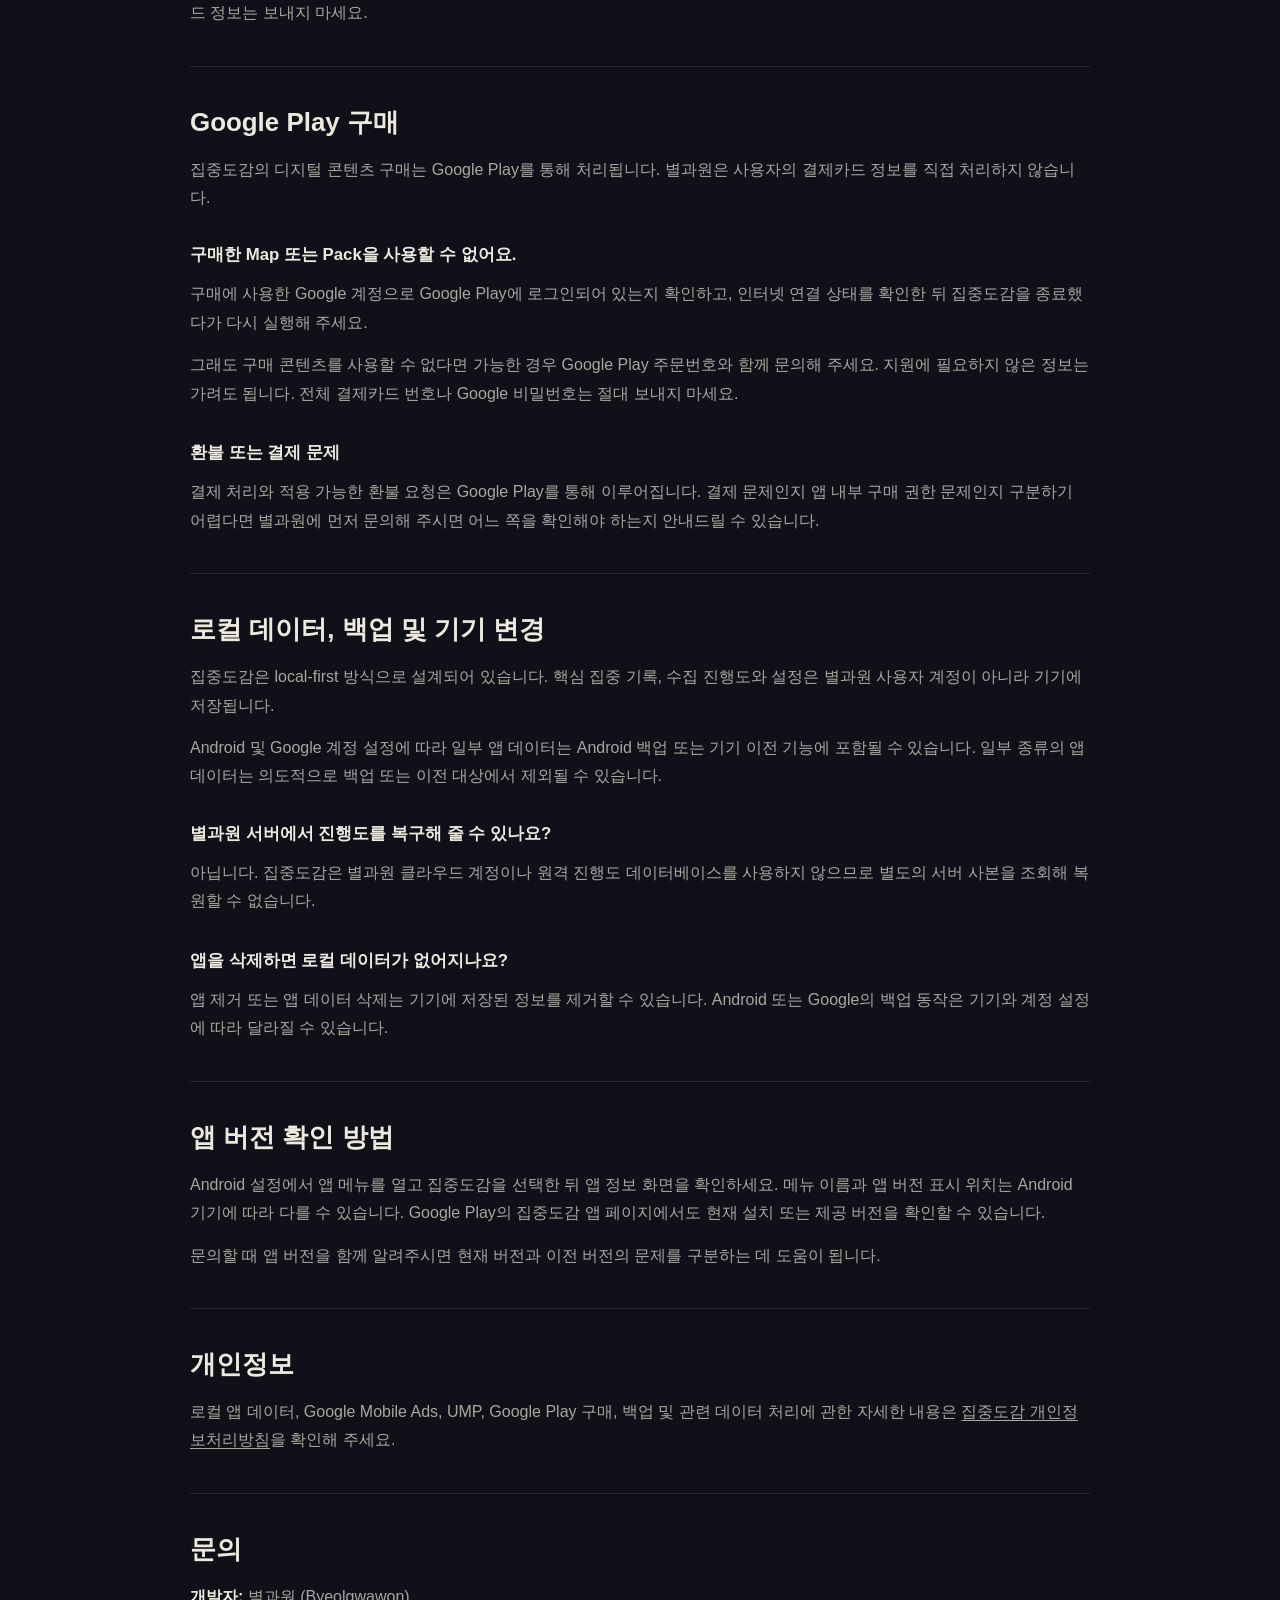
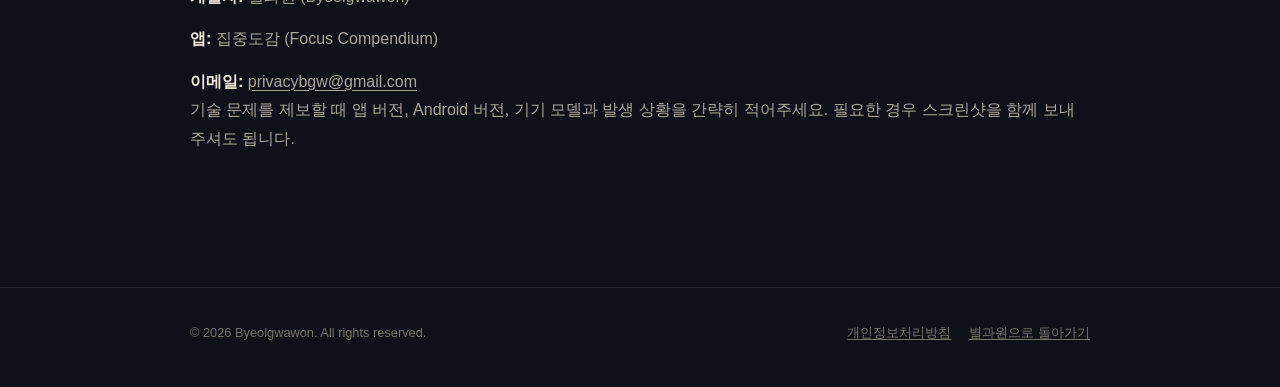
<file: ko/support/focus-compendium/index.html>
<!DOCTYPE html>
<html lang="ko">
<head>
  <meta charset="utf-8">
  <meta name="viewport" content="width=device-width, initial-scale=1">

  <title>집중도감 지원 | 별과원</title>
  <meta name="description" content="집중도감(Focus Compendium)의 사용 지원, 문제 해결, 보상형 광고, Google Play 구매, 로컬 데이터 및 문의 안내입니다.">
  <link rel="canonical" href="https://byeolgwawon.github.io/ko/support/focus-compendium/">

  <link rel="alternate" hreflang="en" href="https://byeolgwawon.github.io/support/focus-compendium/">
  <link rel="alternate" hreflang="ko" href="https://byeolgwawon.github.io/ko/support/focus-compendium/">
  <link rel="alternate" hreflang="x-default" href="https://byeolgwawon.github.io/support/focus-compendium/">

  <meta property="og:type" content="website">
  <meta property="og:title" content="집중도감 지원">
  <meta property="og:description" content="집중도감의 문제 해결, 구매, 보상형 광고, 로컬 데이터 및 문의 안내입니다.">
  <meta property="og:url" content="https://byeolgwawon.github.io/ko/support/focus-compendium/">

  <link rel="stylesheet" href="/assets/css/support.css">
</head>

<body>
  <header class="site-header">
    <div class="shell header-inner">
      <a class="home-link" href="/ko/">별과원</a>
      <nav class="lang-switch" aria-label="언어">
        <a href="/support/focus-compendium/" lang="en">English</a>
        <a href="/ko/support/focus-compendium/" aria-current="page">한국어</a>
      </nav>
    </div>
  </header>

  <main>
    <section class="support-hero shell">
      <p class="eyebrow">FOCUS COMPENDIUM · 집중도감</p>
      <h1>지원</h1>
      <p class="lead">
        집중도감의 로컬 데이터, 보상형 광고, 구매, 기기 변경 및
        일반적인 문제 해결 방법을 안내합니다.
      </p>
      <nav class="quick-links" aria-label="지원 항목">
        <a href="#troubleshooting">문제 해결</a>
        <a href="#ads">보상형 광고</a>
        <a href="#purchases">구매</a>
        <a href="#data">로컬 데이터</a>
        <a href="#contact">문의</a>
      </nav>
    </section>

    <article class="support shell">
      <section class="support-section">
        <h2>집중도감 소개</h2>
        <p>
          집중도감(Focus Compendium)은 완료한 집중 시간을 아이템 발견과 연결하고,
          여러 판타지 세계의 도감을 장기적으로 채워가는 Android 집중 타이머입니다.
        </p>
        <p>
          별과원 계정이나 로그인은 필요하지 않습니다. 핵심 집중 기록, 설정,
          수집 진행도는 사용자의 기기에 로컬로 저장되도록 설계되어 있습니다.
        </p>
      </section>

      <section id="troubleshooting" class="support-section">
        <h2>기본 문제 해결</h2>
        <p>앱이 예상대로 작동하지 않을 때는 먼저 다음을 확인해 주세요.</p>
        <ol>
          <li>집중도감을 완전히 종료한 뒤 다시 실행합니다.</li>
          <li>광고 또는 Google Play 구매 문제라면 인터넷 연결 상태를 확인합니다.</li>
          <li>Google Play에서 집중도감 업데이트가 있는지 확인합니다.</li>
          <li>문제가 계속되면 기기를 재시작합니다.</li>
        </ol>

        <div class="callout">
          로컬 집중 기록과 수집 진행도를 보존하고 싶다면 초기 문제 해결 단계에서
          앱 데이터 삭제나 앱 제거를 먼저 시도하지 않는 것을 권장합니다.
        </div>
      </section>

      <section id="ads" class="support-section">
        <h2>보상형 광고</h2>

        <div class="faq-item">
          <h3>광고를 반드시 봐야 하나요?</h3>
          <p>
            아닙니다. 집중도감은 강제로 재생되는 중단형 광고 대신
            사용자가 선택해서 보는 보상형 광고를 사용합니다.
          </p>
        </div>

        <div class="faq-item">
          <h3>왜 보상형 광고를 볼 수 없나요?</h3>
          <p>
            광고 제공 여부는 지역, 네트워크 상태, 기기 상태, 개인정보 선택,
            Google Mobile Ads의 광고 재고 등에 따라 달라질 수 있습니다.
            일부 보상 기능에는 앱 자체 이용 제한이 적용될 수도 있습니다.
          </p>
        </div>

        <div class="faq-item">
          <h3>광고를 봤는데 보상을 받지 못했어요.</h3>
          <p>
            보상은 광고가 정상적으로 완료되고 앱이 광고 서비스로부터 성공 확인을
            받은 경우 지급됩니다. 보상이 반영되지 않았다면 앱을 종료했다가 다시
            실행한 뒤 관련 잔액이나 상태를 다시 확인해 주세요.
          </p>
          <p>
            문제가 계속되면 앱 버전, 기기 모델, Android 버전, 문제가 발생한 대략적인
            시간과 상황을 함께 보내주세요. 비밀번호나 결제카드 정보는 보내지 마세요.
          </p>
        </div>
      </section>

      <section id="purchases" class="support-section">
        <h2>Google Play 구매</h2>
        <p>
          집중도감의 디지털 콘텐츠 구매는 Google Play를 통해 처리됩니다.
          별과원은 사용자의 결제카드 정보를 직접 처리하지 않습니다.
        </p>

        <div class="faq-item">
          <h3>구매한 Map 또는 Pack을 사용할 수 없어요.</h3>
          <p>
            구매에 사용한 Google 계정으로 Google Play에 로그인되어 있는지 확인하고,
            인터넷 연결 상태를 확인한 뒤 집중도감을 종료했다가 다시 실행해 주세요.
          </p>
          <p>
            그래도 구매 콘텐츠를 사용할 수 없다면 가능한 경우 Google Play 주문번호와
            함께 문의해 주세요. 지원에 필요하지 않은 정보는 가려도 됩니다.
            전체 결제카드 번호나 Google 비밀번호는 절대 보내지 마세요.
          </p>
        </div>

        <div class="faq-item">
          <h3>환불 또는 결제 문제</h3>
          <p>
            결제 처리와 적용 가능한 환불 요청은 Google Play를 통해 이루어집니다.
            결제 문제인지 앱 내부 구매 권한 문제인지 구분하기 어렵다면 별과원에 먼저
            문의해 주시면 어느 쪽을 확인해야 하는지 안내드릴 수 있습니다.
          </p>
        </div>
      </section>

      <section id="data" class="support-section">
        <h2>로컬 데이터, 백업 및 기기 변경</h2>
        <p>
          집중도감은 local-first 방식으로 설계되어 있습니다. 핵심 집중 기록,
          수집 진행도와 설정은 별과원 사용자 계정이 아니라 기기에 저장됩니다.
        </p>
        <p>
          Android 및 Google 계정 설정에 따라 일부 앱 데이터는 Android 백업 또는
          기기 이전 기능에 포함될 수 있습니다. 일부 종류의 앱 데이터는 의도적으로
          백업 또는 이전 대상에서 제외될 수 있습니다.
        </p>

        <div class="faq-item">
          <h3>별과원 서버에서 진행도를 복구해 줄 수 있나요?</h3>
          <p>
            아닙니다. 집중도감은 별과원 클라우드 계정이나 원격 진행도 데이터베이스를
            사용하지 않으므로 별도의 서버 사본을 조회해 복원할 수 없습니다.
          </p>
        </div>

        <div class="faq-item">
          <h3>앱을 삭제하면 로컬 데이터가 없어지나요?</h3>
          <p>
            앱 제거 또는 앱 데이터 삭제는 기기에 저장된 정보를 제거할 수 있습니다.
            Android 또는 Google의 백업 동작은 기기와 계정 설정에 따라 달라질 수 있습니다.
          </p>
        </div>
      </section>

      <section class="support-section">
        <h2>앱 버전 확인 방법</h2>
        <p>
          Android 설정에서 앱 메뉴를 열고 집중도감을 선택한 뒤 앱 정보 화면을 확인하세요.
          메뉴 이름과 앱 버전 표시 위치는 Android 기기에 따라 다를 수 있습니다.
          Google Play의 집중도감 앱 페이지에서도 현재 설치 또는 제공 버전을 확인할 수 있습니다.
        </p>
        <p>
          문의할 때 앱 버전을 함께 알려주시면 현재 버전과 이전 버전의 문제를 구분하는 데 도움이 됩니다.
        </p>
      </section>

      <section class="support-section">
        <h2>개인정보</h2>
        <p>
          로컬 앱 데이터, Google Mobile Ads, UMP, Google Play 구매, 백업 및 관련
          데이터 처리에 관한 자세한 내용은
          <a href="/ko/privacy/focus-compendium/">집중도감 개인정보처리방침</a>을 확인해 주세요.
        </p>
      </section>

      <section id="contact" class="support-section">
        <h2>문의</h2>
        <address class="contact">
          <p><strong>개발자:</strong> 별과원 (Byeolgwawon)</p>
          <p><strong>앱:</strong> 집중도감 (Focus Compendium)</p>
          <p><strong>이메일:</strong> <a href="mailto:privacybgw@gmail.com">privacybgw@gmail.com</a></p>
        </address>

        <p>
          기술 문제를 제보할 때 앱 버전, Android 버전, 기기 모델과 발생 상황을
          간략히 적어주세요. 필요한 경우 스크린샷을 함께 보내주셔도 됩니다.
        </p>
      </section>
    </article>
  </main>

  <footer class="site-footer">
    <div class="shell footer-inner">
      <span>© 2026 Byeolgwawon. All rights reserved.</span>
      <div class="footer-links">
        <a href="/ko/privacy/focus-compendium/">개인정보처리방침</a>
        <a href="/ko/">별과원으로 돌아가기</a>
      </div>
    </div>
  </footer>
</body>
</html>
</file>
<file: assets/css/styles.css>
:root {
  --bg: #101118;
  --bg-deep: #0c0d12;
  --text: #eee9df;
  --muted: #aaa69e;
  --quiet: #76736e;
  --gold: #a98a55;
  --gold-soft: rgba(169, 138, 85, 0.28);
  --line: rgba(238, 233, 223, 0.10);
  --shell: 1180px;
}

* { box-sizing: border-box; }

html { scroll-behavior: smooth; }

body {
  margin: 0;
  background: var(--bg);
  color: var(--text);
  font-family: Inter, Pretendard, "Noto Sans KR", "Apple SD Gothic Neo",
    "Segoe UI", sans-serif;
  line-height: 1.7;
  text-rendering: optimizeLegibility;
}

img { display: block; max-width: 100%; }

a {
  color: inherit;
  text-underline-offset: 0.18em;
}

.shell {
  width: min(calc(100% - 48px), var(--shell));
  margin-inline: auto;
}

.skip-link {
  position: fixed;
  z-index: 100;
  top: 12px;
  left: 12px;
  padding: 10px 14px;
  background: var(--text);
  color: var(--bg);
  text-decoration: none;
  transform: translateY(-160%);
}

.skip-link:focus { transform: translateY(0); }

.site-header {
  border-bottom: 1px solid var(--line);
}

.header-inner {
  min-height: 82px;
  display: flex;
  align-items: center;
  justify-content: flex-end;
  gap: 24px;
}

.site-nav {
  display: flex;
  gap: 28px;
  align-items: center;
}

.site-nav a {
  color: var(--muted);
  font-size: 0.84rem;
  letter-spacing: 0.08em;
  text-decoration: none;
}

.site-nav a:hover,
.site-nav a:focus-visible {
  color: var(--text);
}

.lang-link { color: var(--gold) !important; }

.hero {
  min-height: 560px;
  padding-block: 136px 120px;
  text-align: center;
}

.eyebrow {
  margin: 0 0 18px;
  color: var(--gold);
  font-size: 0.72rem;
  font-weight: 700;
  letter-spacing: 0.22em;
}

.hero h1 {
  margin: 0;
  font-size: clamp(2.9rem, 8vw, 5.6rem);
  font-weight: 650;
  line-height: 1.03;
  letter-spacing: 0.04em;
}

.hero-en {
  margin: 12px 0 0;
  color: var(--muted);
  font-family: Georgia, "Times New Roman", serif;
  font-size: clamp(1.2rem, 2.3vw, 1.8rem);
  letter-spacing: 0.08em;
}

.hero-line {
  margin: 44px 0 0;
  font-family: Georgia, "Times New Roman", serif;
  font-size: clamp(1.45rem, 3vw, 2.25rem);
  line-height: 1.35;
}

.hero-copy {
  margin: 18px auto 0;
  color: var(--muted);
  font-size: 1rem;
}

.worlds {
  padding-block: 110px 124px;
  background: var(--bg-deep);
  border-block: 1px solid var(--line);
}

.section-heading { margin-bottom: 42px; }

.section-heading h2,
.about h2 {
  margin: 0;
  font-size: clamp(1.7rem, 3vw, 2.45rem);
  font-weight: 600;
  letter-spacing: -0.035em;
}

.featured-world {
  display: grid;
  grid-template-columns: minmax(0, 1.15fr) minmax(300px, 0.85fr);
  align-items: center;
  gap: clamp(44px, 7vw, 96px);
}

.world-art {
  position: relative;
  max-width: 680px;
}

.world-art::after {
  content: "";
  position: absolute;
  inset: auto 14% -2% 14%;
  height: 1px;
  background: var(--gold-soft);
}

.world-art img {
  width: 100%;
  height: auto;
  filter: drop-shadow(0 24px 36px rgba(0, 0, 0, 0.22));
}

.world-kicker {
  margin: 0 0 18px;
  color: var(--gold);
  font-size: 0.69rem;
  font-weight: 700;
  letter-spacing: 0.17em;
}

.world-copy h3 {
  margin: 0;
  line-height: 1.08;
}

.title-ko,
.title-en {
  display: block;
}

.title-ko {
  font-size: clamp(2rem, 4vw, 3.4rem);
  font-weight: 650;
  letter-spacing: -0.045em;
}

.title-en {
  margin-top: 10px;
  color: var(--muted);
  font-family: Georgia, "Times New Roman", serif;
  font-size: clamp(1.35rem, 2.4vw, 2rem);
  font-weight: 400;
}

.world-tagline {
  margin: 34px 0 0;
  font-size: clamp(1.15rem, 2vw, 1.45rem);
  font-weight: 600;
}

.world-description {
  max-width: 33rem;
  margin: 18px 0 0;
  color: var(--muted);
}

.world-link {
  display: inline-block;
  margin-top: 28px;
  color: var(--text);
  font-size: 0.88rem;
  font-weight: 650;
  letter-spacing: 0.04em;
  text-decoration: none;
  border-bottom: 1px solid var(--gold);
  padding-bottom: 4px;
}

.world-link:hover,
.world-link:focus-visible {
  color: #fff7e8;
}

.about {
  padding-block: 118px 126px;
}

.about-rule {
  width: 64px;
  height: 1px;
  margin-bottom: 56px;
  background: var(--gold);
}

.about-grid {
  display: grid;
  grid-template-columns: 0.9fr 1.1fr;
  gap: clamp(40px, 8vw, 120px);
}

.about-copy {
  color: var(--muted);
  font-size: 1rem;
}

.about-copy p { margin: 0; }
.about-copy p + p { margin-top: 18px; }

.site-footer {
  padding-block: 42px 50px;
  border-top: 1px solid var(--line);
}

.footer-inner {
  display: grid;
  grid-template-columns: 1fr auto;
  align-items: center;
  gap: 18px 32px;
}

.footer-inner > div:first-child {
  display: flex;
  align-items: baseline;
  gap: 10px;
}

.footer-inner strong {
  font-size: 0.9rem;
  letter-spacing: 0.08em;
}

.footer-inner span {
  color: var(--muted);
  font-size: 0.82rem;
}

.footer-nav {
  display: flex;
  gap: 22px;
}

.footer-nav a {
  color: var(--muted);
  font-size: 0.82rem;
  text-decoration: none;
}

.footer-nav a:hover,
.footer-nav a:focus-visible {
  color: var(--text);
}

.copyright {
  grid-column: 1 / -1;
  margin: 0;
  color: var(--quiet);
  font-size: 0.76rem;
}

@media (max-width: 780px) {
  .shell { width: min(calc(100% - 32px), var(--shell)); }

  .header-inner { min-height: 70px; }
  .site-nav { gap: 18px; }

  .hero {
    min-height: 500px;
    padding-block: 110px 96px;
  }

  .hero-copy br { display: none; }

  .worlds { padding-block: 86px 94px; }

  .featured-world {
    grid-template-columns: 1fr;
    gap: 46px;
  }

  .world-art {
    width: min(100%, 560px);
    margin-inline: auto;
  }

  .world-copy { max-width: 620px; }

  .about { padding-block: 90px 96px; }

  .about-grid { grid-template-columns: 1fr; }

  .footer-inner { grid-template-columns: 1fr; }
}

@media (max-width: 480px) {
  .site-nav a { font-size: 0.78rem; }
  .hero-line { margin-top: 34px; }
  .world-description { font-size: 0.95rem; }
}

@media (prefers-reduced-motion: reduce) {
  html { scroll-behavior: auto; }
}
</file>
<file: assets/css/focus-compendium.css>
:root {
  --bg: #101118;
  --bg-deep: #0c0d12;
  --bg-soft: #151721;
  --text: #eee9df;
  --muted: #aaa69e;
  --quiet: #77746e;
  --gold: #aa8b56;
  --line: rgba(238, 233, 223, 0.11);
  --shell: 1120px;
}

* { box-sizing: border-box; }
html { scroll-behavior: smooth; }
body {
  margin: 0;
  background: var(--bg);
  color: var(--text);
  font-family: Inter, Pretendard, "Noto Sans KR", "Apple SD Gothic Neo", "Segoe UI", sans-serif;
  line-height: 1.72;
  text-rendering: optimizeLegibility;
}
img { display: block; max-width: 100%; }
a { color: inherit; text-underline-offset: 0.18em; }
.shell { width: min(calc(100% - 48px), var(--shell)); margin-inline: auto; }

.site-header { border-bottom: 1px solid var(--line); }
.header-inner {
  min-height: 76px; display: flex; justify-content: space-between; align-items: center; gap: 24px;
}
.home-link { text-decoration: none; font-weight: 650; letter-spacing: 0.07em; }
.lang-switch { display: flex; gap: 14px; color: var(--muted); font-size: 0.85rem; }
.lang-switch a[aria-current="page"] { color: var(--text); text-decoration: none; }

.hero {
  padding: 88px 0 104px;
}
.hero-grid {
  display: grid;
  grid-template-columns: minmax(0, 0.9fr) minmax(380px, 1.1fr);
  gap: clamp(40px, 7vw, 96px);
  align-items: center;
}
.eyebrow {
  margin: 0 0 16px; color: var(--gold); font-size: 0.71rem; font-weight: 700; letter-spacing: 0.2em;
}
h1 {
  margin: 0;
  font-size: clamp(3rem, 7vw, 5.4rem);
  line-height: 0.98;
  letter-spacing: -0.05em;
}
.app-ko {
  display: block;
  margin-top: 14px;
  color: var(--muted);
  font-size: clamp(1.2rem, 2vw, 1.65rem);
  font-weight: 500;
}
.tagline {
  margin: 34px 0 0;
  font-family: Georgia, "Times New Roman", serif;
  font-size: clamp(1.45rem, 2.7vw, 2.15rem);
  line-height: 1.35;
}
.hero-copy {
  max-width: 590px;
  margin: 20px 0 0;
  color: var(--muted);
}
.release-note {
  margin-top: 26px;
  color: var(--quiet);
  font-size: 0.86rem;
}
.hero-art img {
  width: min(100%, 520px);
  aspect-ratio: 1 / 1;
  object-fit: contain;
  margin-inline: auto;
  filter: drop-shadow(0 30px 42px rgba(0,0,0,.25));
}

.section {
  padding: 96px 0;
  border-top: 1px solid var(--line);
}
.section.dark { background: var(--bg-deep); }
.section-head { max-width: 720px; margin-bottom: 44px; }
.section h2 {
  margin: 0;
  font-size: clamp(1.8rem, 4vw, 3rem);
  line-height: 1.15;
  letter-spacing: -0.035em;
}
.section-intro { margin: 18px 0 0; color: var(--muted); }

.flow {
  display: grid;
  grid-template-columns: repeat(3, 1fr);
  gap: 1px;
  background: var(--line);
  border: 1px solid var(--line);
}
.flow-step {
  background: var(--bg);
  padding: 30px;
}
.step-number {
  display: block;
  margin-bottom: 24px;
  color: var(--gold);
  font-family: Georgia, "Times New Roman", serif;
  font-size: 0.9rem;
}
.flow-step h3 { margin: 0; font-size: 1.28rem; }
.flow-step p { margin: 12px 0 0; color: var(--muted); font-size: 0.94rem; }

.two-col {
  display: grid;
  grid-template-columns: 0.9fr 1.1fr;
  gap: clamp(42px, 8vw, 110px);
  align-items: start;
}
.feature-list {
  display: grid;
  gap: 22px;
}
.feature {
  padding-top: 20px;
  border-top: 1px solid var(--line);
}
.feature h3 { margin: 0; font-size: 1.05rem; }
.feature p { margin: 8px 0 0; color: var(--muted); }

.map-art img {
  width: min(100%, 500px);
  aspect-ratio: 1 / 1;
  object-fit: contain;
  margin-inline: auto;
}
.map-copy p { color: var(--muted); }

.screenshot-placeholder {
  display: grid;
  grid-template-columns: repeat(3, 1fr);
  gap: 18px;
}
.shot {
  min-height: 420px;
  display: grid;
  place-items: center;
  padding: 28px;
  border: 1px solid var(--line);
  background:
    linear-gradient(180deg, rgba(255,255,255,.015), rgba(255,255,255,0)),
    var(--bg-soft);
  text-align: center;
  color: var(--quiet);
  font-size: 0.86rem;
}
.shot strong {
  display: block;
  margin-bottom: 6px;
  color: var(--muted);
  font-size: 0.94rem;
}

.faq {
  max-width: 820px;
}
.faq-item {
  padding: 28px 0;
  border-top: 1px solid var(--line);
}
.faq-item h3 { margin: 0; font-size: 1.08rem; }
.faq-item p { margin: 10px 0 0; color: var(--muted); }

.site-footer {
  padding: 38px 0 48px;
  border-top: 1px solid var(--line);
}
.footer-inner {
  display: flex; justify-content: space-between; gap: 20px; flex-wrap: wrap;
  color: var(--quiet); font-size: 0.82rem;
}
.footer-links { display: flex; gap: 18px; flex-wrap: wrap; }
.footer-links a { color: var(--muted); text-decoration: none; }
.footer-links a:hover, .footer-links a:focus-visible { color: var(--text); }

@media (max-width: 820px) {
  .shell { width: min(calc(100% - 32px), var(--shell)); }
  .hero { padding-top: 64px; }
  .hero-grid, .two-col { grid-template-columns: 1fr; }
  .hero-art { order: -1; }
  .hero-art img { width: min(100%, 420px); }
  .flow { grid-template-columns: 1fr; }
  .screenshot-placeholder { grid-template-columns: 1fr; }
  .shot { min-height: 260px; }
}

@media (max-width: 480px) {
  .header-inner { min-height: 66px; }
  .home-link { font-size: 0.9rem; }
  .lang-switch { font-size: 0.78rem; }
  .section { padding: 76px 0; }
}

@media (prefers-reduced-motion: reduce) { html { scroll-behavior: auto; } }

.trust-band {
  border-top: 1px solid var(--line);
  border-bottom: 1px solid var(--line);
  background: var(--bg-soft);
}

.trust-strip {
  display: grid;
  grid-template-columns: repeat(4, 1fr);
}

.trust-strip > div {
  padding: 24px 22px;
  border-right: 1px solid var(--line);
}

.trust-strip > div:last-child {
  border-right: 0;
}

.trust-strip strong,
.trust-strip span {
  display: block;
}

.trust-strip strong {
  font-size: 0.9rem;
}

.trust-strip span {
  margin-top: 5px;
  color: var(--muted);
  font-size: 0.78rem;
}

@media (max-width: 820px) {
  .trust-strip {
    grid-template-columns: repeat(2, 1fr);
  }

  .trust-strip > div:nth-child(2) {
    border-right: 0;
  }

  .trust-strip > div:nth-child(-n+2) {
    border-bottom: 1px solid var(--line);
  }
}

@media (max-width: 480px) {
  .trust-strip {
    grid-template-columns: 1fr;
  }

  .trust-strip > div,
  .trust-strip > div:nth-child(2) {
    border-right: 0;
    border-bottom: 1px solid var(--line);
  }

  .trust-strip > div:last-child {
    border-bottom: 0;
  }
}


.screenshot-section {
  overflow: hidden;
}

.screenshots-grid {
  display: grid;
  grid-template-columns: repeat(4, minmax(0, 1fr));
  gap: clamp(16px, 2.2vw, 28px);
  align-items: start;
}

.screenshot-card {
  margin: 0;
  min-width: 0;
}

.screenshot-card img {
  width: 100%;
  height: auto;
  border: 1px solid var(--line);
  border-radius: 18px;
  background: var(--bg-deep);
  box-shadow: 0 20px 44px rgba(0, 0, 0, 0.20);
}

.screenshot-card figcaption {
  padding: 18px 4px 0;
}

.screenshot-card figcaption strong,
.screenshot-card figcaption span {
  display: block;
}

.screenshot-card figcaption strong {
  font-size: 0.95rem;
}

.screenshot-card figcaption span {
  margin-top: 7px;
  color: var(--muted);
  font-size: 0.82rem;
  line-height: 1.6;
}

@media (max-width: 900px) {
  .screenshots-grid {
    grid-template-columns: repeat(2, minmax(0, 1fr));
    gap: 30px 22px;
  }
}

@media (max-width: 560px) {
  .screenshots-grid {
    grid-template-columns: 1fr;
    gap: 42px;
  }

  .screenshot-card {
    width: min(100%, 360px);
    margin-inline: auto;
  }
}


.guardian-section {
  overflow: hidden;
}

.guardian-feature {
  display: grid;
  grid-template-columns: minmax(280px, 0.78fr) minmax(340px, 1.22fr);
  gap: clamp(44px, 7vw, 92px);
  align-items: center;
}

.guardian-copy p:not(.eyebrow):not(.guardian-note) {
  margin: 22px 0 0;
  color: var(--muted);
}

.guardian-note {
  margin: 18px 0 0;
  color: var(--quiet);
  font-size: 0.88rem;
}

.guardian-shot {
  margin: 0;
  width: min(100%, 520px);
  justify-self: center;
}

.guardian-shot img {
  width: 100%;
  height: auto;
  border: 1px solid var(--line);
  border-radius: 22px;
  background: var(--bg-deep);
  box-shadow: 0 26px 56px rgba(0, 0, 0, 0.26);
}

.guardian-shot figcaption {
  margin-top: 14px;
  color: var(--quiet);
  font-size: 0.76rem;
  text-align: center;
}

@media (max-width: 820px) {
  .guardian-feature {
    grid-template-columns: 1fr;
  }

  .guardian-shot {
    width: min(100%, 430px);
  }
}


@media (max-width: 820px) {
  .map-art img {
    width: min(100%, 420px);
  }
}
</file>
<file: assets/css/privacy.css>
:root {
  --bg: #101118;
  --bg-soft: #151721;
  --text: #eee9df;
  --muted: #aaa69e;
  --quiet: #77746e;
  --gold: #aa8b56;
  --line: rgba(238, 233, 223, 0.11);
  --shell: 860px;
}
* { box-sizing: border-box; }
html { scroll-behavior: smooth; }
body {
  margin: 0;
  background: var(--bg);
  color: var(--text);
  font-family: Inter, Pretendard, "Noto Sans KR", "Apple SD Gothic Neo", "Segoe UI", sans-serif;
  line-height: 1.78;
  text-rendering: optimizeLegibility;
}
a { color: inherit; text-underline-offset: 0.18em; }
a:hover, a:focus-visible { color: #fff7e8; }
.shell { width: min(calc(100% - 40px), var(--shell)); margin-inline: auto; }
.site-header { border-bottom: 1px solid var(--line); }
.header-inner {
  min-height: 72px; display: flex; justify-content: space-between; align-items: center; gap: 24px;
}
.home-link { text-decoration: none; font-weight: 650; letter-spacing: 0.08em; }
.lang-switch { display: flex; gap: 14px; color: var(--muted); font-size: 0.86rem; }
.lang-switch a[aria-current="page"] { color: var(--text); text-decoration: none; }
.policy-hero { padding: 84px 0 54px; }
.eyebrow {
  margin: 0 0 15px; color: var(--gold); font-size: 0.72rem; font-weight: 700; letter-spacing: 0.2em;
}
h1 { margin: 0; font-size: clamp(2.2rem, 7vw, 4.3rem); line-height: 1.08; letter-spacing: -0.045em; }
.lead { max-width: 700px; margin: 24px 0 0; color: var(--muted); font-size: 1.05rem; }
.meta { margin: 24px 0 0; color: var(--quiet); font-size: 0.87rem; }
.policy { padding-bottom: 96px; }
.policy-section { padding: 38px 0; border-top: 1px solid var(--line); }
.policy-section h2 { margin: 0 0 16px; font-size: clamp(1.28rem, 3vw, 1.62rem); line-height: 1.35; }
.policy-section p { margin: 0; color: var(--muted); }
.policy-section p + p { margin-top: 14px; }
.policy-section ul { margin: 16px 0 0; padding-left: 1.25rem; color: var(--muted); }
.policy-section li + li { margin-top: 7px; }
.callout {
  margin-top: 20px; padding: 18px 20px; border-left: 2px solid var(--gold);
  background: var(--bg-soft); color: var(--muted);
}
.resource-list { margin-top: 18px; }
.contact { font-style: normal; color: var(--muted); }
.contact strong { color: var(--text); }
.site-footer { padding: 34px 0 42px; border-top: 1px solid var(--line); color: var(--quiet); font-size: 0.8rem; }
.footer-inner { display: flex; justify-content: space-between; gap: 20px; flex-wrap: wrap; }
@media (max-width: 560px) {
  .shell { width: min(calc(100% - 30px), var(--shell)); }
  .header-inner { min-height: 64px; }
  .policy-hero { padding-top: 62px; }
  .policy-section { padding: 31px 0; }
}
@media (prefers-reduced-motion: reduce) { html { scroll-behavior: auto; } }
</file>
<file: assets/css/support.css>
:root {
  --bg: #101118;
  --bg-soft: #151721;
  --text: #eee9df;
  --muted: #aaa69e;
  --quiet: #77746e;
  --gold: #aa8b56;
  --line: rgba(238, 233, 223, 0.11);
  --shell: 900px;
}
* { box-sizing: border-box; }
html { scroll-behavior: smooth; }
body {
  margin: 0;
  background: var(--bg);
  color: var(--text);
  font-family: Inter, Pretendard, "Noto Sans KR", "Apple SD Gothic Neo", "Segoe UI", sans-serif;
  line-height: 1.78;
  text-rendering: optimizeLegibility;
}
a { color: inherit; text-underline-offset: 0.18em; }
a:hover, a:focus-visible { color: #fff7e8; }
.shell { width: min(calc(100% - 40px), var(--shell)); margin-inline: auto; }
.site-header { border-bottom: 1px solid var(--line); }
.header-inner { min-height: 72px; display: flex; justify-content: space-between; align-items: center; gap: 24px; }
.home-link { text-decoration: none; font-weight: 650; letter-spacing: 0.08em; }
.lang-switch { display: flex; gap: 14px; color: var(--muted); font-size: 0.86rem; }
.lang-switch a[aria-current="page"] { color: var(--text); text-decoration: none; }
.support-hero { padding: 84px 0 54px; }
.eyebrow { margin: 0 0 15px; color: var(--gold); font-size: 0.72rem; font-weight: 700; letter-spacing: 0.2em; }
h1 { margin: 0; font-size: clamp(2.2rem, 7vw, 4.2rem); line-height: 1.08; letter-spacing: -0.045em; }
.lead { max-width: 720px; margin: 24px 0 0; color: var(--muted); font-size: 1.05rem; }
.quick-links { display: flex; flex-wrap: wrap; gap: 10px 16px; margin-top: 28px; color: var(--muted); font-size: 0.9rem; }
.support { padding-bottom: 96px; }
.support-section { padding: 38px 0; border-top: 1px solid var(--line); }
.support-section h2 { margin: 0 0 16px; font-size: clamp(1.28rem, 3vw, 1.62rem); line-height: 1.35; }
.support-section h3 { margin: 28px 0 10px; font-size: 1.05rem; }
.support-section p { margin: 0; color: var(--muted); }
.support-section p + p { margin-top: 14px; }
.support-section ul, .support-section ol { margin: 16px 0 0; padding-left: 1.25rem; color: var(--muted); }
.support-section li + li { margin-top: 7px; }
.callout {
  margin-top: 20px; padding: 18px 20px; border-left: 2px solid var(--gold);
  background: var(--bg-soft); color: var(--muted);
}
.faq-item + .faq-item { margin-top: 30px; }
.contact { font-style: normal; color: var(--muted); }
.contact strong { color: var(--text); }
.site-footer { padding: 34px 0 42px; border-top: 1px solid var(--line); color: var(--quiet); font-size: 0.8rem; }
.footer-inner { display: flex; justify-content: space-between; gap: 20px; flex-wrap: wrap; }
.footer-links { display: flex; gap: 18px; flex-wrap: wrap; }
@media (max-width: 560px) {
  .shell { width: min(calc(100% - 30px), var(--shell)); }
  .header-inner { min-height: 64px; }
  .support-hero { padding-top: 62px; }
  .support-section { padding: 31px 0; }
}
@media (prefers-reduced-motion: reduce) { html { scroll-behavior: auto; } }
</file>
